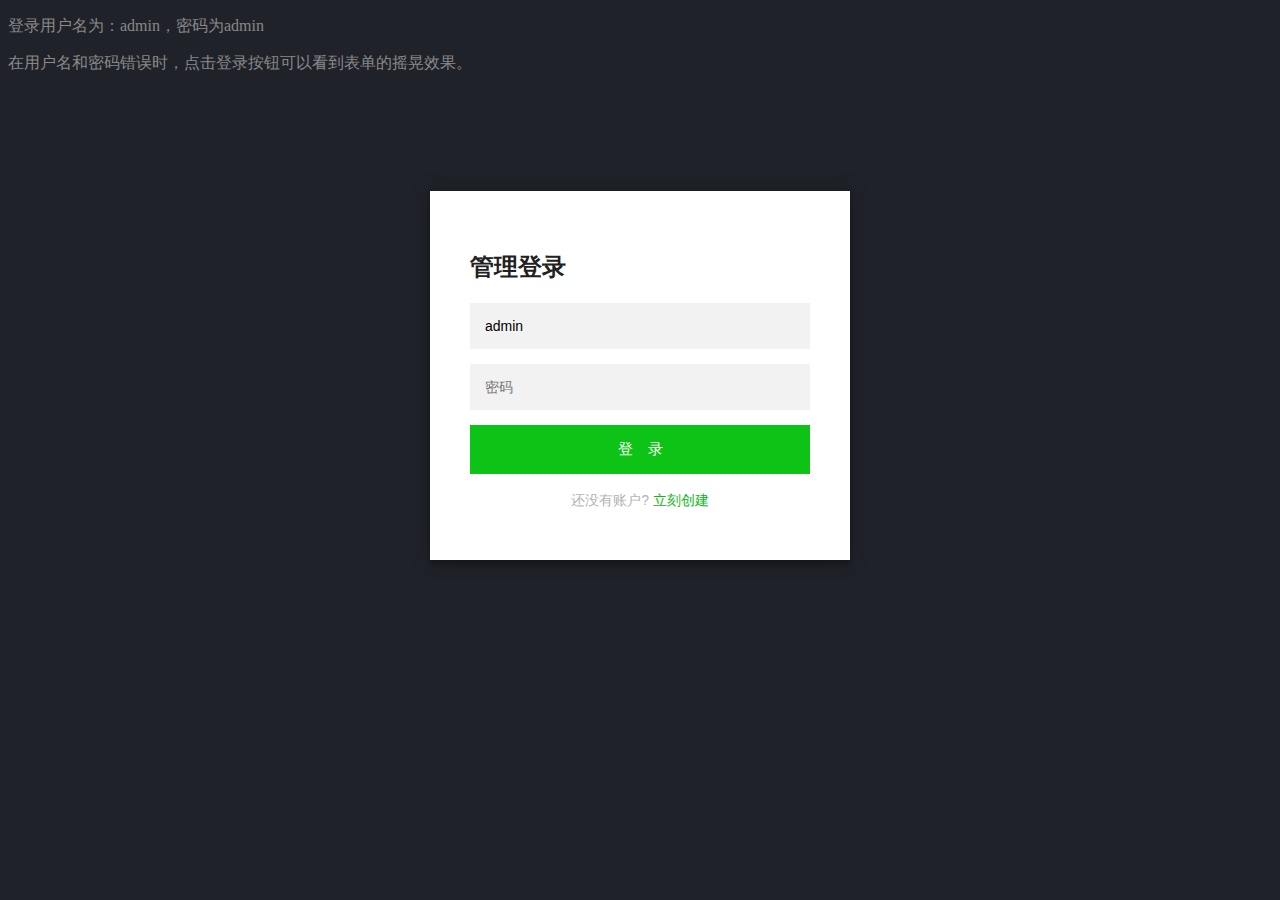
<file: src/main/webapp/layui/login.html>
<!DOCTYPE html>
<html lang="zh">
<head>
<meta charset="UTF-8">
<meta http-equiv="X-UA-Compatible" content="IE=edge,chrome=1">
<meta name="viewport" content="width=device-width, initial-scale=1.0">
<title>带摇晃特效的扁平风格登录注册表单界面</title>
<link rel="stylesheet" type="text/css" href="css/login.css">
</head>
<body>
<p class="center">登录用户名为：admin，密码为admin</p>
<p class="center">在用户名和密码错误时，点击登录按钮可以看到表单的摇晃效果。</p>
<div id="wrapper" class="login-page">
<div id="login_form" class="form">
<form class="register-form">
<input type="text" placeholder="用户名" value="admin" id="r_user_name" />
<input type="password" placeholder="密码" id="r_password" />
<input type="text" placeholder="电子邮件" id="r_emial" />
<button id="create">创建账户</button>
<p class="message">已经有了一个账户? <a href="#">立刻登录</a></p>
</form>
<form class="login-form">
 <h2>管理登录</h2>
<input type="text" placeholder="用户名" value="admin" id="user_name" />
<input type="password" placeholder="密码" id="password" />
<button id="login">登　录</button>
<p class="message">还没有账户? <a href="#">立刻创建</a></p>
</form>
</div>
</div>

<script src="js/jquery.min.js"></script>
<script type="text/javascript">
	function check_login()
	{
	 var name=$("#user_name").val();
	 var pass=$("#password").val();
	 if(name=="admin" && pass=="hehui")
	 {
	  alert("登录成功！");
	  $("#user_name").val("");
	  $("#password").val("");
       $(location).attr('href', 'index.html');
	 }
	 else
	 {
	  $("#login_form").removeClass('shake_effect');  
	  setTimeout(function()
	  {
	   $("#login_form").addClass('shake_effect')
	  },1);  
	 }
	}
	function check_register(){
		var name = $("#r_user_name").val();
		var pass = $("#r_password").val();
		var email = $("r_email").val();
		if(name!="" && pass=="" && email != "")
		 {
		  alert("注册成功！");
		  $("#user_name").val("");
		  $("#password").val("");
		 }
		 else
		 {
		  $("#login_form").removeClass('shake_effect');  
		  setTimeout(function()
		  {
		   $("#login_form").addClass('shake_effect')
		  },1);  
		 }
	}
	$(function(){
		$("#create").click(function(){
			check_register();
			return false;
		})
		$("#login").click(function(){
			check_login();
			return false;
		})
		$('.message a').click(function () {
		    $('form').animate({
		        height: 'toggle',
		        opacity: 'toggle'
		    }, 'slow');
		});
	})
	</script>
</body>
</html>
</file>
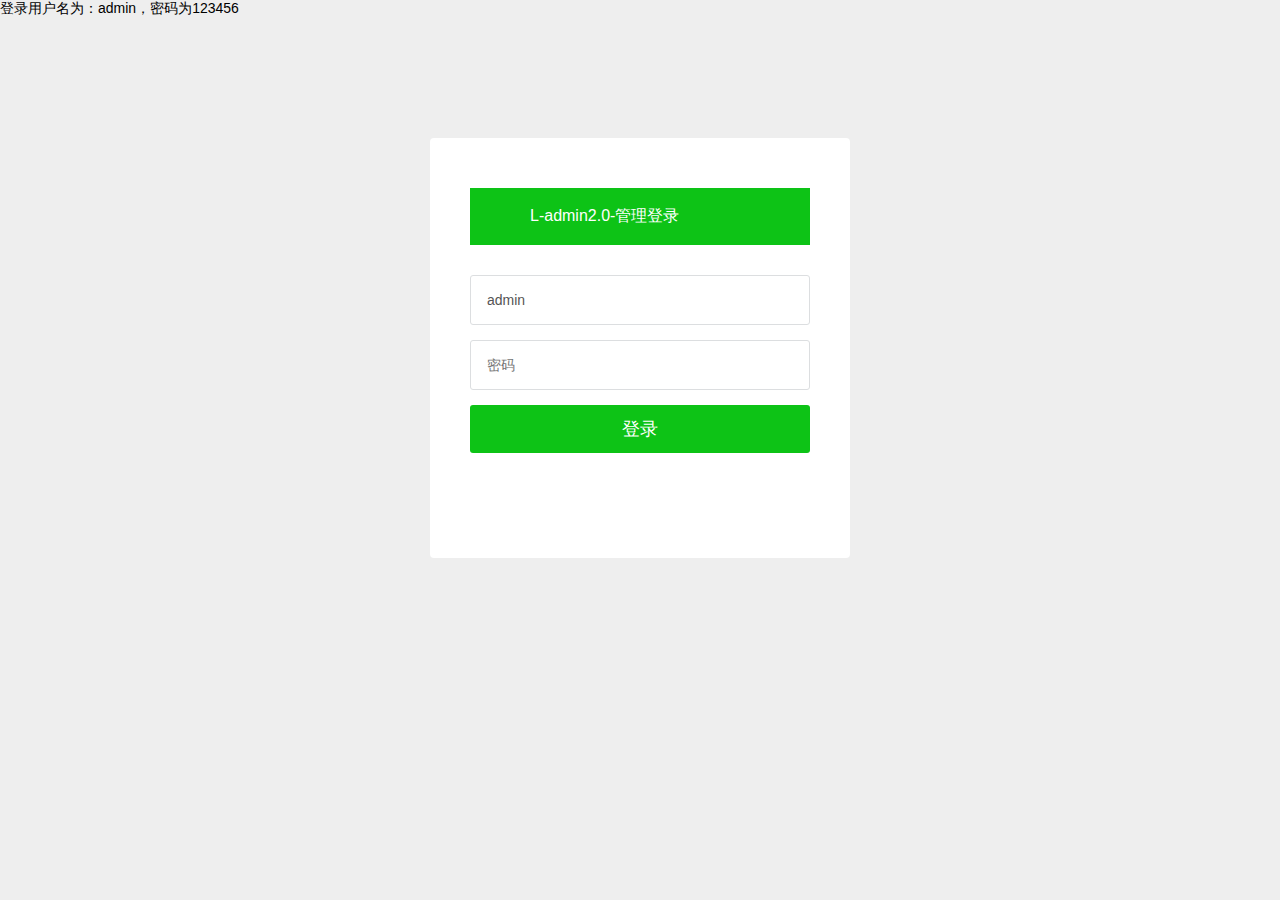
<file: src/main/webapp/layui/login2.html>
<!doctype html>
<html lang="en">
<head>
	<meta charset="UTF-8">
	<title>后台登录-X-admin2.0</title>
	<meta name="renderer" content="webkit|ie-comp|ie-stand">
    <meta http-equiv="X-UA-Compatible" content="IE=edge,chrome=1">
    <meta name="viewport" content="width=device-width,user-scalable=yes, minimum-scale=0.4, initial-scale=0.8,target-densitydpi=low-dpi" />
    <meta http-equiv="Cache-Control" content="no-siteapp" />

    <link rel="shortcut icon" href="/favicon.ico" type="image/x-icon" />
    <link rel="stylesheet" href="css/font.css">
	<link rel="stylesheet" href="css/xadmin.css">
	
    <script src="js/jquery.min.js"></script>
    <script src="lib/layui/layui.js" charset="utf-8"></script>
    <script type="text/javascript" src="js/xadmin.js"></script>

</head>
<body class="login-bg">
<p class="center">登录用户名为：admin，密码为123456</p>
    <div class="login layui-anim layui-anim-up">
        <div class="message">L-admin2.0-管理登录</div>
        <div id="darkbannerwrap"></div>
        
        <form method="post" class="layui-form" >
            <input name="username" placeholder="用户名"  type="text" lay-verify="required" class="layui-input" value="admin">
            <hr class="hr15">
            <input name="password" lay-verify="required" placeholder="密码"  type="password" class="layui-input">
            <hr class="hr15">
            <input value="登录" style="background:#0dc316;" lay-submit lay-filter="login" style="width:100%;" type="submit">
            <hr class="hr20" >
        </form>
    </div>
    
    
    
    

    <script>
        $(function  () {
            layui.use('form', function(){
              var form = layui.form;
              // layer.msg('玩命卖萌中', function(){
              //   //关闭后的操作
              //   });
              //监听提交
              form.on('submit(login)', function(data){
                // alert(888)
                layer.msg(JSON.stringify(data.field),function(){
                    location.href='index.html'
                });
                return false;
              });
            });
        })

        
    </script>

    
    <!-- 底部结束 -->
</body>
</html>
</file>
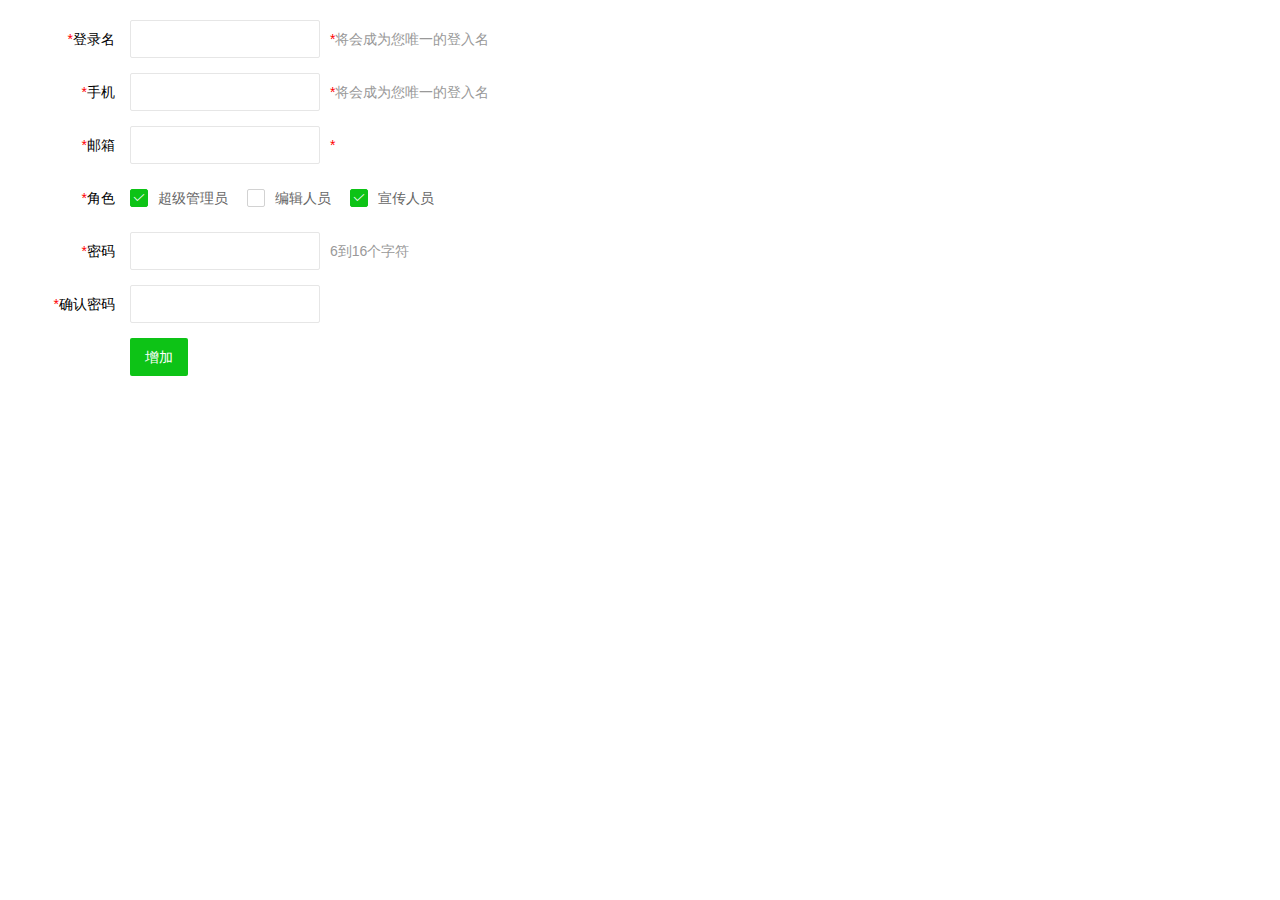
<file: src/main/webapp/layui/html/admin-add.html>
<!DOCTYPE html>
<html>
  
  <head>
    <meta charset="UTF-8">
    <title>欢迎页面-L-admin1.0</title>
    <meta name="renderer" content="webkit">
    <meta http-equiv="X-UA-Compatible" content="IE=edge,chrome=1">
    <meta name="viewport" content="width=device-width,user-scalable=yes, minimum-scale=0.4, initial-scale=0.8,target-densitydpi=low-dpi" />
    <link rel="shortcut icon" href="/favicon.ico" type="image/x-icon" />
    <link rel="stylesheet" href="../css/font.css">
    <link rel="stylesheet" href="../css/xadmin.css">
    <script src="../js/jquery.min.js"></script>
    <script type="text/javascript" src="../lib/layui/layui.js" charset="utf-8"></script>
    <script type="text/javascript" src="../js/xadmin.js"></script>
    <!-- 让IE8/9支持媒体查询，从而兼容栅格 -->
    <!--[if lt IE 9]>
      <script src="https://cdn.staticfile.org/html5shiv/r29/html5.min.js"></script>
      <script src="https://cdn.staticfile.org/respond.js/1.4.2/respond.min.js"></script>
    <![endif]-->
  </head>
  
  <body>
    <div class="x-body">
        <form class="layui-form">
          <div class="layui-form-item">
              <label for="username" class="layui-form-label">
                  <span class="x-red">*</span>登录名
              </label>
              <div class="layui-input-inline">
                  <input type="text" id="username" name="username" required lay-verify="required"
                  autocomplete="off" class="layui-input">
              </div>
              <div class="layui-form-mid layui-word-aux">
                  <span class="x-red">*</span>将会成为您唯一的登入名
              </div>
          </div>
          <div class="layui-form-item">
              <label for="phone" class="layui-form-label">
                  <span class="x-red">*</span>手机
              </label>
              <div class="layui-input-inline">
                  <input type="text" id="phone" name="phone" required lay-verify="phone"
                  autocomplete="off" class="layui-input">
              </div>
              <div class="layui-form-mid layui-word-aux">
                  <span class="x-red">*</span>将会成为您唯一的登入名
              </div>
          </div>
          <div class="layui-form-item">
              <label for="L_email" class="layui-form-label">
                  <span class="x-red">*</span>邮箱
              </label>
              <div class="layui-input-inline">
                  <input type="text" id="L_email" name="email" required lay-verify="email"
                  autocomplete="off" class="layui-input">
              </div>
              <div class="layui-form-mid layui-word-aux">
                  <span class="x-red">*</span>
              </div>
          </div>
          <div class="layui-form-item">
              <label class="layui-form-label"><span class="x-red">*</span>角色</label>
              <div class="layui-input-block">
                <input type="checkbox" name="like1[write]" lay-skin="primary" title="超级管理员" checked="">
                <input type="checkbox" name="like1[read]" lay-skin="primary" title="编辑人员">
                <input type="checkbox" name="like1[write]" lay-skin="primary" title="宣传人员" checked="">
              </div>
          </div>
          <div class="layui-form-item">
              <label for="L_pass" class="layui-form-label">
                  <span class="x-red">*</span>密码
              </label>
              <div class="layui-input-inline">
                  <input type="password" id="L_pass" name="pass" required lay-verify="pass"
                  autocomplete="off" class="layui-input">
              </div>
              <div class="layui-form-mid layui-word-aux">
                  6到16个字符
              </div>
          </div>
          <div class="layui-form-item">
              <label for="L_repass" class="layui-form-label">
                  <span class="x-red">*</span>确认密码
              </label>
              <div class="layui-input-inline">
                  <input type="password" id="L_repass" name="repass" required lay-verify="repass"
                  autocomplete="off" class="layui-input">
              </div>
          </div>
          <div class="layui-form-item">
              <label for="L_repass" class="layui-form-label">
              </label>
              <button  class="layui-btn" lay-filter="add" lay-submit="">
                  增加
              </button>
          </div>
      </form>
    </div>
    <script>
        layui.use(['form','layer'], function(){
            $ = layui.jquery;
          var form = layui.form
          ,layer = layui.layer;
        
          //自定义验证规则
          form.verify({
            nikename: function(value){
              if(value.length < 5){
                return '昵称至少得5个字符啊';
              }
            }
            ,pass: [/(.+){6,12}$/, '密码必须6到12位']
            ,repass: function(value){
                if($('#L_pass').val()!=$('#L_repass').val()){
                    return '两次密码不一致';
                }
            }
          });

          //监听提交
          form.on('submit(add)', function(data){
            console.log(data);
            //发异步，把数据提交给php
            layer.alert("增加成功", {icon: 6},function () {
                // 获得frame索引
                var index = parent.layer.getFrameIndex(window.name);
                //关闭当前frame
                parent.layer.close(index);
            });
            return false;
          });
          
          
        });
    </script>
  </body>

</html>
</file>
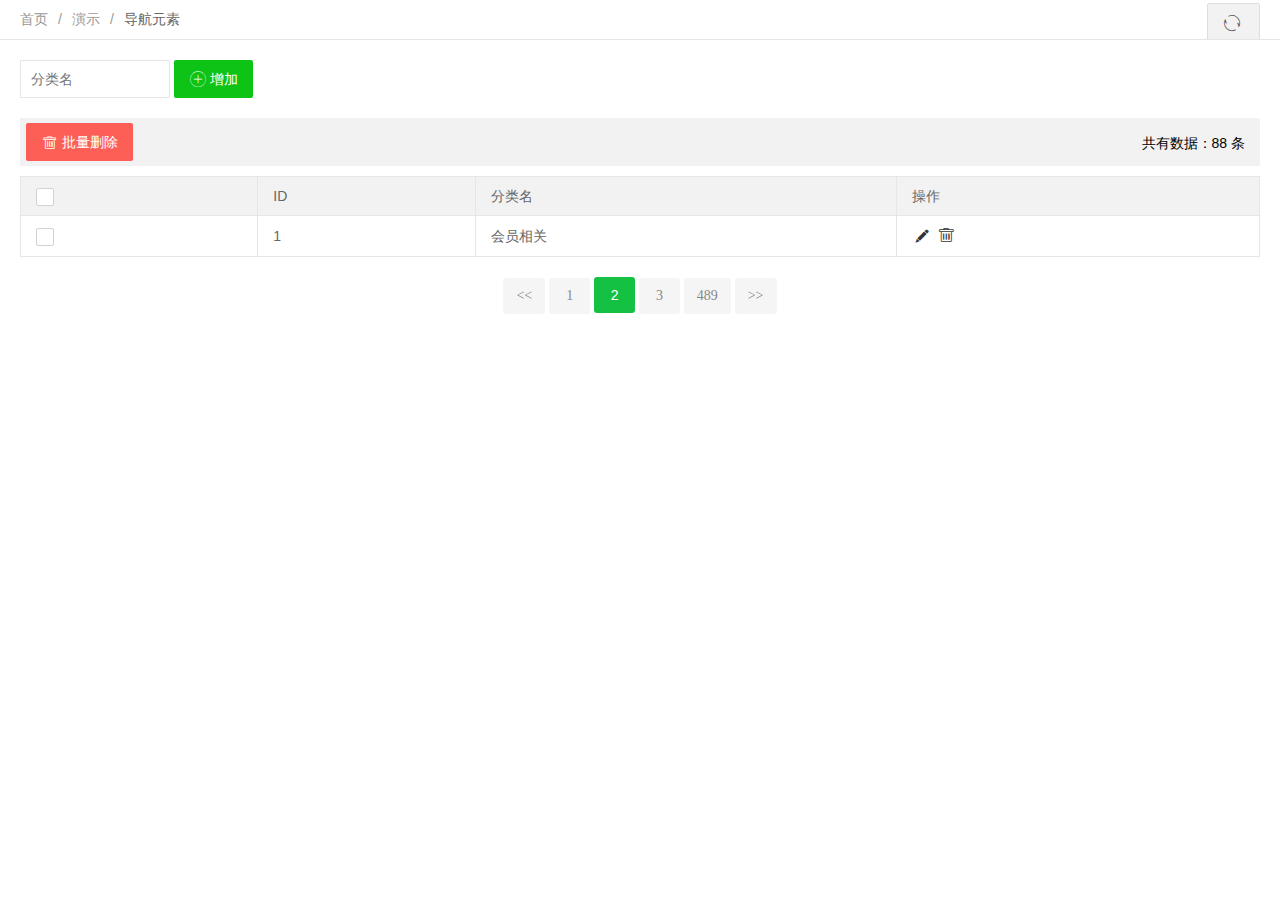
<file: src/main/webapp/layui/html/admin-cate.html>
<!DOCTYPE html>
<html>
  
  <head>
    <meta charset="UTF-8">
    <title>欢迎页面-L-admin1.0</title>
    <meta name="renderer" content="webkit">
    <meta http-equiv="X-UA-Compatible" content="IE=edge,chrome=1">
    <meta name="viewport" content="width=device-width,user-scalable=yes, minimum-scale=0.4, initial-scale=0.8,target-densitydpi=low-dpi" />
    <link rel="shortcut icon" href="/favicon.ico" type="image/x-icon" />
    <link rel="stylesheet" href="../css/font.css">
    <link rel="stylesheet" href="../css/xadmin.css">
    <script src="../js/jquery.min.js"></script>
    <script type="text/javascript" src="../lib/layui/layui.js" charset="utf-8"></script>
    <script type="text/javascript" src="../js/xadmin.js"></script>
    <!-- 让IE8/9支持媒体查询，从而兼容栅格 -->
    <!--[if lt IE 9]>
      <script src="https://cdn.staticfile.org/html5shiv/r29/html5.min.js"></script>
      <script src="https://cdn.staticfile.org/respond.js/1.4.2/respond.min.js"></script>
    <![endif]-->
  </head>
  
  <body>
    <div class="x-nav">
      <span class="layui-breadcrumb">
        <a href="">首页</a>
        <a href="">演示</a>
        <a>
          <cite>导航元素</cite></a>
      </span>
      <a class="layui-btn layui-btn-primary layui-btn-small" style="line-height:1.6em;margin-top:3px;float:right" href="javascript:location.replace(location.href);" title="刷新">
        <i class="layui-icon" style="line-height:38px">ဂ</i></a>
    </div>
    <div class="x-body">
      <div class="layui-row">
        <form class="layui-form layui-col-md12 x-so layui-form-pane">
          <input class="layui-input" placeholder="分类名" name="cate_name">
          <button class="layui-btn"  lay-submit="" lay-filter="sreach"><i class="layui-icon"></i>增加</button>
        </form>
      </div>
      <xblock>
        <button class="layui-btn layui-btn-danger" onclick="delAll()"><i class="layui-icon"></i>批量删除</button>
        <span class="x-right" style="line-height:40px">共有数据：88 条</span>
      </xblock>
      <table class="layui-table">
        <thead>
          <tr>
            <th>
              <div class="layui-unselect header layui-form-checkbox" lay-skin="primary"><i class="layui-icon">&#xe605;</i></div>
            </th>
            <th>ID</th>
            <th>分类名</th>
            <th>操作</th>
        </thead>
        <tbody>
          <tr>
            <td>
              <div class="layui-unselect layui-form-checkbox" lay-skin="primary" data-id='2'><i class="layui-icon">&#xe605;</i></div>
            </td>
            <td>1</td>
            <td>会员相关</td>
            <td class="td-manage">
              <a title="编辑"  onclick="x_admin_show('编辑','admin-edit.html')" href="javascript:;">
                <i class="layui-icon">&#xe642;</i>
              </a>
              <a title="删除" onclick="member_del(this,'要删除的id')" href="javascript:;">
                <i class="layui-icon">&#xe640;</i>
              </a>
            </td>
          </tr>
        </tbody>
      </table>
      <div class="page">
        <div>
          <a class="prev" href="">&lt;&lt;</a>
          <a class="num" href="">1</a>
          <span class="current">2</span>
          <a class="num" href="">3</a>
          <a class="num" href="">489</a>
          <a class="next" href="">&gt;&gt;</a>
        </div>
      </div>

    </div>
    <script>
      layui.use('laydate', function(){
        var laydate = layui.laydate;
        
        //执行一个laydate实例
        laydate.render({
          elem: '#start' //指定元素
        });

        //执行一个laydate实例
        laydate.render({
          elem: '#end' //指定元素
        });
      });

       /*用户-停用*/
      function member_stop(obj,id){
          layer.confirm('确认要停用吗？',function(index){

              if($(obj).attr('title')=='启用'){

                //发异步把用户状态进行更改
                $(obj).attr('title','停用')
                $(obj).find('i').html('&#xe62f;');

                $(obj).parents("tr").find(".td-status").find('span').addClass('layui-btn-disabled').html('已停用');
                layer.msg('已停用!',{icon: 5,time:1000});

              }else{
                $(obj).attr('title','启用')
                $(obj).find('i').html('&#xe601;');

                $(obj).parents("tr").find(".td-status").find('span').removeClass('layui-btn-disabled').html('已启用');
                layer.msg('已启用!',{icon: 5,time:1000});
              }
              
          });
      }

      /*用户-删除*/
      function member_del(obj,id){
          layer.confirm('确认要删除吗？',function(index){
              //发异步删除数据
              $(obj).parents("tr").remove();
              layer.msg('已删除!',{icon:1,time:1000});
          });
      }



      function delAll (argument) {

        var data = tableCheck.getData();
  
        layer.confirm('确认要删除吗？'+data,function(index){
            //捉到所有被选中的，发异步进行删除
            layer.msg('删除成功', {icon: 1});
            $(".layui-form-checked").not('.header').parents('tr').remove();
        });
      }
    </script>
  </body>

</html>
</file>
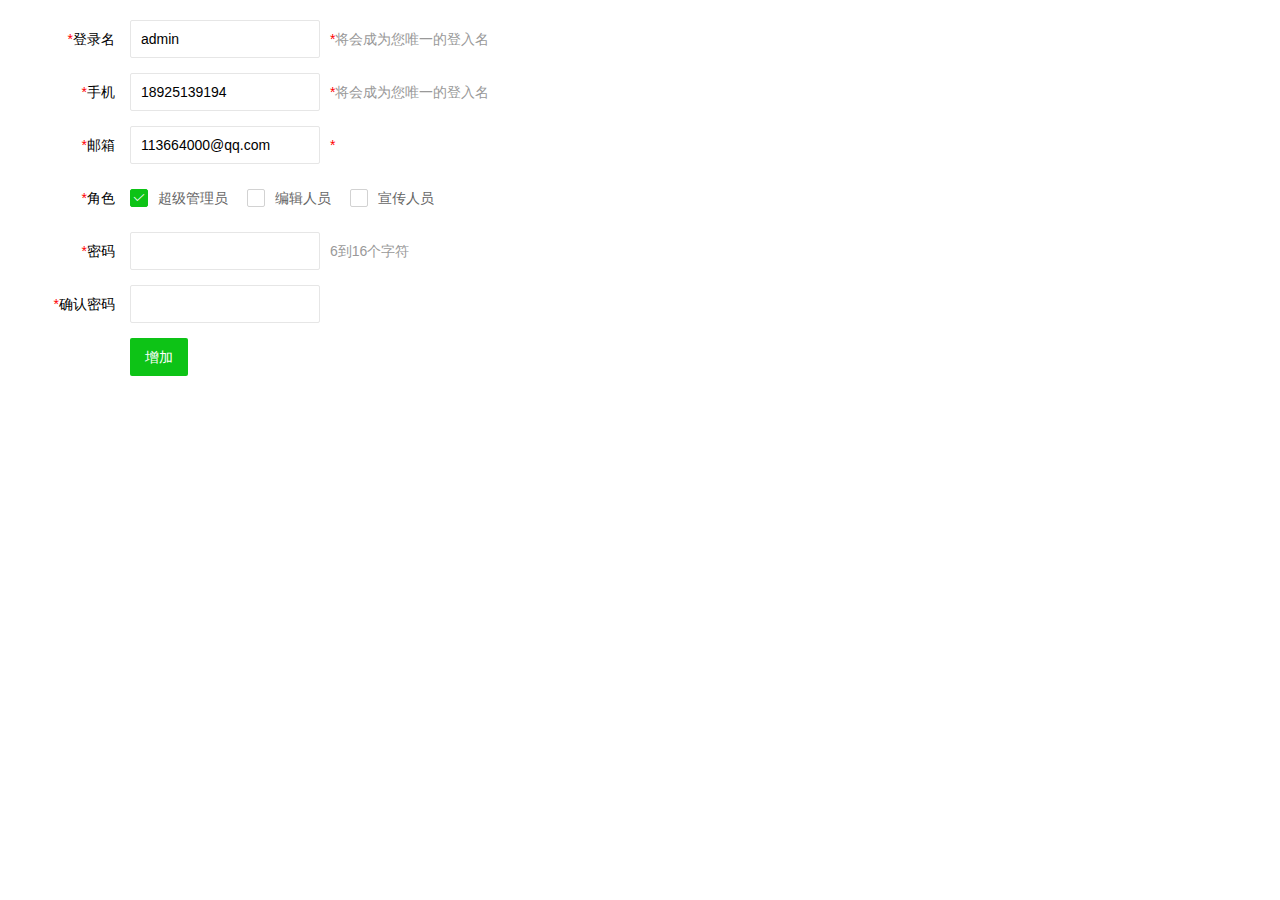
<file: src/main/webapp/layui/html/admin-edit.html>
<!DOCTYPE html>
<html>
  
  <head>
    <meta charset="UTF-8">
    <title>欢迎页面-L-admin1.0</title>
    <meta name="renderer" content="webkit">
    <meta http-equiv="X-UA-Compatible" content="IE=edge,chrome=1">
    <meta name="viewport" content="width=device-width,user-scalable=yes, minimum-scale=0.4, initial-scale=0.8,target-densitydpi=low-dpi" />
    <link rel="shortcut icon" href="/favicon.ico" type="image/x-icon" />
    <link rel="stylesheet" href="../css/font.css">
    <link rel="stylesheet" href="../css/xadmin.css">
    <script src="../js/jquery.min.js"></script>
    <script type="text/javascript" src="../lib/layui/layui.js" charset="utf-8"></script>
    <script type="text/javascript" src="../js/xadmin.js"></script>
    <!-- 让IE8/9支持媒体查询，从而兼容栅格 -->
    <!--[if lt IE 9]>
      <script src="https://cdn.staticfile.org/html5shiv/r29/html5.min.js"></script>
      <script src="https://cdn.staticfile.org/respond.js/1.4.2/respond.min.js"></script>
    <![endif]-->
  </head>
  
  <body>
    <div class="x-body">
        <form class="layui-form">
          <div class="layui-form-item">
              <label for="username" class="layui-form-label">
                  <span class="x-red">*</span>登录名
              </label>
              <div class="layui-input-inline">
                  <input type="text" id="username" name="username" required lay-verify="required"
                  autocomplete="off" value="admin" class="layui-input">
              </div>
              <div class="layui-form-mid layui-word-aux">
                  <span class="x-red">*</span>将会成为您唯一的登入名
              </div>
          </div>
          <div class="layui-form-item">
              <label for="phone" class="layui-form-label">
                  <span class="x-red">*</span>手机
              </label>
              <div class="layui-input-inline">
                  <input type="text" value="18925139194" id="phone" name="phone" required lay-verify="phone"
                  autocomplete="off" class="layui-input">
              </div>
              <div class="layui-form-mid layui-word-aux">
                  <span class="x-red">*</span>将会成为您唯一的登入名
              </div>
          </div>
          <div class="layui-form-item">
              <label for="L_email" class="layui-form-label">
                  <span class="x-red">*</span>邮箱
              </label>
              <div class="layui-input-inline">
                  <input type="text" value="113664000@qq.com" id="L_email" name="email" required lay-verify="email"
                  autocomplete="off" class="layui-input">
              </div>
              <div class="layui-form-mid layui-word-aux">
                  <span class="x-red">*</span>
              </div>
          </div>
          <div class="layui-form-item">
              <label class="layui-form-label"><span class="x-red">*</span>角色</label>
              <div class="layui-input-block">
                <input type="checkbox" name="like1[write]" lay-skin="primary" title="超级管理员" checked="">
                <input type="checkbox" name="like1[read]" lay-skin="primary" title="编辑人员">
                <input type="checkbox" name="like1[write]" lay-skin="primary" title="宣传人员" >
              </div>
          </div>
          <div class="layui-form-item">
              <label for="L_pass" class="layui-form-label">
                  <span class="x-red">*</span>密码
              </label>
              <div class="layui-input-inline">
                  <input type="password" id="L_pass" name="pass" required lay-verify="pass"
                  autocomplete="off" class="layui-input">
              </div>
              <div class="layui-form-mid layui-word-aux">
                  6到16个字符
              </div>
          </div>
          <div class="layui-form-item">
              <label for="L_repass" class="layui-form-label">
                  <span class="x-red">*</span>确认密码
              </label>
              <div class="layui-input-inline">
                  <input type="password" id="L_repass" name="repass" required lay-verify="repass"
                  autocomplete="off" class="layui-input">
              </div>
          </div>
          <div class="layui-form-item">
              <label for="L_repass" class="layui-form-label">
              </label>
              <button  class="layui-btn" lay-filter="add" lay-submit="">
                  增加
              </button>
          </div>
      </form>
    </div>
    <script>
        layui.use(['form','layer'], function(){
            $ = layui.jquery;
          var form = layui.form
          ,layer = layui.layer;
        
          //自定义验证规则
          form.verify({
            nikename: function(value){
              if(value.length < 5){
                return '昵称至少得5个字符啊';
              }
            }
            ,pass: [/(.+){6,12}$/, '密码必须6到12位']
            ,repass: function(value){
                if($('#L_pass').val()!=$('#L_repass').val()){
                    return '两次密码不一致';
                }
            }
          });

          //监听提交
          form.on('submit(add)', function(data){
            console.log(data);
            //发异步，把数据提交给php
            layer.alert("增加成功", {icon: 6},function () {
                // 获得frame索引
                var index = parent.layer.getFrameIndex(window.name);
                //关闭当前frame
                parent.layer.close(index);
            });
            return false;
          });
          
          
        });
    </script>
  </body>

</html>
</file>
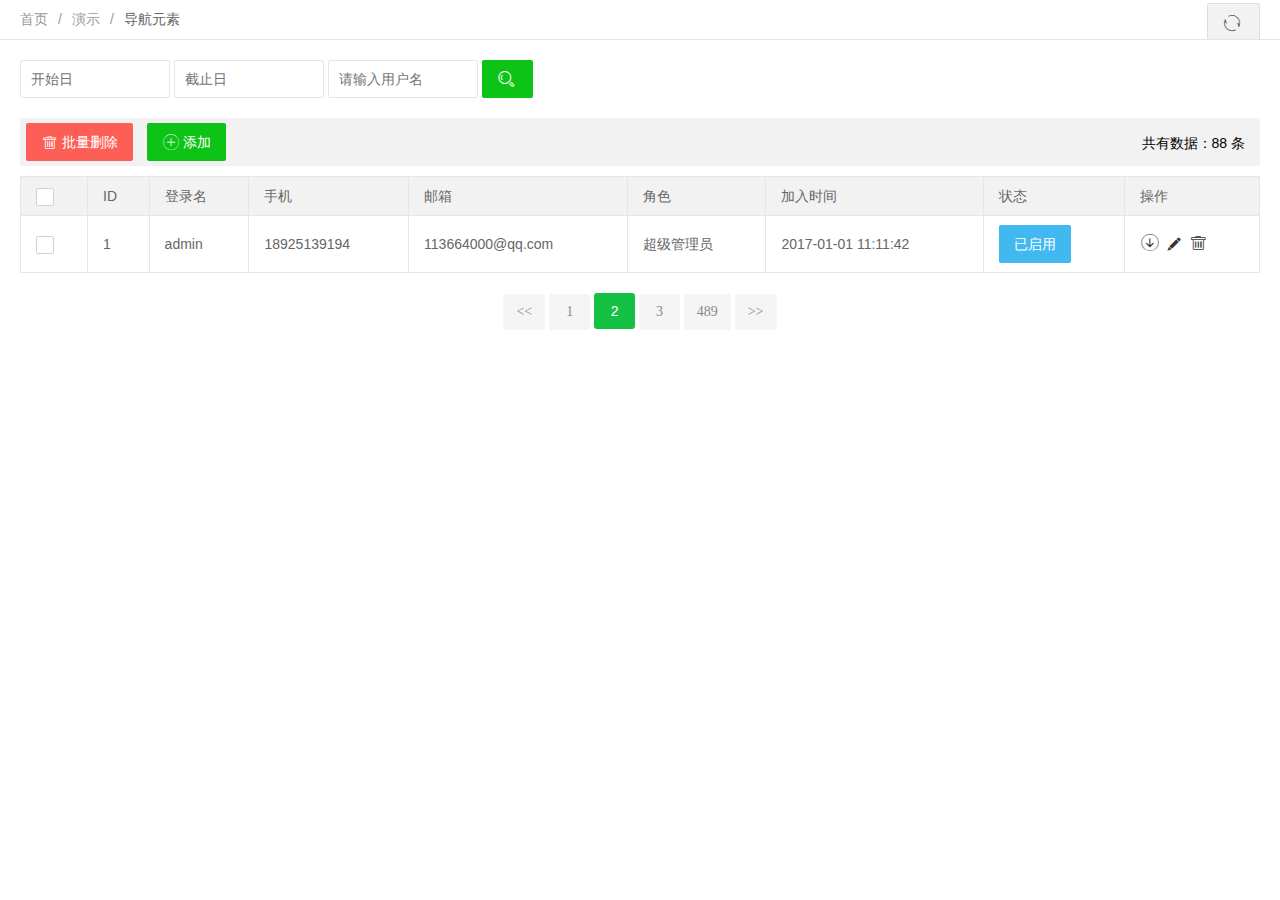
<file: src/main/webapp/layui/html/admin-list.html>
<!DOCTYPE html>
<html>
  
  <head>
    <meta charset="UTF-8">
    <title>欢迎页面-L-admin1.0</title>
    <meta name="renderer" content="webkit">
    <meta http-equiv="X-UA-Compatible" content="IE=edge,chrome=1">
    <meta name="viewport" content="width=device-width,user-scalable=yes, minimum-scale=0.4, initial-scale=0.8,target-densitydpi=low-dpi" />
    <link rel="shortcut icon" href="/favicon.ico" type="image/x-icon" />
    <link rel="stylesheet" href="../css/font.css">
    <link rel="stylesheet" href="../css/xadmin.css">
    <script src="../js/jquery.min.js"></script>
    <script type="text/javascript" src="../lib/layui/layui.js" charset="utf-8"></script>
    <script type="text/javascript" src="../js/xadmin.js"></script>
    <!-- 让IE8/9支持媒体查询，从而兼容栅格 -->
    <!--[if lt IE 9]>
      <script src="https://cdn.staticfile.org/html5shiv/r29/html5.min.js"></script>
      <script src="https://cdn.staticfile.org/respond.js/1.4.2/respond.min.js"></script>
    <![endif]-->
  </head>
  
  <body>
    <div class="x-nav">
      <span class="layui-breadcrumb">
        <a href="">首页</a>
        <a href="">演示</a>
        <a>
          <cite>导航元素</cite></a>
      </span>
      <a class="layui-btn layui-btn-primary layui-btn-small" style="line-height:1.6em;margin-top:3px;float:right" href="javascript:location.replace(location.href);" title="刷新">
        <i class="layui-icon" style="line-height:38px">ဂ</i></a>
    </div>
    <div class="x-body">
      <div class="layui-row">
        <form class="layui-form layui-col-md12 x-so">
          <input class="layui-input" placeholder="开始日" name="start" id="start">
          <input class="layui-input" placeholder="截止日" name="end" id="end">
          <input type="text" name="username"  placeholder="请输入用户名" autocomplete="off" class="layui-input">
          <button class="layui-btn"  lay-submit="" lay-filter="sreach"><i class="layui-icon">&#xe615;</i></button>
        </form>
      </div>
      <xblock>
        <button class="layui-btn layui-btn-danger" onclick="delAll()"><i class="layui-icon"></i>批量删除</button>
        <button class="layui-btn" onclick="x_admin_show('添加用户','./admin-add.html')"><i class="layui-icon"></i>添加</button>
        <span class="x-right" style="line-height:40px">共有数据：88 条</span>
      </xblock>
      <table class="layui-table">
        <thead>
          <tr>
            <th>
              <div class="layui-unselect header layui-form-checkbox" lay-skin="primary"><i class="layui-icon">&#xe605;</i></div>
            </th>
            <th>ID</th>
            <th>登录名</th>
            <th>手机</th>
            <th>邮箱</th>
            <th>角色</th>
            <th>加入时间</th>
            <th>状态</th>
            <th>操作</th>
        </thead>
        <tbody>
          <tr>
            <td>
              <div class="layui-unselect layui-form-checkbox" lay-skin="primary" data-id='2'><i class="layui-icon">&#xe605;</i></div>
            </td>
            <td>1</td>
            <td>admin</td>
            <td>18925139194</td>
            <td>113664000@qq.com</td>
            <td>超级管理员</td>
            <td>2017-01-01 11:11:42</td>
            <td class="td-status">
              <span class="layui-btn layui-btn-normal layui-btn-mini">已启用</span></td>
            <td class="td-manage">
              <a onclick="member_stop(this,'10001')" href="javascript:;"  title="启用">
                <i class="layui-icon">&#xe601;</i>
              </a>
              <a title="编辑"  onclick="x_admin_show('编辑','admin-edit.html')" href="javascript:;">
                <i class="layui-icon">&#xe642;</i>
              </a>
              <a title="删除" onclick="member_del(this,'要删除的id')" href="javascript:;">
                <i class="layui-icon">&#xe640;</i>
              </a>
            </td>
          </tr>
        </tbody>
      </table>
      <div class="page">
        <div>
          <a class="prev" href="">&lt;&lt;</a>
          <a class="num" href="">1</a>
          <span class="current">2</span>
          <a class="num" href="">3</a>
          <a class="num" href="">489</a>
          <a class="next" href="">&gt;&gt;</a>
        </div>
      </div>

    </div>
    <script>
      layui.use('laydate', function(){
        var laydate = layui.laydate;
        
        //执行一个laydate实例
        laydate.render({
          elem: '#start' //指定元素
        });

        //执行一个laydate实例
        laydate.render({
          elem: '#end' //指定元素
        });
      });

       /*用户-停用*/
      function member_stop(obj,id){
          layer.confirm('确认要停用吗？',function(index){

              if($(obj).attr('title')=='启用'){

                //发异步把用户状态进行更改
                $(obj).attr('title','停用')
                $(obj).find('i').html('&#xe62f;');

                $(obj).parents("tr").find(".td-status").find('span').addClass('layui-btn-disabled').html('已停用');
                layer.msg('已停用!',{icon: 5,time:1000});

              }else{
                $(obj).attr('title','启用')
                $(obj).find('i').html('&#xe601;');

                $(obj).parents("tr").find(".td-status").find('span').removeClass('layui-btn-disabled').html('已启用');
                layer.msg('已启用!',{icon: 5,time:1000});
              }
              
          });
      }

      /*用户-删除*/
      function member_del(obj,id){
          layer.confirm('确认要删除吗？',function(index){
              //发异步删除数据
              $(obj).parents("tr").remove();
              layer.msg('已删除!',{icon:1,time:1000});
          });
      }



      function delAll (argument) {

        var data = tableCheck.getData();
  
        layer.confirm('确认要删除吗？'+data,function(index){
            //捉到所有被选中的，发异步进行删除
            layer.msg('删除成功', {icon: 1});
            $(".layui-form-checked").not('.header').parents('tr').remove();
        });
      }
    </script>
  </body>

</html>
</file>
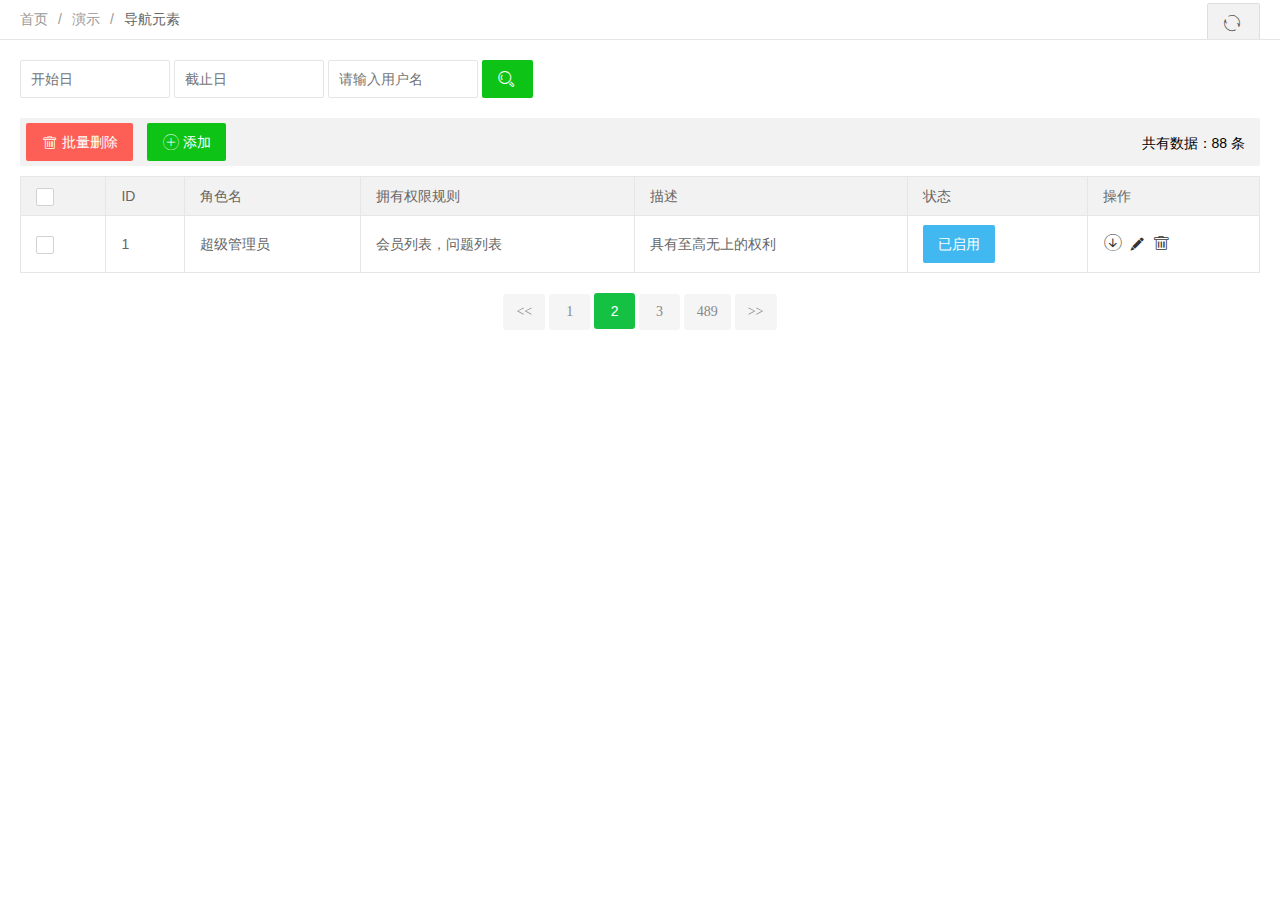
<file: src/main/webapp/layui/html/admin-role.html>
<!DOCTYPE html>
<html>
  
  <head>
    <meta charset="UTF-8">
    <title>欢迎页面-L-admin1.0</title>
    <meta name="renderer" content="webkit">
    <meta http-equiv="X-UA-Compatible" content="IE=edge,chrome=1">
    <meta name="viewport" content="width=device-width,user-scalable=yes, minimum-scale=0.4, initial-scale=0.8,target-densitydpi=low-dpi" />
    <link rel="shortcut icon" href="/favicon.ico" type="image/x-icon" />
    <link rel="stylesheet" href="../css/font.css">
    <link rel="stylesheet" href="../css/xadmin.css">
    <script src="../js/jquery.min.js"></script>
    <script type="text/javascript" src="../lib/layui/layui.js" charset="utf-8"></script>
    <script type="text/javascript" src="../js/xadmin.js"></script>
    <!-- 让IE8/9支持媒体查询，从而兼容栅格 -->
    <!--[if lt IE 9]>
      <script src="https://cdn.staticfile.org/html5shiv/r29/html5.min.js"></script>
      <script src="https://cdn.staticfile.org/respond.js/1.4.2/respond.min.js"></script>
    <![endif]-->
  </head>
  
  <body>
    <div class="x-nav">
      <span class="layui-breadcrumb">
        <a href="">首页</a>
        <a href="">演示</a>
        <a>
          <cite>导航元素</cite></a>
      </span>
      <a class="layui-btn layui-btn-primary layui-btn-small" style="line-height:1.6em;margin-top:3px;float:right" href="javascript:location.replace(location.href);" title="刷新">
        <i class="layui-icon" style="line-height:38px">ဂ</i></a>
    </div>
    <div class="x-body">
      <div class="layui-row">
        <form class="layui-form layui-col-md12 x-so">
          <input class="layui-input" placeholder="开始日" name="start" id="start">
          <input class="layui-input" placeholder="截止日" name="end" id="end">
          <input type="text" name="username"  placeholder="请输入用户名" autocomplete="off" class="layui-input">
          <button class="layui-btn"  lay-submit="" lay-filter="sreach"><i class="layui-icon">&#xe615;</i></button>
        </form>
      </div>
      <xblock>
        <button class="layui-btn layui-btn-danger" onclick="delAll()"><i class="layui-icon"></i>批量删除</button>
        <button class="layui-btn" onclick="x_admin_show('添加用户','role-add.html')"><i class="layui-icon"></i>添加</button>
        <span class="x-right" style="line-height:40px">共有数据：88 条</span>
      </xblock>
      <table class="layui-table">
        <thead>
          <tr>
            <th>
              <div class="layui-unselect header layui-form-checkbox" lay-skin="primary"><i class="layui-icon">&#xe605;</i></div>
            </th>
            <th>ID</th>
            <th>角色名</th>
            <th>拥有权限规则</th>
            <th>描述</th>
            <th>状态</th>
            <th>操作</th>
        </thead>
        <tbody>
          <tr>
            <td>
              <div class="layui-unselect layui-form-checkbox" lay-skin="primary" data-id='2'><i class="layui-icon">&#xe605;</i></div>
            </td>
            <td>1</td>
            <td>超级管理员</td>
            <td>会员列表，问题列表</td>
            <td>具有至高无上的权利</td>
            <td class="td-status">
              <span class="layui-btn layui-btn-normal layui-btn-mini">已启用</span></td>
            <td class="td-manage">
              <a onclick="member_stop(this,'10001')" href="javascript:;"  title="启用">
                <i class="layui-icon">&#xe601;</i>
              </a>
              <a title="编辑"  onclick="x_admin_show('编辑','role-add.html')" href="javascript:;">
                <i class="layui-icon">&#xe642;</i>
              </a>
              <a title="删除" onclick="member_del(this,'要删除的id')" href="javascript:;">
                <i class="layui-icon">&#xe640;</i>
              </a>
            </td>
          </tr>
        </tbody>
      </table>
      <div class="page">
        <div>
          <a class="prev" href="">&lt;&lt;</a>
          <a class="num" href="">1</a>
          <span class="current">2</span>
          <a class="num" href="">3</a>
          <a class="num" href="">489</a>
          <a class="next" href="">&gt;&gt;</a>
        </div>
      </div>

    </div>
    <script>
      layui.use('laydate', function(){
        var laydate = layui.laydate;
        
        //执行一个laydate实例
        laydate.render({
          elem: '#start' //指定元素
        });

        //执行一个laydate实例
        laydate.render({
          elem: '#end' //指定元素
        });
      });

       /*用户-停用*/
      function member_stop(obj,id){
          layer.confirm('确认要停用吗？',function(index){

              if($(obj).attr('title')=='启用'){

                //发异步把用户状态进行更改
                $(obj).attr('title','停用')
                $(obj).find('i').html('&#xe62f;');

                $(obj).parents("tr").find(".td-status").find('span').addClass('layui-btn-disabled').html('已停用');
                layer.msg('已停用!',{icon: 5,time:1000});

              }else{
                $(obj).attr('title','启用')
                $(obj).find('i').html('&#xe601;');

                $(obj).parents("tr").find(".td-status").find('span').removeClass('layui-btn-disabled').html('已启用');
                layer.msg('已启用!',{icon: 5,time:1000});
              }
              
          });
      }

      /*用户-删除*/
      function member_del(obj,id){
          layer.confirm('确认要删除吗？',function(index){
              //发异步删除数据
              $(obj).parents("tr").remove();
              layer.msg('已删除!',{icon:1,time:1000});
          });
      }



      function delAll (argument) {

        var data = tableCheck.getData();
  
        layer.confirm('确认要删除吗？'+data,function(index){
            //捉到所有被选中的，发异步进行删除
            layer.msg('删除成功', {icon: 1});
            $(".layui-form-checked").not('.header').parents('tr').remove();
        });
      }
    </script>
  </body>

</html>
</file>
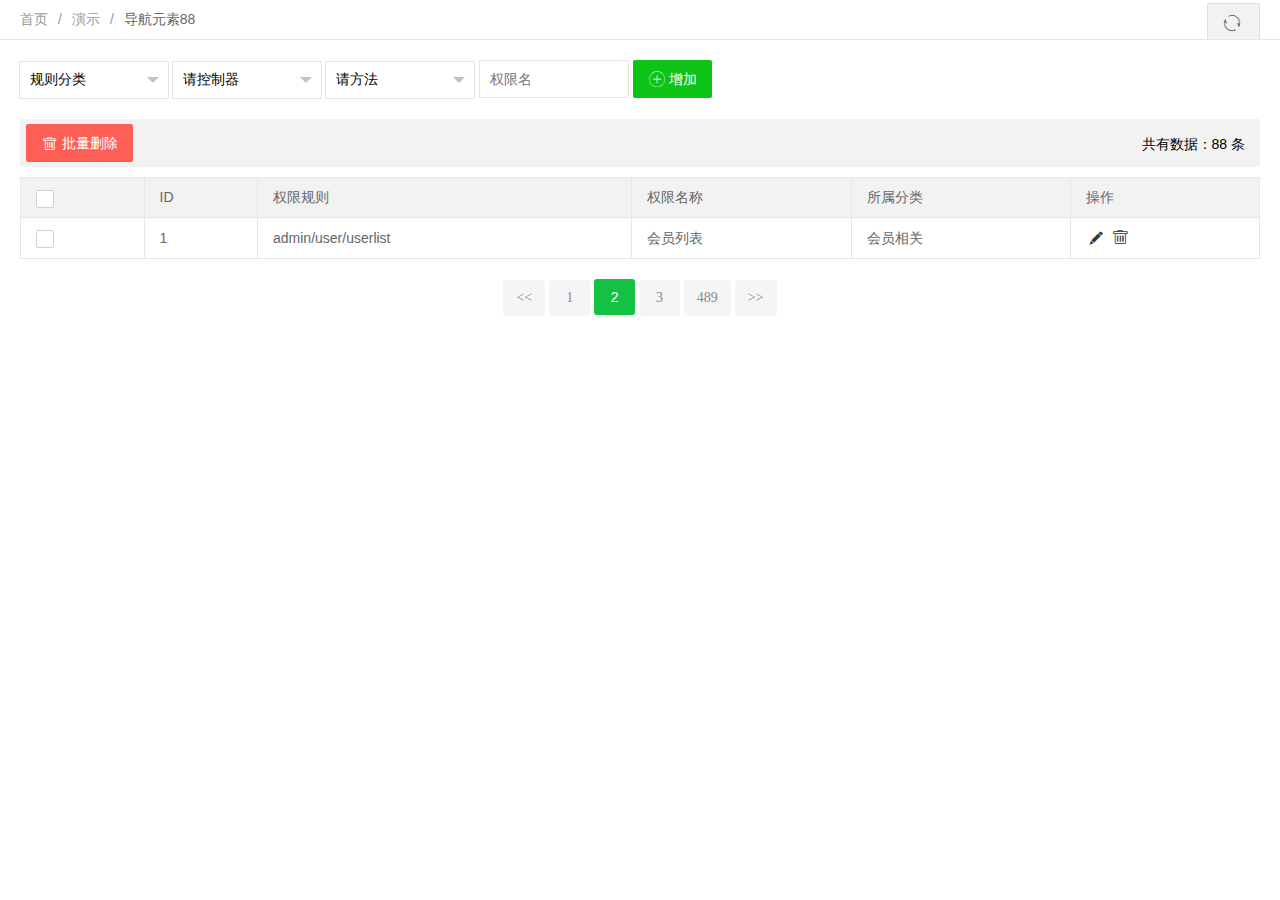
<file: src/main/webapp/layui/html/admin-rule.html>
<!DOCTYPE html>
<html>
  
  <head>
    <meta charset="UTF-8">
    <title>欢迎页面-L-admin1.0</title>
    <meta name="renderer" content="webkit">
    <meta http-equiv="X-UA-Compatible" content="IE=edge,chrome=1">
    <meta name="viewport" content="width=device-width,user-scalable=yes, minimum-scale=0.4, initial-scale=0.8,target-densitydpi=low-dpi" />
    <link rel="shortcut icon" href="/favicon.ico" type="image/x-icon" />
    <link rel="stylesheet" href="../css/font.css">
    <link rel="stylesheet" href="../css/xadmin.css">
    <script src="../js/jquery.min.js"></script>
    <script type="text/javascript" src="../lib/layui/layui.js" charset="utf-8"></script>
    <script type="text/javascript" src="../js/xadmin.js"></script>
    <!-- 让IE8/9支持媒体查询，从而兼容栅格 -->
    <!--[if lt IE 9]>
      <script src="https://cdn.staticfile.org/html5shiv/r29/html5.min.js"></script>
      <script src="https://cdn.staticfile.org/respond.js/1.4.2/respond.min.js"></script>
    <![endif]-->
  </head>
  
  <body>
    <div class="x-nav">
      <span class="layui-breadcrumb">
        <a href="">首页</a>
        <a href="">演示</a>
        <a>
          <cite>导航元素88</cite></a>
      </span>
      <a class="layui-btn layui-btn-primary layui-btn-small" style="line-height:1.6em;margin-top:3px;float:right" href="javascript:location.replace(location.href);" title="刷新">
        <i class="layui-icon" style="line-height:38px">ဂ</i></a>
    </div>
    <div class="x-body">
      <div class="layui-row">
        <form class="layui-form layui-col-md12 x-so layui-form-pane">
          <div class="layui-input-inline">
            <select name="cateid">
              <option>规则分类</option>
              <option>文章</option>
              <option>会员</option>
              <option>权限</option>
            </select>
          </div>
          <div class="layui-input-inline">
            <select name="contrller">
              <option>请控制器</option>
              <option>Index</option>
              <option>Goods</option>
              <option>Cate</option>
            </select>
          </div>
          <div class="layui-input-inline">
            <select name="action">
              <option>请方法</option>
              <option>add</option>
              <option>login</option>
              <option>checklogin</option>
            </select>
          </div>
          <input class="layui-input" placeholder="权限名" name="cate_name" >
          <button class="layui-btn"  lay-submit="" lay-filter="sreach"><i class="layui-icon"></i>增加</button>
        </form>
      </div>
      <xblock>
        <button class="layui-btn layui-btn-danger" onclick="delAll()"><i class="layui-icon"></i>批量删除</button>
        <span class="x-right" style="line-height:40px">共有数据：88 条</span>
      </xblock>
      <table class="layui-table">
        <thead>
          <tr>
            <th>
              <div class="layui-unselect header layui-form-checkbox" lay-skin="primary"><i class="layui-icon">&#xe605;</i></div>
            </th>
            <th>ID</th>
            <th>权限规则</th>
            <th>权限名称</th>
            <th>所属分类</th>
            <th>操作</th>
        </thead>
        <tbody>
          <tr>
            <td>
              <div class="layui-unselect layui-form-checkbox" lay-skin="primary" data-id='2'><i class="layui-icon">&#xe605;</i></div>
            </td>
            <td>1</td>
            <td>admin/user/userlist</td>
            <td>会员列表</td>
            <td>会员相关</td>
            <td class="td-manage">
              <a title="编辑"  onclick="x_admin_show('编辑','xxx.html')" href="javascript:;">
                <i class="layui-icon">&#xe642;</i>
              </a>
              <a title="删除" onclick="member_del(this,'要删除的id')" href="javascript:;">
                <i class="layui-icon">&#xe640;</i>
              </a>
            </td>
          </tr>
        </tbody>
      </table>
      <div class="page">
        <div>
          <a class="prev" href="">&lt;&lt;</a>
          <a class="num" href="">1</a>
          <span class="current">2</span>
          <a class="num" href="">3</a>
          <a class="num" href="">489</a>
          <a class="next" href="">&gt;&gt;</a>
        </div>
      </div>

    </div>
    <script>
      layui.use('laydate', function(){
        var laydate = layui.laydate;

        
        
        //执行一个laydate实例
        laydate.render({
          elem: '#start' //指定元素
        });

        //执行一个laydate实例
        laydate.render({
          elem: '#end' //指定元素
        });
      });

       /*用户-停用*/
      function member_stop(obj,id){
          layer.confirm('确认要停用吗？',function(index){

              if($(obj).attr('title')=='启用'){

                //发异步把用户状态进行更改
                $(obj).attr('title','停用')
                $(obj).find('i').html('&#xe62f;');

                $(obj).parents("tr").find(".td-status").find('span').addClass('layui-btn-disabled').html('已停用');
                layer.msg('已停用!',{icon: 5,time:1000});

              }else{
                $(obj).attr('title','启用')
                $(obj).find('i').html('&#xe601;');

                $(obj).parents("tr").find(".td-status").find('span').removeClass('layui-btn-disabled').html('已启用');
                layer.msg('已启用!',{icon: 5,time:1000});
              }
              
          });
      }

      /*用户-删除*/
      function member_del(obj,id){
          layer.confirm('确认要删除吗？',function(index){
              //发异步删除数据
              $(obj).parents("tr").remove();
              layer.msg('已删除!',{icon:1,time:1000});
          });
      }



      function delAll (argument) {

        var data = tableCheck.getData();
  
        layer.confirm('确认要删除吗？'+data,function(index){
            //捉到所有被选中的，发异步进行删除
            layer.msg('删除成功', {icon: 1});
            $(".layui-form-checked").not('.header').parents('tr').remove();
        });
      }
    </script>
  </body>

</html>
</file>
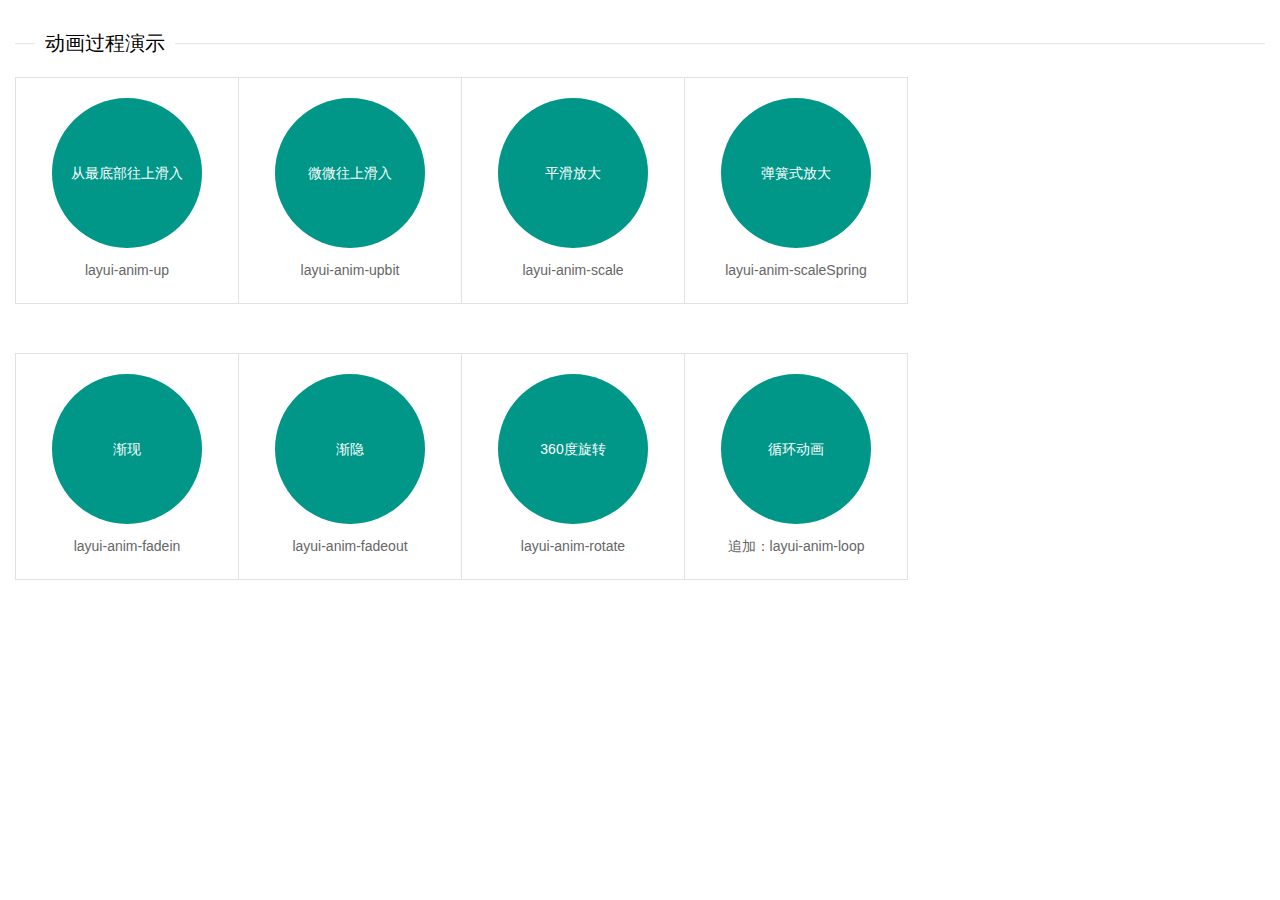
<file: src/main/webapp/layui/html/anim.html>
<!DOCTYPE html>
<html>
  
  <head>
    <meta charset="UTF-8">
    <title>欢迎页面-L-admin1.0</title>
    <meta name="renderer" content="webkit">
    <meta http-equiv="X-UA-Compatible" content="IE=edge,chrome=1">
    <meta name="viewport" content="width=device-width,user-scalable=yes, minimum-scale=0.4, initial-scale=0.8,target-densitydpi=low-dpi" />
    <link rel="shortcut icon" href="/favicon.ico" type="image/x-icon" />
    <link rel="stylesheet" href="../css/font.css">
    <link rel="stylesheet" type="text/css" href="../lib/layui/css/layui.css">
    <link rel="stylesheet" type="text/css" href="../lib/layui/css/global.css">
    <style>
.site-doc-icon li{width: 222px;}
.site-doc-icon li .layui-anim{width: 150px; height: 150px; line-height: 150px; margin: 0 auto 10px; text-align: center; background-color: #009688; cursor: pointer; color: #fff; border-radius: 50%;}
</style>
    <script src="../js/jquery.min.js"></script>
	<script src="../lib/layui/layui.js"></script>
    <script type="text/javascript" src="../js/xadmin.js"></script>
    <!-- 让IE8/9支持媒体查询，从而兼容栅格 -->
    <!--[if lt IE 9]>
      <script src="https://cdn.staticfile.org/html5shiv/r29/html5.min.js"></script>
      <script src="https://cdn.staticfile.org/respond.js/1.4.2/respond.min.js"></script>
    <![endif]-->
  </head>
  
  <body class="layui-fluid">
  <fieldset class="layui-elem-field layui-field-title mar-t30" >
  <legend>动画过程演示</legend>
</fieldset>
 
<ul class="site-doc-icon site-doc-anim">
  <li>
    <div class="layui-anim" data-anim="layui-anim-up">从最底部往上滑入</div>
    <div class="code">layui-anim-up</div>
  </li>
  <li>
    <div class="layui-anim" data-anim="layui-anim-upbit">微微往上滑入</div>
    <div class="code">layui-anim-upbit</div>
  </li>
  <li>
    <div class="layui-anim" data-anim="layui-anim-scale">平滑放大</div>
    <div class="code">layui-anim-scale</div>
  </li>
   <li>
    <div class="layui-anim" data-anim="layui-anim-scaleSpring">弹簧式放大</div>
    <div class="code">layui-anim-scaleSpring</div>
  </li>
</ul>
<ul class="site-doc-icon site-doc-anim">
  <li>
    <div class="layui-anim" data-anim="layui-anim-fadein">渐现</div>
    <div class="code">layui-anim-fadein</div>
  </li>
  <li>
    <div class="layui-anim" data-anim="layui-anim-fadeout">渐隐</div>
    <div class="code">layui-anim-fadeout</div>
  </li>
  <li>
    <div class="layui-anim" data-anim="layui-anim-rotate">360度旋转</div>
    <div class="code">layui-anim-rotate</div>
  </li>
  <li>
    <div class="layui-anim" data-anim="layui-anim-rotate layui-anim-loop">循环动画</div>
    <div class="code">追加：layui-anim-loop</div>
  </li>
</ul>          
               
          
<script src="../lib/layui/layui.js"></script>
<!-- 注意：如果你直接复制所有代码到本地，上述js路径需要改成你本地的 -->
<script>
</script>
</body>


</html>
</file>
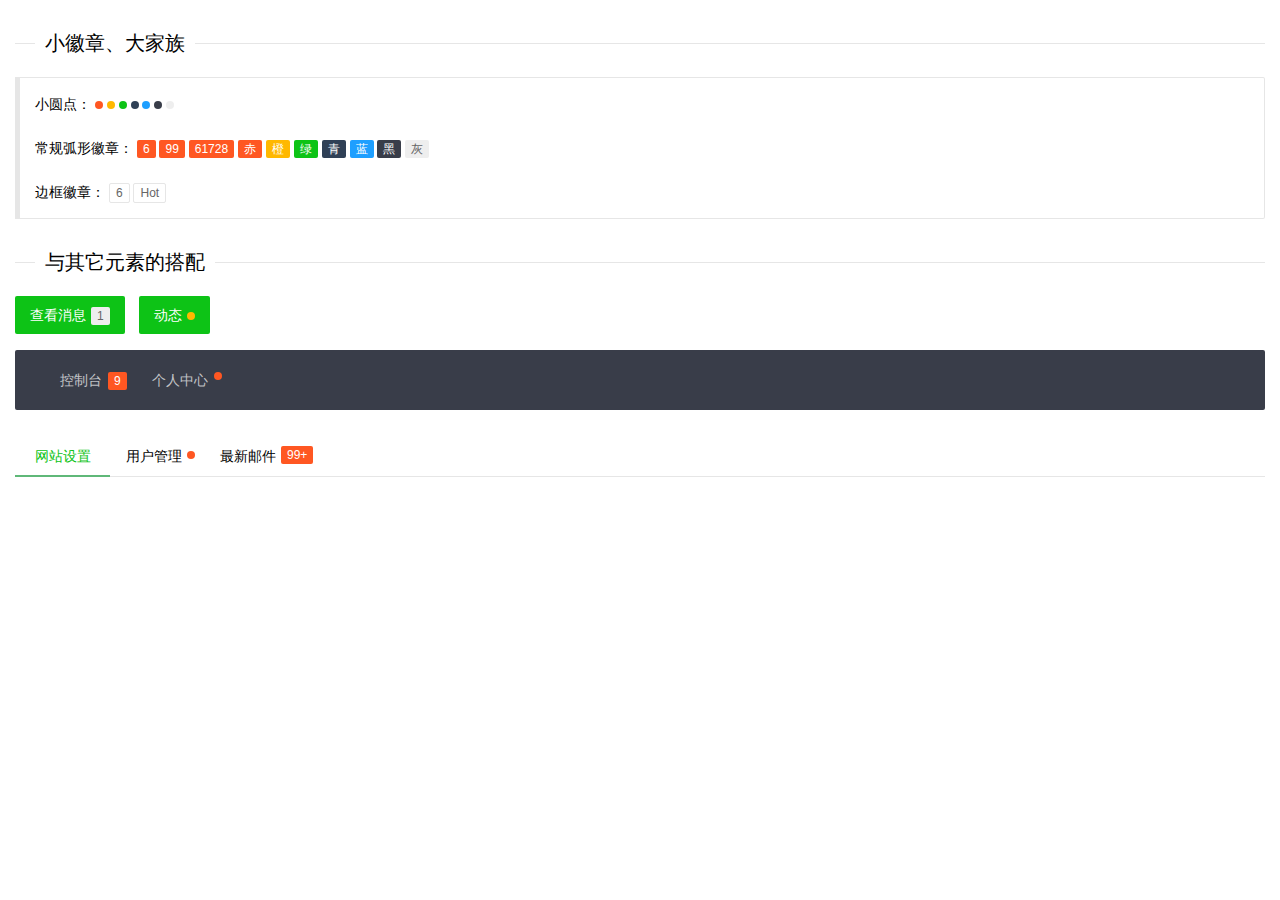
<file: src/main/webapp/layui/html/badge.html>
<!DOCTYPE html>
<html>
  
  <head>
    <meta charset="UTF-8">
    <title>欢迎页面-L-admin1.0</title>
    <meta name="renderer" content="webkit">
    <meta http-equiv="X-UA-Compatible" content="IE=edge,chrome=1">
    <meta name="viewport" content="width=device-width,user-scalable=yes, minimum-scale=0.4, initial-scale=0.8,target-densitydpi=low-dpi" />
    <link rel="shortcut icon" href="/favicon.ico" type="image/x-icon" />
    <link rel="stylesheet" href="../css/font.css">
    <link rel="stylesheet" type="text/css" href="../lib/layui/css/layui.css">
    <script src="../js/jquery.min.js"></script>
	<script src="../lib/layui/layui.js"></script>
    <script type="text/javascript" src="../js/xadmin.js"></script>
    <!-- 让IE8/9支持媒体查询，从而兼容栅格 -->
    <!--[if lt IE 9]>
      <script src="https://cdn.staticfile.org/html5shiv/r29/html5.min.js"></script>
      <script src="https://cdn.staticfile.org/respond.js/1.4.2/respond.min.js"></script>
    <![endif]-->
  </head>
  
  <body class=" layui-fluid">
  <fieldset class="layui-elem-field layui-field-title" style="margin-top: 30px;">
  <legend>小徽章、大家族</legend>
</fieldset>
   
<blockquote class="layui-elem-quote layui-quote-nm">
  小圆点：
  <span class="layui-badge-dot"></span>
  <span class="layui-badge-dot layui-bg-orange"></span>
  <span class="layui-badge-dot layui-bg-green"></span>
  <span class="layui-badge-dot layui-bg-cyan"></span>
  <span class="layui-badge-dot layui-bg-blue"></span>
  <span class="layui-badge-dot layui-bg-black"></span>
  <span class="layui-badge-dot layui-bg-gray"></span>
  
  <br><br>常规弧形徽章：
  <span class="layui-badge">6</span>
  <span class="layui-badge">99</span>
  <span class="layui-badge">61728</span>
  <span class="layui-badge">赤</span>
  <span class="layui-badge layui-bg-orange">橙</span>
  <span class="layui-badge layui-bg-green">绿</span>
  <span class="layui-badge layui-bg-cyan">青</span>
  <span class="layui-badge layui-bg-blue">蓝</span>
  <span class="layui-badge layui-bg-black">黑</span>
  <span class="layui-badge layui-bg-gray">灰</span>
  
  <br><br>边框徽章：
  <span class="layui-badge-rim">6</span>
  <span class="layui-badge-rim">Hot</span>
</blockquote> 
 
<fieldset class="layui-elem-field layui-field-title" style="margin-top: 30px;">
  <legend>与其它元素的搭配</legend>
</fieldset> 
 
<button class="layui-btn">查看消息<span class="layui-badge layui-bg-gray">1</span></button>
<button class="layui-btn">动态<span class="layui-badge-dot layui-bg-orange"></span></button>
 
<br><br>
 
<ul class="layui-nav style="" text-align:="" right;"=""> &lt;-- 小Tips：这里有没有发现，设置导航靠右对齐（或居中对齐）其实非常简单 --&gt;
  <li class="layui-nav-item">
    <a href="">控制台<span class="layui-badge">9</span></a>
  </li>
  <li class="layui-nav-item">
    <a href="">个人中心<span class="layui-badge-dot"></span></a>
  </li>
</ul>
<br>
 
<div class="layui-tab layui-tab-brief">
  <ul class="layui-tab-title">
    <li class="layui-this">网站设置</li>
    <li>用户管理<span class="layui-badge-dot"></span></li>
    <li>最新邮件<span class="layui-badge">99+</span></li>
  </ul>
  <div class="layui-tab-content"></div>
</div>
               
          
<script src="../lib/layui/layui.js"></script>
<!-- 注意：如果你直接复制所有代码到本地，上述js路径需要改成你本地的 -->
</body>


</html>
</file>
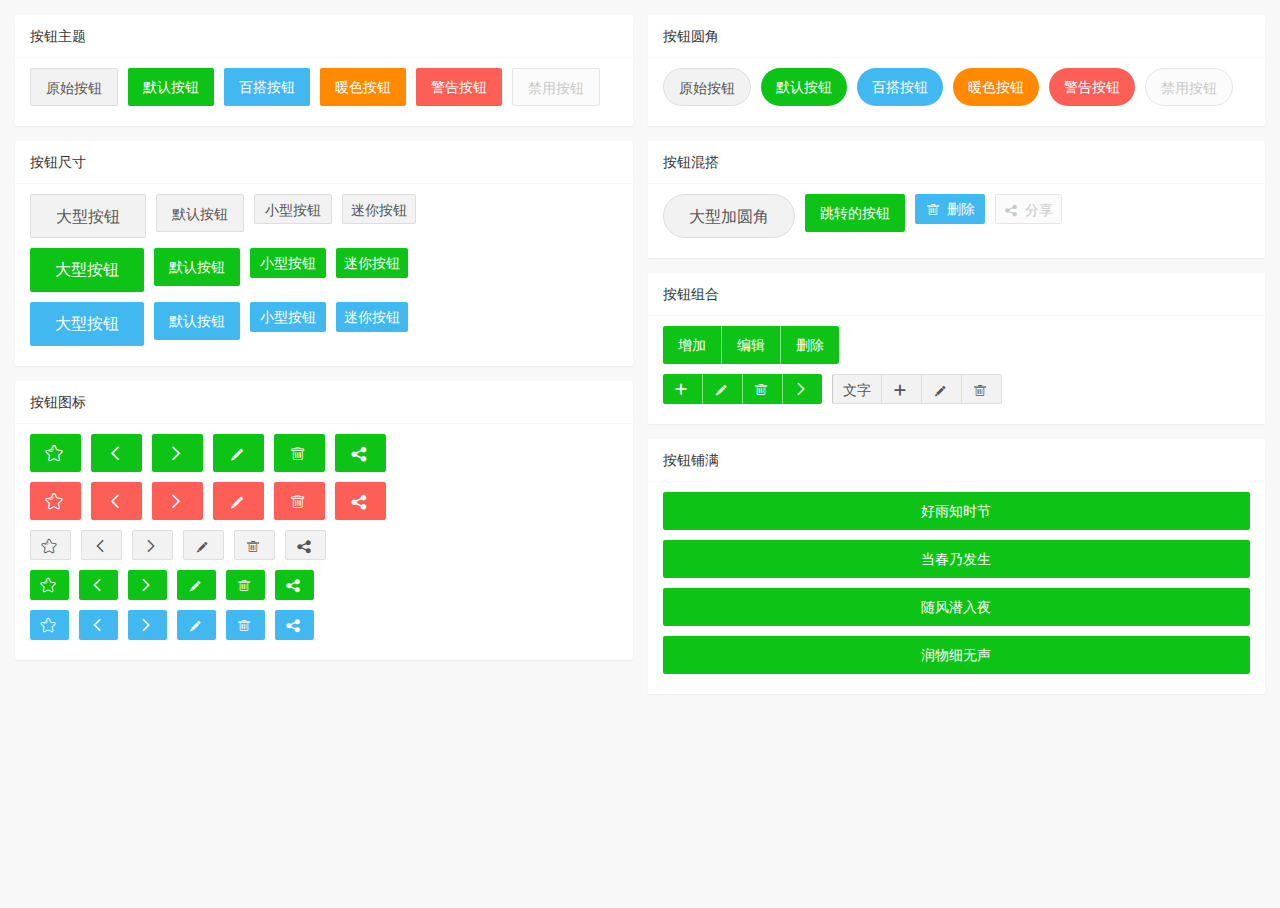
<file: src/main/webapp/layui/html/buttons.html>
<!DOCTYPE html>
<html>
  
  <head>
    <meta charset="UTF-8">
    <title>欢迎页面-L-admin1.0</title>
    <meta name="renderer" content="webkit">
    <meta http-equiv="X-UA-Compatible" content="IE=edge,chrome=1">
    <meta name="viewport" content="width=device-width,user-scalable=yes, minimum-scale=0.4, initial-scale=0.8,target-densitydpi=low-dpi" />
    <link rel="shortcut icon" href="/favicon.ico" type="image/x-icon" />
    <link rel="stylesheet" href="../css/font.css">
    <link rel="stylesheet" href="../css/xadmin.css">
    <script src="../js/jquery.min.js"></script>
	<script src="../lib/layui/layui.js"></script>
    <script type="text/javascript" src="../js/xadmin.js"></script>
    <!-- 让IE8/9支持媒体查询，从而兼容栅格 -->
    <!--[if lt IE 9]>
      <script src="https://cdn.staticfile.org/html5shiv/r29/html5.min.js"></script>
      <script src="https://cdn.staticfile.org/respond.js/1.4.2/respond.min.js"></script>
    <![endif]-->
  </head>
  
<body class="form-wrap">

  <div class="layui-fluid">
    <div class="layui-row layui-col-space15">
      <div class="layui-col-md6">
        <div class="layui-card">
          <div class="layui-card-header">按钮主题</div>
          <div class="layui-card-body">
            <div class="layui-btn-container">
              <button class="layui-btn layui-btn-primary">原始按钮</button>
              <button class="layui-btn">默认按钮</button>
              <button class="layui-btn layui-btn-normal">百搭按钮</button>
              <button class="layui-btn layui-btn-warm">暖色按钮</button>
              <button class="layui-btn layui-btn-danger">警告按钮</button>
              <button class="layui-btn layui-btn-disabled">禁用按钮</button>
            </div>
          </div>
        </div>
        <div class="layui-card">
          <div class="layui-card-header">按钮尺寸</div>
          <div class="layui-card-body">
            <div class="layui-btn-container">
              <button class="layui-btn layui-btn-primary layui-btn-lg">大型按钮</button>
              <button class="layui-btn layui-btn-primary">默认按钮</button>
              <button class="layui-btn layui-btn-primary layui-btn-sm">小型按钮</button>
              <button class="layui-btn layui-btn-primary layui-btn-xs">迷你按钮</button>
              
              <br>
              
              <button class="layui-btn layui-btn-lg">大型按钮</button>
              <button class="layui-btn">默认按钮</button>
              <button class="layui-btn layui-btn-sm">小型按钮</button>
              <button class="layui-btn layui-btn-xs">迷你按钮</button>
              
              <br>
              
              <button class="layui-btn layui-btn-lg layui-btn-normal">大型按钮</button>
              <button class="layui-btn layui-btn-normal">默认按钮</button>
              <button class="layui-btn layui-btn-sm layui-btn-normal">小型按钮</button>
              <button class="layui-btn layui-btn-xs layui-btn-normal">迷你按钮</button>
            </div>
          </div>
        </div>
        <div class="layui-card">
          <div class="layui-card-header">按钮图标</div>
          <div class="layui-card-body">
            <div class="layui-btn-container">
              <button class="layui-btn"><i class="layui-icon">&#xe600;</i></button>
              <button class="layui-btn"><i class="layui-icon">&#xe603;</i></button>
              <button class="layui-btn"><i class="layui-icon">&#xe602;</i></button>
              <button class="layui-btn"><i class="layui-icon">&#xe642;</i></button>
              <button class="layui-btn"><i class="layui-icon">&#xe640;</i></button>
              <button class="layui-btn"><i class="layui-icon">&#xe641;</i></button>
              
              <br>
              
              <button class="layui-btn layui-btn-danger"><i class="layui-icon">&#xe600;</i></button>
              <button class="layui-btn layui-btn-danger"><i class="layui-icon">&#xe603;</i></button>
              <button class="layui-btn layui-btn-danger"><i class="layui-icon">&#xe602;</i></button>
              <button class="layui-btn layui-btn-danger"><i class="layui-icon">&#xe642;</i></button>
              <button class="layui-btn layui-btn-danger"><i class="layui-icon">&#xe640;</i></button>
              <button class="layui-btn layui-btn-danger"><i class="layui-icon">&#xe641;</i></button>
              
              <br>
              
              <button class="layui-btn layui-btn-primary layui-btn-sm"><i class="layui-icon">&#xe600;</i></button>
              <button class="layui-btn layui-btn-primary layui-btn-sm"><i class="layui-icon">&#xe603;</i></button>
              <button class="layui-btn layui-btn-primary layui-btn-sm"><i class="layui-icon">&#xe602;</i></button>
              <button class="layui-btn layui-btn-primary layui-btn-sm"><i class="layui-icon">&#xe642;</i></button>
              <button class="layui-btn layui-btn-primary layui-btn-sm"><i class="layui-icon">&#xe640;</i></button>
              <button class="layui-btn layui-btn-primary layui-btn-sm"><i class="layui-icon">&#xe641;</i></button>
              
              <br>
              
              <button class="layui-btn layui-btn-sm"><i class="layui-icon">&#xe600;</i></button>
              <button class="layui-btn layui-btn-sm"><i class="layui-icon">&#xe603;</i></button>
              <button class="layui-btn layui-btn-sm"><i class="layui-icon">&#xe602;</i></button>
              <button class="layui-btn layui-btn-sm"><i class="layui-icon">&#xe642;</i></button>
              <button class="layui-btn layui-btn-sm"><i class="layui-icon">&#xe640;</i></button>
              <button class="layui-btn layui-btn-sm"><i class="layui-icon">&#xe641;</i></button>
              
              <br>
                
              <button class="layui-btn layui-btn-normal layui-btn-sm"><i class="layui-icon">&#xe600;</i></button>
              <button class="layui-btn layui-btn-normal layui-btn-sm"><i class="layui-icon">&#xe603;</i></button>
              <button class="layui-btn layui-btn-normal layui-btn-sm"><i class="layui-icon">&#xe602;</i></button>
              <button class="layui-btn layui-btn-normal layui-btn-sm"><i class="layui-icon">&#xe642;</i></button>
              <button class="layui-btn layui-btn-normal layui-btn-sm"><i class="layui-icon">&#xe640;</i></button>
              <button class="layui-btn layui-btn-normal layui-btn-sm"><i class="layui-icon">&#xe641;</i></button>
            </div>
          </div>
        </div>
      </div>
      <div class="layui-col-md6">
        <div class="layui-card">
          <div class="layui-card-header">按钮圆角</div>
          <div class="layui-card-body">
            <div class="layui-btn-container">
              <button class="layui-btn layui-btn-primary layui-btn-radius">原始按钮</button>
              <button class="layui-btn layui-btn-radius">默认按钮</button>
              <button class="layui-btn layui-btn-normal layui-btn-radius">百搭按钮</button>
              <button class="layui-btn layui-btn-warm layui-btn-radius">暖色按钮</button>
              <button class="layui-btn layui-btn-danger layui-btn-radius">警告按钮</button>
              <button class="layui-btn layui-btn-disabled layui-btn-radius">禁用按钮</button>
            </div>
          </div>
        </div>
        <div class="layui-card">
          <div class="layui-card-header">按钮混搭</div>
          <div class="layui-card-body">
            <div class="layui-btn-container">
              <button class="layui-btn layui-btn-lg layui-btn-primary layui-btn-radius">大型加圆角</button>
              <a href="http://www.layui.com/doc/element/button.html" class="layui-btn" target="_blank">跳转的按钮</a>
              <button class="layui-btn layui-btn-sm layui-btn-normal"><i class="layui-icon">&#xe640;</i> 删除</button>
              <button class="layui-btn layui-btn-xs layui-btn-disabled"><i class="layui-icon">&#xe641;</i> 分享</button>

            </div>
          </div>
        </div>
        <div class="layui-card">
          <div class="layui-card-header">按钮组合</div>
          <div class="layui-card-body">
            <div class="layui-btn-container">
              <div class="layui-btn-group">
                <button class="layui-btn">增加</button>
                <button class="layui-btn ">编辑</button>
                <button class="layui-btn">删除</button>
              </div>
            </div>
            <div class="layui-btn-container">
              <div class="layui-btn-group">
                <button class="layui-btn layui-btn-sm"><i class="layui-icon">&#xe654;</i></button>
                <button class="layui-btn layui-btn-sm"><i class="layui-icon">&#xe642;</i></button>
                <button class="layui-btn layui-btn-sm"><i class="layui-icon">&#xe640;</i></button>
                <button class="layui-btn layui-btn-sm"><i class="layui-icon">&#xe602;</i></button>
              </div>
              <div class="layui-btn-group">
                <button class="layui-btn layui-btn-primary layui-btn-sm">文字</button>
                <button class="layui-btn layui-btn-primary layui-btn-sm"><i class="layui-icon">&#xe654;</i></button>
                <button class="layui-btn layui-btn-primary layui-btn-sm"><i class="layui-icon">&#xe642;</i></button>
                <button class="layui-btn layui-btn-primary layui-btn-sm"><i class="layui-icon">&#xe640;</i></button>
              </div>
            </div>
          </div>
        </div>
        <div class="layui-card">
          <div class="layui-card-header">按钮铺满</div>
          <div class="layui-card-body">
            <div class="layui-btn-container">
              <button class="layui-btn layui-btn-fluid">好雨知时节</button>
              <button class="layui-btn layui-btn-fluid">当春乃发生</button>
              <button class="layui-btn layui-btn-fluid">随风潜入夜</button>
              <button class="layui-btn layui-btn-fluid">润物细无声</button>
            </div>
          </div>
        </div>
      </div>
      
    </div>
  </div>

  
</body>


</html>
</file>
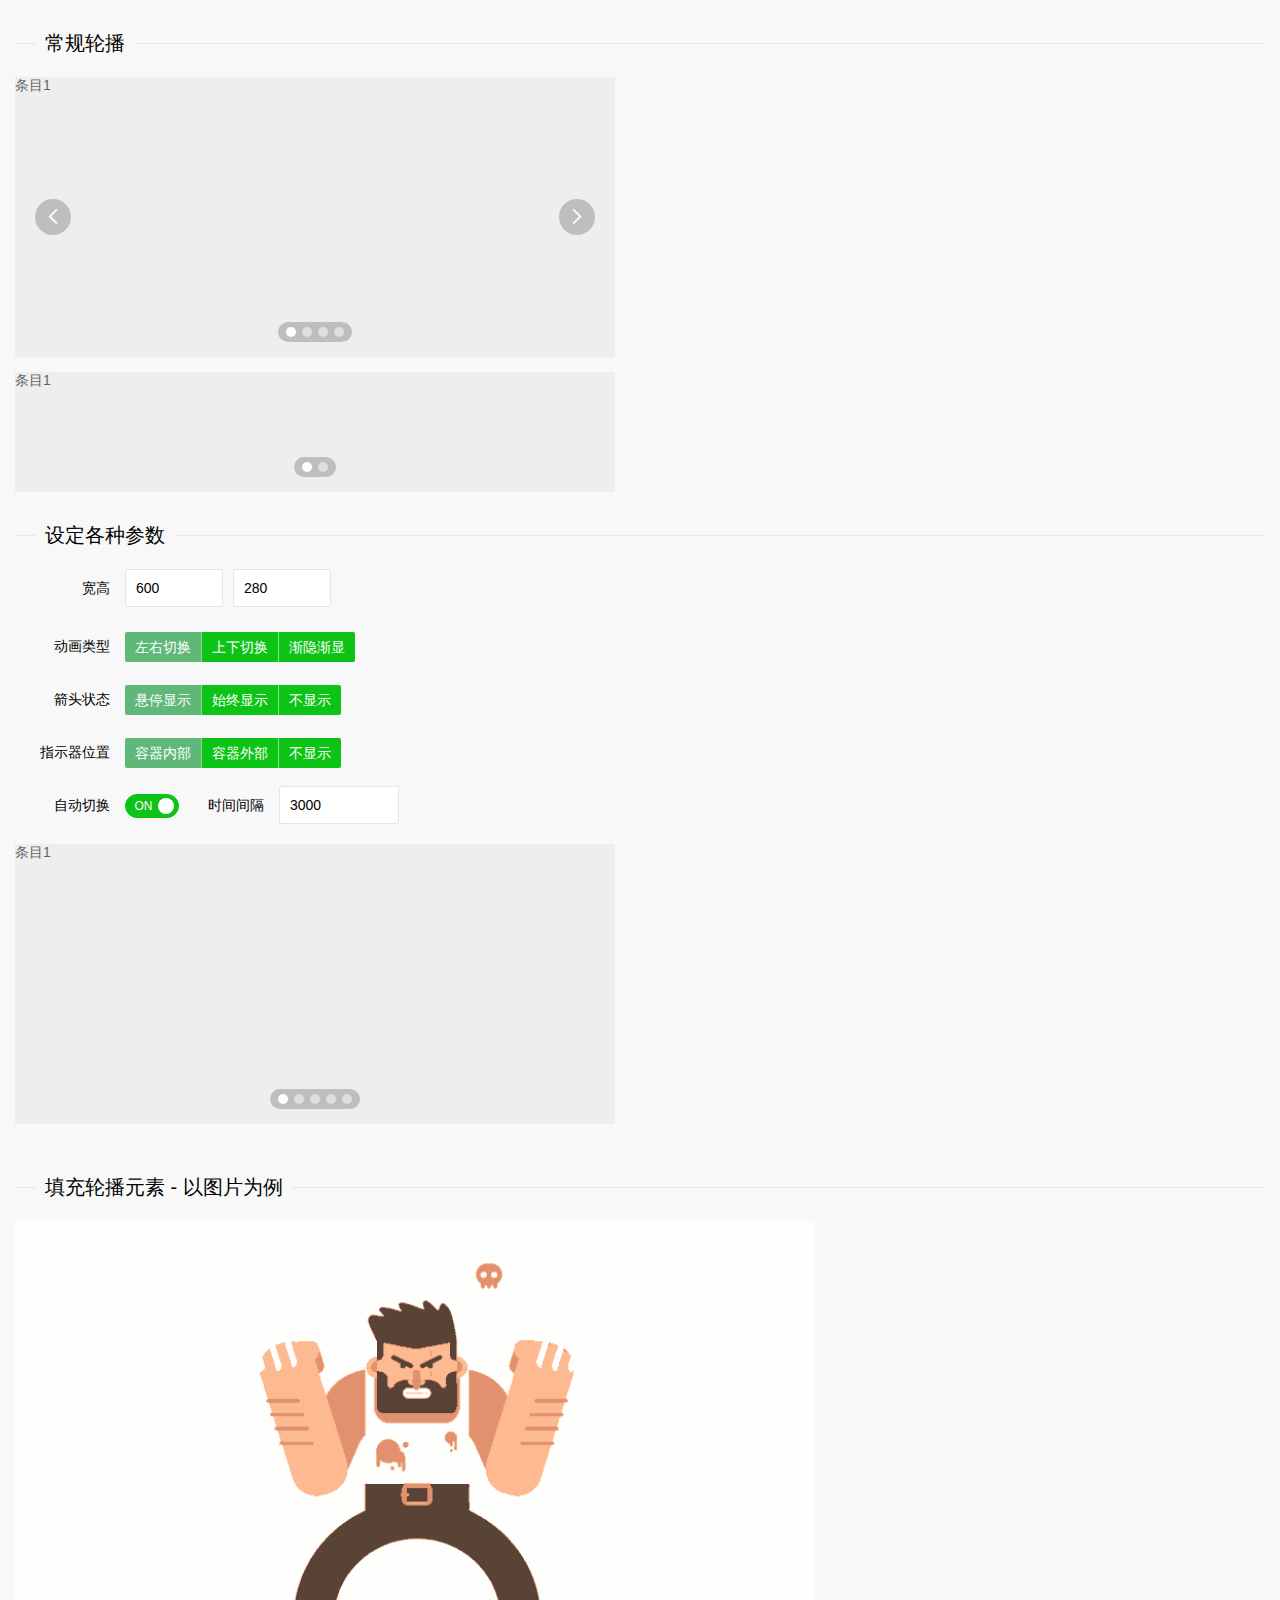
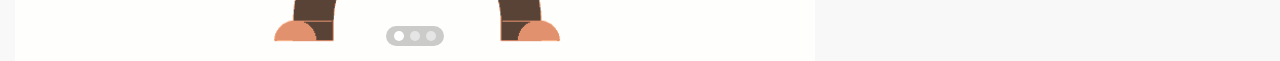
<file: src/main/webapp/layui/html/carousel.html>
<!DOCTYPE html>
<html>
<head>
  <meta charset="utf-8">
  <title>layui</title>
  <meta name="renderer" content="webkit">
  <meta http-equiv="X-UA-Compatible" content="IE=edge,chrome=1">
  <meta name="viewport" content="width=device-width, initial-scale=1, maximum-scale=1">
  <style>img{ width:100%; height:auto;}</style>
  <link rel="stylesheet" href="../css/xadmin.css">
  <link rel="stylesheet" type="text/css" href="../lib/layui/css/layui.css">
  <!-- 注意：如果你直接复制所有代码到本地，上述css路径需要改成你本地的 -->
</head>
<body class="form-wrap">
<div class="layui-fluid">

<fieldset class="layui-elem-field layui-field-title" style="margin-top: 30px;">
  <legend>常规轮播</legend>
</fieldset>  
 
<div class="layui-carousel" id="test1" lay-filter="test1">
  <div carousel-item="">
    <div class="layui-bg-gray">条目1</div>
    <div class="layui-bg-green">条目2</div>
    <div class="layui-bg-gray">条目3</div>
    <div class="layui-bg-gray">条目4</div>
  </div>
</div> 
 
<div class="layui-carousel" id="test2" style="margin-top: 15px;">
  <div carousel-item="">
    <div class="layui-bg-gray">条目1</div>
    <div class="layui-bg-gray">条目2</div>
  </div>
</div>
 
<fieldset class="layui-elem-field layui-field-title" style="margin-top: 30px;">
  <legend>设定各种参数</legend>
</fieldset> 
<div class="layui-form">
  <div class="layui-form-item">
    <div class="layui-inline">
      <label class="layui-form-label">宽高</label>
      <div class="layui-input-inline" style="width: 98px;">
        <input type="tel" name="width" value="600" autocomplete="off" placeholder="width" class="layui-input demoSet">
      </div>
      <div class="layui-input-inline" style="width: 98px;">
        <input type="tel" name="height" value="280" autocomplete="off" placeholder="height" class="layui-input demoSet">
      </div>
    </div>
  </div>
  
  <div class="layui-form-item">
    <label class="layui-form-label">动画类型</label>
    <div class="layui-input-block">
      <div class="layui-btn-group demoTest" style="margin-top: 5px;">
        <button class="layui-btn layui-btn-sm" style="background-color: #5FB878;" data-type="set" data-key="anim" data-value="default">左右切换</button>
        <button class="layui-btn layui-btn-sm" data-type="set" data-key="anim" data-value="updown">上下切换</button>
        <button class="layui-btn layui-btn-sm" data-type="set" data-key="anim" data-value="fade">渐隐渐显</button>
      </div> 
    </div>
  </div>
  
  <div class="layui-form-item">
    <label class="layui-form-label">箭头状态</label>
    <div class="layui-input-block">
      <div class="layui-btn-group demoTest" style="margin-top: 5px;">
        <button class="layui-btn layui-btn-sm" style="background-color: #5FB878;" data-type="set" data-key="arrow" data-value="hover">悬停显示</button>
        <button class="layui-btn layui-btn-sm" data-type="set" data-key="arrow" data-value="always">始终显示</button>
        <button class="layui-btn layui-btn-sm" data-type="set" data-key="arrow" data-value="none">不显示</button>
      </div> 
    </div>
  </div>
  
  <div class="layui-form-item">
    <label class="layui-form-label">指示器位置</label>
    <div class="layui-input-block">
      <div class="layui-btn-group demoTest" style="margin-top: 5px;">
        <button class="layui-btn layui-btn-sm" style="background-color: #5FB878;" data-key="indicator" data-type="set" data-value="inside">容器内部</button>
        <button class="layui-btn layui-btn-sm" data-type="set" data-key="indicator" data-value="outside">容器外部</button>
        <button class="layui-btn layui-btn-sm" data-type="set" data-key="indicator" data-value="none">不显示</button>
      </div> 
    </div>
  </div>
  
  <div class="layui-form-item">
    <div class="layui-inline">
      <label class="layui-form-label">自动切换</label>
      <div class="layui-input-block">
        <input type="checkbox" name="switch" lay-skin="switch" checked="" lay-text="ON|OFF" lay-filter="autoplay">
      </div>
    </div>
    <div class="layui-inline">
      <label class="layui-form-label" style="width: auto;">时间间隔</label>
      <div class="layui-input-inline" style="width: 120px;">
        <input type="tel" name="interval" value="3000" autocomplete="off" placeholder="毫秒" class="layui-input demoSet">
      </div>
    </div>
  </div>
</div>
 
<div class="layui-carousel" id="test3" lay-filter="test4">
  <div carousel-item="">
    <div class="layui-bg-gray">条目1</div>
    <div class="layui-bg-gray">条目2</div>
    <div class="layui-bg-gray">条目3</div>
    <div class="layui-bg-gray">条目4</div>
    <div class="layui-bg-gray">条目5</div>
  </div>
</div> 
 
<fieldset class="layui-elem-field layui-field-title" style="margin-top: 50px;">
  <legend>填充轮播元素 - 以图片为例</legend>
</fieldset>    
 
<div class="layui-carousel" id="test10">
  <div carousel-item="">
    <div><img src="../images/pic/1.png" ></div>
    <div><img src="../images/pic/2.png" ></div>
    <div><img src="../images/pic/3.png" ></div>
  </div>
</div>
 
          
<script type="text/javascript" src="../lib/layui/layui.js" charset="utf-8"></script>
<!-- 注意：如果你直接复制所有代码到本地，上述js路径需要改成你本地的 -->
<script>
layui.use(['carousel', 'form'], function(){
  var carousel = layui.carousel
  ,form = layui.form;
  
  //常规轮播
  carousel.render({
    elem: '#test1'
    ,arrow: 'always'
  });
  
  //改变下时间间隔、动画类型、高度
  carousel.render({
    elem: '#test2'
    ,interval: 1800
    ,anim: 'fade'
    ,height: '120px'
  });
  
  //设定各种参数
  var ins3 = carousel.render({
    elem: '#test3'
  });
  //图片轮播
  carousel.render({
    elem: '#test10'
    ,width: '800px'
    ,height: '440px'
    ,interval: 5000
  });
  
  //事件
  carousel.on('change(test4)', function(res){
    console.log(res)
  });
  
  var $ = layui.$, active = {
    set: function(othis){
      var THIS = 'layui-bg-normal'
      ,key = othis.data('key')
      ,options = {};
      
      othis.css('background-color', '#5FB878').siblings().removeAttr('style'); 
      options[key] = othis.data('value');
      ins3.reload(options);
    }
  };
  
  //监听开关
  form.on('switch(autoplay)', function(){
    ins3.reload({
      autoplay: this.checked
    });
  });
  
  $('.demoSet').on('keyup', function(){
    var value = this.value
    ,options = {};
    if(!/^\d+$/.test(value)) return;
    
    options[this.name] = value;
    ins3.reload(options);
  });
  
  //其它示例
  $('.demoTest .layui-btn').on('click', function(){
    var othis = $(this), type = othis.data('type');
    active[type] ? active[type].call(this, othis) : '';
  });
});
</script>


</div>
</body>
</html>
</file>
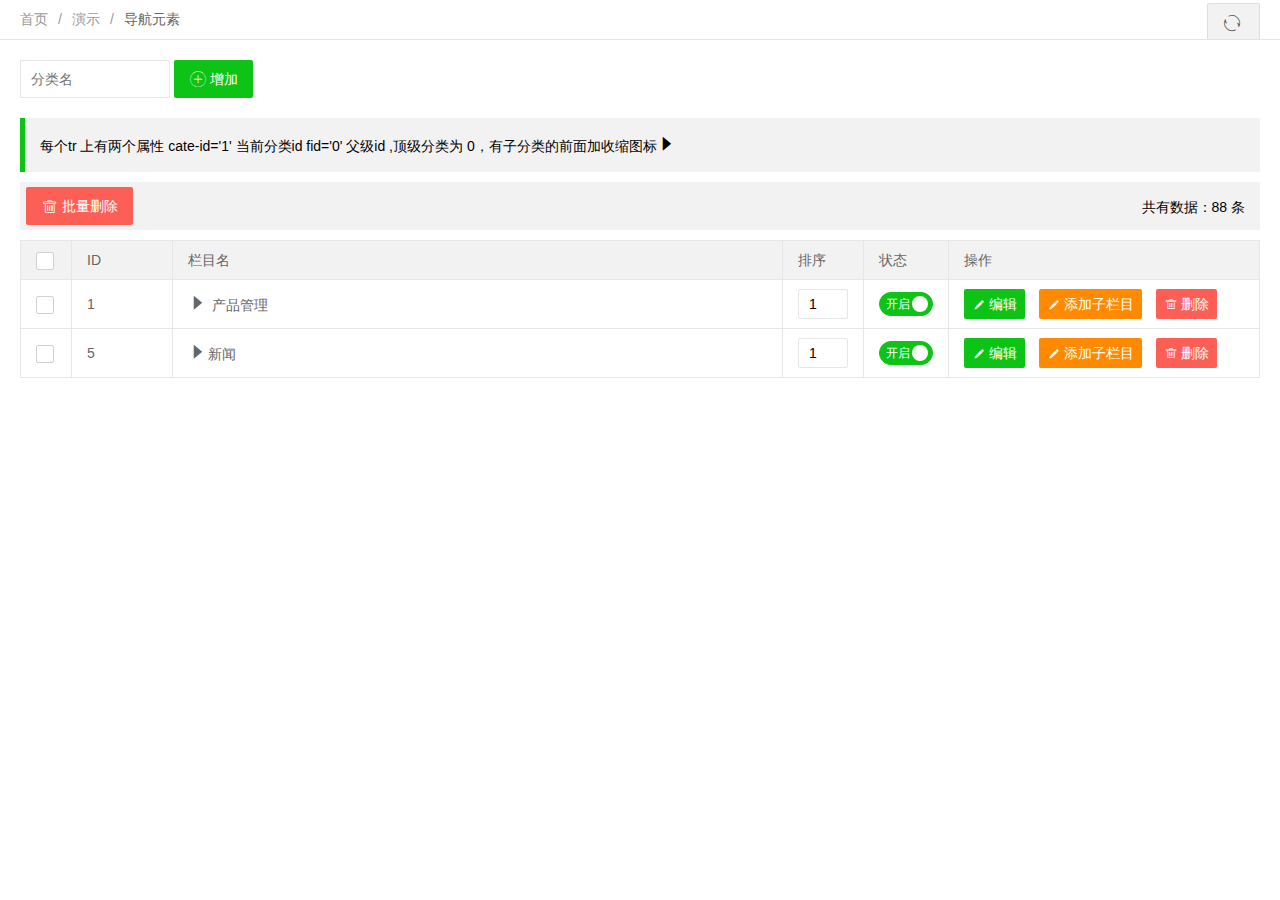
<file: src/main/webapp/layui/html/cate.html>
<!DOCTYPE html>
<html>
  
  <head>
    <meta charset="UTF-8">
    <title>欢迎页面-L-admin1.0</title>
    <meta name="renderer" content="webkit">
    <meta http-equiv="X-UA-Compatible" content="IE=edge,chrome=1">
    <meta name="viewport" content="width=device-width,user-scalable=yes, minimum-scale=0.4, initial-scale=0.8,target-densitydpi=low-dpi" />
    <link rel="shortcut icon" href="/favicon.ico" type="image/x-icon" />
    <link rel="stylesheet" href="../css/font.css">
    <link rel="stylesheet" href="../css/xadmin.css">
    <script src="../js/jquery.min.js"></script>
    <script type="text/javascript" src="../lib/layui/layui.js" charset="utf-8"></script>
    <script type="text/javascript" src="../js/xadmin.js"></script>
    <!-- 让IE8/9支持媒体查询，从而兼容栅格 -->
    <!--[if lt IE 9]>
      <script src="https://cdn.staticfile.org/html5shiv/r29/html5.min.js"></script>
      <script src="https://cdn.staticfile.org/respond.js/1.4.2/respond.min.js"></script>
    <![endif]-->
  </head>
  
  <body>
    <div class="x-nav">
      <span class="layui-breadcrumb">
        <a href="">首页</a>
        <a href="">演示</a>
        <a>
          <cite>导航元素</cite></a>
      </span>
      <a class="layui-btn layui-btn-primary layui-btn-small" style="line-height:1.6em;margin-top:3px;float:right" href="javascript:location.replace(location.href);" title="刷新">
        <i class="layui-icon" style="line-height:38px">ဂ</i></a>
    </div>
    <div class="x-body">
      <div class="layui-row">
        <form class="layui-form layui-col-md12 x-so layui-form-pane">
          <input class="layui-input" placeholder="分类名" name="cate_name">
          <button class="layui-btn"  lay-submit="" lay-filter="sreach"><i class="layui-icon"></i>增加</button>
        </form>
      </div>
      <blockquote class="layui-elem-quote">每个tr 上有两个属性 cate-id='1' 当前分类id fid='0' 父级id ,顶级分类为 0，有子分类的前面加收缩图标<i class="layui-icon x-show" status='true'>&#xe623;</i></blockquote>
      <xblock>
        <button class="layui-btn layui-btn-danger" onclick="delAll()"><i class="layui-icon"></i>批量删除</button>
        <span class="x-right" style="line-height:40px">共有数据：88 条</span>
      </xblock>
      <table class="layui-table layui-form">
        <thead>
          <tr>
            <th width="20">
              <div class="layui-unselect header layui-form-checkbox" lay-skin="primary"><i class="layui-icon">&#xe605;</i></div>
            </th>
            <th width="70">ID</th>
            <th>栏目名</th>
            <th width="50">排序</th>
            <th width="50">状态</th>
            <th width="280">操作</th>
        </thead>
        <tbody class="x-cate">
          <tr cate-id='1' fid='0' >
            <td>
              <div class="layui-unselect layui-form-checkbox" lay-skin="primary" data-id='2'><i class="layui-icon">&#xe605;</i></div>
            </td>
            <td>1</td>
            <td>
              <i class="layui-icon x-show" status='true'>&#xe623;</i>
              产品管理
            </td>
            <td><input type="text" class="layui-input x-sort" name="order" value="1"></td>
            <td>
              <input type="checkbox" name="switch"  lay-text="开启|停用"  checked="" lay-skin="switch">
            </td>
            <td class="td-manage">
              <button class="layui-btn layui-btn layui-btn-xs"  onclick="x_admin_show('编辑','admin-edit.html')" ><i class="layui-icon">&#xe642;</i>编辑</button>
              <button class="layui-btn layui-btn-warm layui-btn-xs"  onclick="x_admin_show('编辑','admin-edit.html')" ><i class="layui-icon">&#xe642;</i>添加子栏目</button>
              <button class="layui-btn-danger layui-btn layui-btn-xs"  onclick="member_del(this,'要删除的id')" href="javascript:;" ><i class="layui-icon">&#xe640;</i>删除</button>
            </td>
          </tr>
          <tr cate-id='2' fid='1' >
            <td>
              <div class="layui-unselect layui-form-checkbox" lay-skin="primary" data-id='2'><i class="layui-icon">&#xe605;</i></div>
            </td>
            <td>2</td>
            <td>
              &nbsp;&nbsp;&nbsp;&nbsp;
              <i class="layui-icon x-show" status='true'>&#xe623;</i>
              产品列表
            </td>
            <td><input type="text" class="layui-input x-sort" name="order" value="1"></td>
            <td>
              <input type="checkbox" name="switch"  lay-text="开启|停用"  checked="" lay-skin="switch">
            </td>
            <td class="td-manage">
              <button class="layui-btn layui-btn layui-btn-xs"  onclick="x_admin_show('编辑','admin-edit.html')" ><i class="layui-icon">&#xe642;</i>编辑</button>
              <button class="layui-btn layui-btn-warm layui-btn-xs"  onclick="x_admin_show('编辑','admin-edit.html')" ><i class="layui-icon">&#xe642;</i>添加子栏目</button>
              <button class="layui-btn-danger layui-btn layui-btn-xs"  onclick="member_del(this,'要删除的id')" href="javascript:;" ><i class="layui-icon">&#xe640;</i>删除</button>
            </td>
          </tr>
          <tr cate-id='3' fid='2' >
            <td>
              <div class="layui-unselect layui-form-checkbox" lay-skin="primary" data-id='2'><i class="layui-icon">&#xe605;</i></div>
            </td>
            <td>3</td>
            <td>
              &nbsp;&nbsp;&nbsp;&nbsp;&nbsp;&nbsp;&nbsp;&nbsp;&nbsp;
              ├产品列表
            </td>
            <td><input type="text" class="layui-input x-sort" name="order" value="1"></td>
            <td>
              <input type="checkbox" name="switch"  lay-text="开启|停用"  checked="" lay-skin="switch">
            </td>
            <td class="td-manage">
              <button class="layui-btn layui-btn layui-btn-xs"  onclick="x_admin_show('编辑','admin-edit.html')" ><i class="layui-icon">&#xe642;</i>编辑</button>
              <button class="layui-btn layui-btn-warm layui-btn-xs"  onclick="x_admin_show('编辑','admin-edit.html')" ><i class="layui-icon">&#xe642;</i>添加子栏目</button>
              <button class="layui-btn-danger layui-btn layui-btn-xs"  onclick="member_del(this,'要删除的id')" href="javascript:;" ><i class="layui-icon">&#xe640;</i>删除</button>
            </td>
          </tr>
          <tr cate-id='4' fid='2' >
            <td>
              <div class="layui-unselect layui-form-checkbox" lay-skin="primary" data-id='2'><i class="layui-icon">&#xe605;</i></div>
            </td>
            <td>4</td>
            <td>
              &nbsp;&nbsp;&nbsp;&nbsp;&nbsp;&nbsp;&nbsp;&nbsp;&nbsp;
              ├产品列表
            </td>
            <td><input type="text" class="layui-input x-sort" name="order" value="1"></td>
            <td>
              <input type="checkbox" name="switch"  lay-text="开启|停用"  checked="" lay-skin="switch">
            </td>
            <td class="td-manage">
              <button class="layui-btn layui-btn layui-btn-xs"  onclick="x_admin_show('编辑','admin-edit.html')" ><i class="layui-icon">&#xe642;</i>编辑</button>
              <button class="layui-btn layui-btn-warm layui-btn-xs"  onclick="x_admin_show('编辑','admin-edit.html')" ><i class="layui-icon">&#xe642;</i>添加子栏目</button>
              <button class="layui-btn-danger layui-btn layui-btn-xs"  onclick="member_del(this,'要删除的id')" href="javascript:;" ><i class="layui-icon">&#xe640;</i>删除</button>
            </td>
          </tr>
          <tr cate-id='5' fid='0' >
            <td>
              <div class="layui-unselect layui-form-checkbox" lay-skin="primary" data-id='2'><i class="layui-icon">&#xe605;</i></div>
            </td>
            <td>5</td>
            <td>
              
              <i class="layui-icon x-show" status='true'>&#xe623;</i>新闻
            </td>
            <td><input type="text" class="layui-input x-sort" name="order" value="1"></td>
            <td>
              <input type="checkbox" name="switch"  lay-text="开启|停用"  checked="" lay-skin="switch">
            </td>
            <td class="td-manage">
              <button class="layui-btn layui-btn layui-btn-xs"  onclick="x_admin_show('编辑','admin-edit.html')" ><i class="layui-icon">&#xe642;</i>编辑</button>
              <button class="layui-btn layui-btn-warm layui-btn-xs"  onclick="x_admin_show('编辑','admin-edit.html')" ><i class="layui-icon">&#xe642;</i>添加子栏目</button>
              <button class="layui-btn-danger layui-btn layui-btn-xs"  onclick="member_del(this,'要删除的id')" href="javascript:;" ><i class="layui-icon">&#xe640;</i>删除</button>
            </td>
          </tr>
          <tr cate-id='6' fid='5' >
            <td>
              <div class="layui-unselect layui-form-checkbox" lay-skin="primary" data-id='2'><i class="layui-icon">&#xe605;</i></div>
            </td>
            <td>6</td>
            <td>
              &nbsp;&nbsp;&nbsp;&nbsp;
              ├国内新闻
            </td>
            <td><input type="text" class="layui-input x-sort" name="order" value="1"></td>
            <td>
              <input type="checkbox" name="switch"  lay-text="开启|停用"  checked="" lay-skin="switch">
            </td>
            <td class="td-manage">
              <button class="layui-btn layui-btn layui-btn-xs"  onclick="x_admin_show('编辑','admin-edit.html')" ><i class="layui-icon">&#xe642;</i>编辑</button>
              <button class="layui-btn layui-btn-warm layui-btn-xs"  onclick="x_admin_show('编辑','admin-edit.html')" ><i class="layui-icon">&#xe642;</i>添加子栏目</button>
              <button class="layui-btn-danger layui-btn layui-btn-xs"  onclick="member_del(this,'要删除的id')" href="javascript:;" ><i class="layui-icon">&#xe640;</i>删除</button>
            </td>
          </tr>
          <tr cate-id='7' fid='5' >
            <td>
              <div class="layui-unselect layui-form-checkbox" lay-skin="primary" data-id='2'><i class="layui-icon">&#xe605;</i></div>
            </td>
            <td>7</td>
            <td>
              &nbsp;&nbsp;&nbsp;&nbsp;
              ├国外新闻
            </td>
            <td><input type="text" class="layui-input x-sort" name="order" value="1"></td>
            <td>
              <input type="checkbox" name="switch"  lay-text="开启|停用"  checked="" lay-skin="switch">
            </td>
            <td class="td-manage">
              <button class="layui-btn layui-btn layui-btn-xs"  onclick="x_admin_show('编辑','admin-edit.html')" ><i class="layui-icon">&#xe642;</i>编辑</button>
              <button class="layui-btn layui-btn-warm layui-btn-xs"  onclick="x_admin_show('编辑','admin-edit.html')" ><i class="layui-icon">&#xe642;</i>添加子栏目</button>
              <button class="layui-btn-danger layui-btn layui-btn-xs"  onclick="member_del(this,'要删除的id')" href="javascript:;" ><i class="layui-icon">&#xe640;</i>删除</button>
            </td>
          </tr>
        </tbody>
      </table>
    </div>
    <style type="text/css">
      
    </style>
    <script>
      layui.use(['form'], function(){
        form = layui.form;
        
      });

      

      /*用户-删除*/
      function member_del(obj,id){
          layer.confirm('确认要删除吗？',function(index){
              //发异步删除数据
              $(obj).parents("tr").remove();
              layer.msg('已删除!',{icon:1,time:1000});
          });
      }



      function delAll (argument) {

        var data = tableCheck.getData();
  
        layer.confirm('确认要删除吗？'+data,function(index){
            //捉到所有被选中的，发异步进行删除
            layer.msg('删除成功', {icon: 1});
            $(".layui-form-checked").not('.header').parents('tr').remove();
        });
      }
    </script>
  </body>

</html>
</file>
<file: src/main/webapp/layui/css/login.css>
.login-page {
	width: 420px;
	padding: 8% 0 0;
	margin: auto;
}
.form {
	position: relative;
	z-index: 1;
	background: #fff;
	max-width: 400px;
	margin: 0 auto 100px;
	padding: 40px 40px 50px;
	text-align: center;
	box-shadow: 0 0 20px 0 rgba(0, 0, 0, 0.2), 0 5px 5px 0 rgba(0, 0, 0, 0.24);
}
.form input {
	font-family: "Roboto", sans-serif;
	outline: 0;
	background: #f2f2f2;
	width: 100%;
	border: 0;
	margin: 0 0 15px;
	padding: 15px;
	box-sizing: border-box;
	font-size: 14px;
}
.form button {
	font-family: "Microsoft YaHei", "Roboto", sans-serif;
	text-transform: uppercase;
	outline: 0;
	background: #0dc316;
	width: 100%;
	border: 0;
	padding: 15px;
	color: #FFFFFF;
	font-size: 15px;
	-webkit-transition: all 0.3 ease;
	transition: all 0.3 ease;
	cursor: pointer;
}
.form button:hover, .form button:active, .form button:focus {
	background: #0eb618;
}
.form .message {
	margin: 18px 0 0;
	color: #b3b3b3;
	font-size: 14px;
}
.form .message a {
	color: #0eb618;
	text-decoration: none;
}
.form .register-form {
	display: none;
}
.container {
	position: relative;
	z-index: 1;
	max-width: 300px;
	margin: 0 auto;
}
.container:before, .container:after {
	content: "";
	display: block;
	clear: both;
}
.container .info {
	margin: 50px auto;
	text-align: center;
}
.container .info h1 {
	margin: 0 0 15px;
	padding: 0;
	font-size: 36px;
	font-weight: 300;
	color: #1a1a1a;
}
.container .info span {
	color: #4d4d4d;
	font-size: 12px;
}
.container .info span a {
	color: #000000;
	text-decoration: none;
}
.container .info span .fa {
	color: #EF3B3A;
}
.login-form h2{ font-size:24px; color:#212121; font-weight:600; text-align:left;}
body {
	background: #20222A; /* fallback for old browsers */
	font-family: "microsoft", sans-serif;
	-webkit-font-smoothing: antialiased;
	-moz-osx-font-smoothing: grayscale;
}
.shake_effect {
	-webkit-animation-name: shake;
	animation-name: shake;
	-webkit-animation-duration: 1s;
	animation-duration: 1s;
}
 @-webkit-keyframes shake {
 from, to {
 -webkit-transform: translate3d(0, 0, 0);
 transform: translate3d(0, 0, 0);
}
 10%, 30%, 50%, 70%, 90% {
 -webkit-transform: translate3d(-10px, 0, 0);
 transform: translate3d(-10px, 0, 0);
}
 20%, 40%, 60%, 80% {
 -webkit-transform: translate3d(10px, 0, 0);
 transform: translate3d(10px, 0, 0);
}
}
 @keyframes shake {
 from, to {
 -webkit-transform: translate3d(0, 0, 0);
 transform: translate3d(0, 0, 0);
}
 10%, 30%, 50%, 70%, 90% {
 -webkit-transform: translate3d(-10px, 0, 0);
 transform: translate3d(-10px, 0, 0);
}
 20%, 40%, 60%, 80% {
 -webkit-transform: translate3d(10px, 0, 0);
 transform: translate3d(10px, 0, 0);
}
}
p.center {
	color: #888;
	font-family: "Microsoft YaHei";
}
/* CSS Document */
</file>
<file: src/main/webapp/layui/css/font.css>
@font-face {
  font-family: 'iconfont';
  src: url('../fonts/iconfont.eot');
  src: url('../fonts/iconfont.eot?#iefix') format('embedded-opentype'),
  url('../fonts/iconfont.woff') format('woff'),
  url('../fonts/iconfont.ttf') format('truetype'),
  url('../fonts/iconfont.svg#iconfont') format('svg');
}
.iconfont{
  font-family:"iconfont" !important;
  font-size:15px;font-style:normal;
  -webkit-font-smoothing: antialiased;
  -webkit-text-stroke-width: 0.2px;
  -moz-osx-font-smoothing: grayscale;
}
</file>
<file: src/main/webapp/layui/css/xadmin.css>
@charset "utf-8";
@import url(../lib/layui/css/layui.css);
*{
    margin: 0px;
    padding: 0px;
    font-family: "microsoft yahei","Helvetica Neue", Helvetica, Arial, sans-serif;
}
a{
    text-decoration: none;
}
html{
    width: 100%;
    height: 100%;
    overflow-x:hidden; 
    overflow-y:auto;
}
body{
    width: 100%;
    min-height: 100%;
}
.login-bg{
    background: #eeeeee url() 0 0 no-repeat;
    background-size: cover;
    overflow: hidden;
}
.form-wrap{background:#f8f8f8; margin-top:15px;}
.login{
    margin: 120px auto 0 auto;
    min-height: 420px;
    max-width: 420px;
    padding: 40px;
    background-color: #ffffff;
    margin-left: auto;
    margin-right: auto;
    border-radius: 4px;
    /* overflow-x: hidden; */
    box-sizing: border-box;
}
.login a.logo{
    display: block;
    height: 58px;
    width: 167px;
    margin: 0 auto 30px auto;
    background-size: 167px 42px;
}
.login .message {
    margin: 10px 0 0 0;
    padding: 18px 10px 18px 60px;
    background: #0dc316;
    position: relative;
    color: #fff;
    font-size: 16px;
}
.login #darkbannerwrap {
/*    background: url(../images/aiwrap.png);
*/  width: 18px;
    height: 10px;
    margin: 0 0 20px -58px;
    position: relative;
}

.login input[type=text],
.login input[type=file],
.login input[type=password],
.login input[type=email], select {
    border: 1px solid #DCDEE0;
    vertical-align: middle;
    border-radius: 3px;
    height: 50px;
    padding: 0px 16px;
    font-size: 14px;
    color: #555555;
    outline:none;
    width:100%;
    box-sizing: border-box;
}
.login input[type=text]:focus,
.login input[type=file]:focus,
.login input[type=password]:focus,
.login input[type=email]:focus, select:focus {
    border: 1px solid #27A9E3;
}
.login input[type=submit],
.login input[type=button]{
    display: inline-block;
    vertical-align: middle;
    padding: 12px 24px;
    margin: 0px;
    font-size: 18px;
    line-height: 24px;
    text-align: center;
    white-space: nowrap;
    vertical-align: middle;
    cursor: pointer;
    color: #ffffff;
    background-color: #189F92;
    border-radius: 3px;
    border: none;
    -webkit-appearance: none;
    outline:none;
    width:100%;
}
.login hr {
    background: #fff url() 0 0 no-repeat;
}
.login hr.hr15 {
    height: 15px;
    border: none;
    margin: 0px;
    padding: 0px;
    width: 100%;
}
.login hr.hr20 {
    height: 20px;
    border: none;
    margin: 0px;
    padding: 0px;
    width: 100%;
}
.x-body{
    padding: 20px;
}
.x-nav{
    padding: 0 20px;
    position: relative;
    z-index: 99;
    border-bottom: 1px solid #e5e5e5;
    line-height: 39px;
    height: 39px;
    overflow: hidden;
}
xblock{
    display: block;
    margin-bottom: 10px;
    padding: 5px ;
	padding-left:6px;
	padding-right:15px;
    line-height: 22px;
    /* border-left: 5px solid #15c142; */
    border-radius: 0 2px 2px 0;
    background-color: #f2f2f2;
}
.x-right{
  float: right;
}
.x-so{
    /*text-align: center;*/
    /*background: #f2f2f2 url() 0 0 no-repeat;*/
    margin-bottom: 20px;
}
.x-so input.layui-input{
    width: 150px;
}
.x-so .layui-form-label{
    display: inline-block;
}
.x-so input.layui-input,.x-so input.layui-btn{
    display: inline-block;
}
.x-red{
    color: red;
}
.x-a{
    color: #099641;
}
.x-a:hover{
    color: #077e37;
}
.x-sort{
    height: 30px;
}
.x-show{
    cursor: pointer;
}
.layui-form-switch{
    margin-top: 0px;
}
.layui-input:focus, .layui-textarea:focus {
    border-color: #15c142!important;
}

.page{
    margin-top: 20px;
    text-align: center;

}
.page a{
    display: inline-block;
    background: #f5f5f5;
    color: #888;
    padding: 10px 13px;
    min-width: 15px;
	transition:background-color ease .5s;
	font-family:"microsoft yahei";
	border-radius:3px;

}
.page span{
    display: inline-block;
    padding: 10px 10px;
    min-width: 15px;
}
.page span.current{
    display: inline-block;
    background: #15c142 url() 0 0 no-repeat;
    color: #fff;
     padding: 10px 13px;
    min-width: 15px;
	border-radius:3px;
}
.page .pagination li{
    display: inline-block;
    margin-right: 5px;
    text-align: center;
}
.page .pagination li.active span{
    background: #15c142 url() 0 0 no-repeat;
    color: #fff;

}

/*登录样式*/
/*头部*/
.container{
    width: 100%;
    height: 55px;
    background-color:#111;
    border-bottom: 1px solid rgba(0, 0, 0, 0.8);
}
.container .logo a{
    float: left;
    color: #fff;
    font-size: 18px;
    padding-left: 20px;
    line-height: 50px;
    width: 200px;
	transition:background-color ease .3s
}
.container .right{
    background-color:rgba(0,0,0,0);
    float: right;
	transition:background-color ease .3s

}
.container .left_open{
    height: 55px;
    float: left;
}
.container .left_open i{
    display: block;
    background: rgba(255,255,255,0.1) url() 0 0 no-repeat;
    color: #fff;
    width: 32px;
    height: 32px;
    line-height: 32px;
    border-radius: 3px;
    text-align: center;
    margin-top: 10px;
    cursor: pointer;
	 transition:background-color ease .3s
}
.container .left_open i:hover{
    background: rgba(255,255,255,0.3) url() 0 0 no-repeat;
}

.container .left{
    background-color:rgba(0,0,0,0);
    float: left;

}
.container .layui-nav-item{
    line-height: 50px;
}
.container .layui-nav-more{
    top: 25px;
}
.container .layui-nav-child{
    top: 50px;
}
.container .layui-nav-child i{
    margin-right: 10px;
}
.layui-nav .layui-nav-item a{
    color: #ccc;
    cursor: pointer;
}
.layui-nav .layui-nav-item >a:hover{
    color: #fff;
    cursor: pointer;
}
.layui-nav .layui-nav-child a{
    color: #333;
    cursor: pointer;
}
.left-nav{
    position: absolute;
    top: 51px;
    bottom: 0px;
    left: 0;
    z-index: 2;
    padding-top: 10px;
    background-color: #222324;
    width: 220px;
    max-width: 220px;
    overflow: hidden;
    border-right: 1px solid #131e26;

    /*width: 0px;*/
}
.left-nav #nav > li{
	line-height:30px;
	border-left:4px solid #222324;
	transition:background-color ease .3s
}
.left-nav #nav > li:hover {
	background:#181818;
	border-left:4px solid #42b8f1;
}
.left-nav #nav > li.open {
	border-left:4px solid #42b8f1;
	background:#181818;
}


.left-nav #nav li  a:hover {
    color: white;
}
.left-nav #nav .current{
	background:#41b8f0;
}
.left-nav #nav li a{
    font-size: 14px;
    padding: 12px 15px 12px 20px;
    display: block;
    cursor: pointer;
	color:#8e8e8e;
	transition:background-color ease .3s;
}

.left-nav #nav li a cite{
    font-size: 14px;
}

.left-nav #nav li .sub-menu{
    display: none;
}
.left-nav #nav li .opened{
    display: block;
	background:#454648;
}
.left-nav #nav li .opened:hover{
    /*background: #fff url() 0 0 no-repeat;*/
}
.left-nav #nav li .opened .current{
}
.left-nav #nav li .sub-menu li{
	background:#181818;
	 transition:background-color ease .3s
    /*color: blue;*/
     /*background: #fff url() 0 0 no-repeat;*/
}
.left-nav #nav li .sub-menu li:hover{
	background:#303235;
    /*color: blue;*/
     /*background: #fff url() 0 0 no-repeat;*/
}
.left-nav #nav li .sub-menu li a{
    padding: 10px 15px 10px 30px;
    font-size: 14px;
    cursor: pointer;
	color:#8e8e8e;
}
.left-nav #nav li .sub-menu li .sub-menu li a{
    padding-left: 45px;
}
/*点击当前菜单显示效果*/
.menu-current {
	background:#282b33!important;
}
.menu-current > a{
	color:#fff!important;
}
.left-nav #nav li .sub-menu li a:hover{
    color: #fff;
}
.left-nav #nav li .sub-menu li a i{
    font-size: 12px;
}
.left-nav #nav li a i{
    padding-right: 10px;
	padding-top:8px;
    line-height: 14px;
}
.left-nav #nav li .nav_right{
    float: right;
    font-size: 16px;
}
.page a:hover{ color:#fff; background:#969696; }
.x-slide_left {
    width: 17px;
    height: 61px;
    background: url(../images/icon.png) 0 0 no-repeat;
    position: absolute;
    top: 200px;
    left: 221px;
    cursor: pointer;
    z-index: 3;
}
.page-content{
    position: absolute;
    top: 51px;
    right: 0;
    bottom: 0px;
    left: 221px;
    overflow: hidden;
    z-index: 1;
}
.page-content-bg{
    position: absolute;
    top: 46px;
    right: 0;
    bottom: 42px;
    left: 221px;
    background: rgba(0,0,0,0.5); url() 0 0 no-repeat;
    overflow: hidden;
    z-index: 100;
    display: none;
}

.page-content .tab{
    height: 100%;
    width: 100%;
    background: #EFEEF0 url() 0 0 no-repeat;
    margin: 0px;
}
.page-content .layui-tab-title{
    /*padding-top: 5px;*/
    height: 35px;
    background: #EFEEF0 url() 0 0 no-repeat;
    position: relative;
    z-index: 100;
}
.page-content .layui-tab-title li.home i{
    padding-right: 5px;
}
.page-content .layui-tab-title li.home .layui-tab-close{
    display: none;
}
.page-content .layui-tab-title li{
    line-height: 35px;
}
.page-content .layui-tab-title .layui-this:after{
    height: 36px;
}
.page-content .layui-tab-title li .layui-tab-close{
    border-radius: 50%;
}
.page-content .layui-tab-title .layui-this{
    background: #fff url() 0 0 no-repeat;
}
.page-content .layui-tab-bar{
    height:34px;
    line-height: 35px;
}
.page-content .layui-tab-content{
    position: absolute;
    top: 36px;
    bottom: 0px;
    width: 100%;
    background: #fff url() 0 0 no-repeat;
    padding: 0px;
    overflow: hidden;
}
.page-content .layui-tab-content .layui-tab-item{
    width: 100%;
    height: 100%;
    
}
.page-content .layui-tab-content .layui-tab-item iframe{
    width: 100%;
    height: 100%;

}
.x-admin-carousel,.layui-carousel,.x-admin-carousel>[carousel-item]>* {
    background-color:#fff
}

.x-admin-backlog .x-admin-backlog-body {
    display:block;
    padding:10px 15px;
    background-color:#f8f8f8;
    color:#999;
    border-radius:2px;
    transition:all .3s;
    -webkit-transition:all .3s
}
.x-admin-backlog-body h3 {
    padding-bottom:10px;
    font-size:12px
}
.x-admin-backlog-body p cite {
    font-style:normal;
    font-size:30px;
    font-weight:300;
    color:#169f1d;
}
.x-admin-backlog-body:hover {
    background-color:#CFCFCF;
    color:#888
}

.welcome-footer{padding: 30px 0; line-height: 30px; text-align: center; background-color: #eee; color: #666; font-weight: 300;}
body .layui-layout-admin .footer-demo{height: auto; padding: 15px 0; line-height: 26px;}
.welcome-footer a{padding: 0 5px;}

table th, table td {
    word-break: break-all;
}

.footer{
    position: fixed;
    bottom: 0px;
    width: 100%;
    background-color: #323436;
	text-align:center;
	font-size:12px;
    border-top: 1px solid rgba(0, 0, 0, 0.1);
    line-height: 41px;
    color: #666;
    /*padding-left: 10px;*/
}
.footer .copyright{
    margin-left: 10px;
}


@media screen and (max-width: 768px){
    .fast-add{
        display: none;
    }
    .layui-nav .to-index{
        display: none;
    }
    .container .logo a{
        width: 140px;
    }
    .container .left_open {
        /*float: right;*/
    }
    .left-nav{
        left: -221px;
    }
    .page-content{
        left: 0px;
    }
    .page-content .layui-tab-content .layui-tab-item{
        -webkit-overflow-scrolling: touch; 
        overflow-y: scroll; 
    }
    .x-so input.layui-input{
        width: 100%;
        margin: 10px;
    }
}
</file>
<file: src/main/webapp/layui/lib/layui/css/layui.css>
/** layui-v2.2.6 MIT License By https://www.layui.com */
 .layui-inline,img{display:inline-block;vertical-align:middle}h1,h2,h3,h4,h5,h6{font-weight:400}.layui-edge,.layui-header,.layui-inline,.layui-main{position:relative}.layui-btn,.layui-edge,.layui-inline,img{vertical-align:middle}.layui-btn,.layui-disabled,.layui-icon,.layui-unselect{-webkit-user-select:none;-ms-user-select:none;-moz-user-select:none}blockquote,body,button,dd,div,dl,dt,form,h1,h2,h3,h4,h5,h6,input,li,ol,p,pre,td,textarea,th,ul{margin:0;padding:0;-webkit-tap-highlight-color:rgba(0,0,0,0)}a:active,a:hover{outline:0}img{border:none}li{list-style:none}table{border-collapse:collapse;border-spacing:0}h4,h5,h6{font-size:100%}button,input,optgroup,option,select,textarea{font-family:inherit;font-size:inherit;font-style:inherit;font-weight:inherit;outline:0}pre{white-space:pre-wrap;white-space:-moz-pre-wrap;white-space:-pre-wrap;white-space:-o-pre-wrap;word-wrap:break-word}body{line-height:24px;font:14px Helvetica Neue,Helvetica,PingFang SC,\5FAE\8F6F\96C5\9ED1,Tahoma,Arial,sans-serif}hr{height:1px;margin:10px 0;border:0;clear:both}a{color:#333;text-decoration:none}a:hover{color:#777}a cite{font-style:normal;*cursor:pointer}.layui-border-box,.layui-border-box *{box-sizing:border-box}.layui-box,.layui-box *{box-sizing:content-box}.layui-clear{clear:both;*zoom:1}.layui-clear:after{content:'\20';clear:both;*zoom:1;display:block;height:0}.layui-inline{*display:inline;*zoom:1}.layui-edge{display:inline-block;width:0;height:0;border-width:6px;border-style:dashed;border-color:transparent;overflow:hidden}.layui-edge-top{top:-4px;border-bottom-color:#999;border-bottom-style:solid}.layui-edge-right{border-left-color:#999;border-left-style:solid}.layui-edge-bottom{top:2px;border-top-color:#999;border-top-style:solid}.layui-edge-left{border-right-color:#999;border-right-style:solid}.layui-elip{text-overflow:ellipsis;overflow:hidden;white-space:nowrap}.layui-disabled,.layui-disabled:hover{color:#d2d2d2!important;cursor:not-allowed!important}.layui-circle{border-radius:100%}.layui-show{display:block!important}.layui-hide{display:none!important}@font-face{font-family:layui-icon;src:url(../font/iconfont.eot?v=226_rc2);src:url(../font/iconfont.eot?v=226_rc2#iefix) format('embedded-opentype'),url(../font/iconfont.svg?v=226_rc2#iconfont) format('svg'),url(../font/iconfont.woff?v=226_rc2) format('woff'),url(../font/iconfont.ttf?v=226_rc2) format('truetype')}.layui-icon{font-family:layui-icon!important;font-size:20px;font-style:normal;-webkit-font-smoothing:antialiased;-moz-osx-font-smoothing:grayscale}.layui-icon-duihua:before{content:"\e611"}.layui-icon-shezhi:before{content:"\e614"}.layui-icon-yinshenim:before{content:"\e60f"}.layui-icon-search:before{content:"\e615"}.layui-icon-fenxiang1:before{content:"\e641"}.layui-icon-shezhi1:before{content:"\e620"}.layui-icon-yinqing:before{content:"\e628"}.layui-icon-close:before{content:"\1006"}.layui-icon-close-fill:before{content:"\1007"}.layui-icon-baobiao:before{content:"\e629"}.layui-icon-star:before{content:"\e600"}.layui-icon-yuandian:before{content:"\e617"}.layui-icon-chat:before{content:"\e606"}.layui-icon-logo:before{content:"\e609"}.layui-icon-list:before{content:"\e60a"}.layui-icon-tubiao:before{content:"\e62c"}.layui-icon-ok-circle:before{content:"\1005"}.layui-icon-huanfu2:before{content:"\e61b"}.layui-icon-On-line:before{content:"\e610"}.layui-icon-biaoge:before{content:"\e62d"}.layui-icon-right:before{content:"\e602"}.layui-icon-left:before{content:"\e603"}.layui-icon-cart-simple:before{content:"\e698"}.layui-icon-cry:before{content:"\e69c"}.layui-icon-smile:before{content:"\e6af"}.layui-icon-survey:before{content:"\e6b2"}.layui-icon-tree:before{content:"\e62e"}.layui-icon-iconfont17:before{content:"\e62f"}.layui-icon-tianjia:before{content:"\e61f"}.layui-icon-download-circle:before{content:"\e601"}.layui-icon-xuanzemoban48:before{content:"\e630"}.layui-icon-gongju:before{content:"\e631"}.layui-icon-face-surprised:before{content:"\e664"}.layui-icon-bianji:before{content:"\e642"}.layui-icon-speaker:before{content:"\e645"}.layui-icon-down:before{content:"\e61a"}.layui-icon-wenjian:before{content:"\e621"}.layui-icon-layouts:before{content:"\e632"}.layui-icon-duigou:before{content:"\e618"}.layui-icon-tianjia1:before{content:"\e608"}.layui-icon-yaoyaozhibofanye:before{content:"\e633"}.layui-icon-read:before{content:"\e705"}.layui-icon-404:before{content:"\e61c"}.layui-icon-lunbozutu:before{content:"\e634"}.layui-icon-help:before{content:"\e607"}.layui-icon-daima1:before{content:"\e635"}.layui-icon-jinshui:before{content:"\e636"}.layui-icon-username:before{content:"\e66f"}.layui-icon-find-fill:before{content:"\e670"}.layui-icon-about:before{content:"\e60b"}.layui-icon-location:before{content:"\e715"}.layui-icon-up:before{content:"\e619"}.layui-icon-pause:before{content:"\e651"}.layui-icon-riqi:before{content:"\e637"}.layui-icon-uploadfile:before{content:"\e61d"}.layui-icon-delete:before{content:"\e640"}.layui-icon-play:before{content:"\e652"}.layui-icon-top:before{content:"\e604"}.layui-icon-haoyouqingqiu:before{content:"\e612"}.layui-icon-refresh-3:before{content:"\e9aa"}.layui-icon-weibiaoti1:before{content:"\e605"}.layui-icon-chuangkou:before{content:"\e638"}.layui-icon-comiisbiaoqing:before{content:"\e60c"}.layui-icon-zhengque:before{content:"\e616"}.layui-icon-dollar:before{content:"\e659"}.layui-icon-iconfontwodehaoyou:before{content:"\e613"}.layui-icon-wenjianxiazai:before{content:"\e61e"}.layui-icon-tupian:before{content:"\e60d"}.layui-icon-lianjie:before{content:"\e64c"}.layui-icon-diamond:before{content:"\e735"}.layui-icon-jilu:before{content:"\e60e"}.layui-icon-liucheng:before{content:"\e622"}.layui-icon-fontstrikethrough:before{content:"\e64f"}.layui-icon-unlink:before{content:"\e64d"}.layui-icon-bianjiwenzi:before{content:"\e639"}.layui-icon-sanjiao:before{content:"\e623"}.layui-icon-danxuankuanghouxuan:before{content:"\e63f"}.layui-icon-danxuankuangxuanzhong:before{content:"\e643"}.layui-icon-juzhongduiqi:before{content:"\e647"}.layui-icon-youduiqi:before{content:"\e648"}.layui-icon-zuoduiqi:before{content:"\e649"}.layui-icon-gongsisvgtubiaozongji22:before{content:"\e626"}.layui-icon-gongsisvgtubiaozongji23:before{content:"\e627"}.layui-icon-refresh-2:before{content:"\1002"}.layui-icon-loading-1:before{content:"\e63e"}.layui-icon-return:before{content:"\e65c"}.layui-icon-jiacu:before{content:"\e62b"}.layui-icon-uploading:before{content:"\e67c"}.layui-icon-liaotianduihuaimgoutong:before{content:"\e63a"}.layui-icon-video:before{content:"\e6ed"}.layui-icon-headset:before{content:"\e6fc"}.layui-icon-wenjianjiafan:before{content:"\e624"}.layui-icon-shouji:before{content:"\e63b"}.layui-icon-tianjia2:before{content:"\e654"}.layui-icon-wenjianjia:before{content:"\e7a0"}.layui-icon-biaoqing:before{content:"\e650"}.layui-icon-html:before{content:"\e64b"}.layui-icon-biaodan:before{content:"\e63c"}.layui-icon-cart:before{content:"\e657"}.layui-icon-camera-fill:before{content:"\e65d"}.layui-icon-25:before{content:"\e62a"}.layui-icon-emwdaima:before{content:"\e64e"}.layui-icon-fire:before{content:"\e756"}.layui-icon-set:before{content:"\e716"}.layui-icon-zitixiahuaxian:before{content:"\e646"}.layui-icon-sanjiao1:before{content:"\e625"}.layui-icon-tips:before{content:"\e702"}.layui-icon-tupian-copy-copy:before{content:"\e64a"}.layui-icon-more-vertical:before{content:"\e671"}.layui-icon-zhuti2:before{content:"\e66c"}.layui-icon-loading:before{content:"\e63d"}.layui-icon-xieti:before{content:"\e644"}.layui-icon-refresh-1:before{content:"\e666"}.layui-icon-rmb:before{content:"\e65e"}.layui-icon-home:before{content:"\e68e"}.layui-icon-user:before{content:"\e770"}.layui-icon-notice:before{content:"\e667"}.layui-icon-login-weibo:before{content:"\e675"}.layui-icon-voice:before{content:"\e688"}.layui-icon-download:before{content:"\e681"}.layui-icon-login-qq:before{content:"\e676"}.layui-icon-snowflake:before{content:"\e6b1"}.layui-icon-yemian1:before{content:"\e655"}.layui-icon-template:before{content:"\e663"}.layui-icon-auz:before{content:"\e672"}.layui-icon-console:before{content:"\e665"}.layui-icon-app:before{content:"\e653"}.layui-icon-prev:before{content:"\e65a"}.layui-icon-website:before{content:"\e7ae"}.layui-icon-next:before{content:"\e65b"}.layui-icon-component:before{content:"\e857"}.layui-icon-more:before{content:"\e65f"}.layui-icon-login-wechat:before{content:"\e677"}.layui-icon-shrink-right:before{content:"\e668"}.layui-icon-spread-left:before{content:"\e66b"}.layui-icon-camera:before{content:"\e660"}.layui-icon-note:before{content:"\e66e"}.layui-icon-refresh:before{content:"\e669"}.layui-icon-nv:before{content:"\e661"}.layui-icon-nan:before{content:"\e662"}.layui-icon-password:before{content:"\e673"}.layui-icon-senior:before{content:"\e674"}.layui-icon-theme:before{content:"\e66a"}.layui-icon-tread:before{content:"\e6c5"}.layui-icon-praise:before{content:"\e6c6"}.layui-icon-star-fill:before{content:"\e658"}.layui-icon-template-1:before{content:"\e656"}.layui-icon-loading-2:before{content:"\e66d"}.layui-icon-vercode:before{content:"\e679"}.layui-icon-cellphone:before{content:"\e678"}.layui-main{width:1140px;margin:0 auto}.layui-header{z-index:1000;height:60px}.layui-header a:hover{transition:all .5s;-webkit-transition:all .5s}.layui-side{position:fixed;left:0;top:0;bottom:0;z-index:999;width:200px;overflow-x:hidden}.layui-side-scroll{position:relative;width:220px;height:100%;overflow-x:hidden}.layui-body{position:absolute;left:200px;right:0;top:0;bottom:0;z-index:998;width:auto;overflow:hidden;overflow-y:auto;box-sizing:border-box}.layui-layout-body{overflow:hidden}.layui-layout-admin .layui-header{background-color:#23262E}.layui-layout-admin .layui-side{top:60px;width:200px;overflow-x:hidden}.layui-layout-admin .layui-body{top:60px;bottom:44px}.layui-layout-admin .layui-main{width:auto;margin:0 15px}.layui-layout-admin .layui-footer{position:fixed;left:200px;right:0;bottom:0; text-align:center;height:50px;line-height:44px;padding:3px 15px 0;background-color:#fff; border-top:#eee 1px solid;}.layui-layout-admin .layui-logo{position:absolute;left:0;top:0;width:200px;height:100%;line-height:60px;text-align:center;color:#0dc316;font-size:16px}.layui-layout-admin .layui-header .layui-nav{background:0 0}.layui-layout-left{position:absolute!important;left:200px;top:0}.layui-layout-right{position:absolute!important;right:0;top:0}.layui-container{position:relative;margin:0 auto;padding:0 15px;box-sizing:border-box}.layui-fluid{position:relative;margin:0 auto;padding:0 15px}.layui-row:after,.layui-row:before{content:'';display:block;clear:both}.layui-col-lg1,.layui-col-lg10,.layui-col-lg11,.layui-col-lg12,.layui-col-lg2,.layui-col-lg3,.layui-col-lg4,.layui-col-lg5,.layui-col-lg6,.layui-col-lg7,.layui-col-lg8,.layui-col-lg9,.layui-col-md1,.layui-col-md10,.layui-col-md11,.layui-col-md12,.layui-col-md2,.layui-col-md3,.layui-col-md4,.layui-col-md5,.layui-col-md6,.layui-col-md7,.layui-col-md8,.layui-col-md9,.layui-col-sm1,.layui-col-sm10,.layui-col-sm11,.layui-col-sm12,.layui-col-sm2,.layui-col-sm3,.layui-col-sm4,.layui-col-sm5,.layui-col-sm6,.layui-col-sm7,.layui-col-sm8,.layui-col-sm9,.layui-col-xs1,.layui-col-xs10,.layui-col-xs11,.layui-col-xs12,.layui-col-xs2,.layui-col-xs3,.layui-col-xs4,.layui-col-xs5,.layui-col-xs6,.layui-col-xs7,.layui-col-xs8,.layui-col-xs9{position:relative;display:block;box-sizing:border-box}.layui-col-xs1,.layui-col-xs10,.layui-col-xs11,.layui-col-xs12,.layui-col-xs2,.layui-col-xs3,.layui-col-xs4,.layui-col-xs5,.layui-col-xs6,.layui-col-xs7,.layui-col-xs8,.layui-col-xs9{float:left}.layui-col-xs1{width:8.33333333%}.layui-col-xs2{width:16.66666667%}.layui-col-xs3{width:25%}.layui-col-xs4{width:33.33333333%}.layui-col-xs5{width:41.66666667%}.layui-col-xs6{width:50%}.layui-col-xs7{width:58.33333333%}.layui-col-xs8{width:66.66666667%}.layui-col-xs9{width:75%}.layui-col-xs10{width:83.33333333%}.layui-col-xs11{width:91.66666667%}.layui-col-xs12{width:100%}.layui-col-xs-offset1{margin-left:8.33333333%}.layui-col-xs-offset2{margin-left:16.66666667%}.layui-col-xs-offset3{margin-left:25%}.layui-col-xs-offset4{margin-left:33.33333333%}.layui-col-xs-offset5{margin-left:41.66666667%}.layui-col-xs-offset6{margin-left:50%}.layui-col-xs-offset7{margin-left:58.33333333%}.layui-col-xs-offset8{margin-left:66.66666667%}.layui-col-xs-offset9{margin-left:75%}.layui-col-xs-offset10{margin-left:83.33333333%}.layui-col-xs-offset11{margin-left:91.66666667%}.layui-col-xs-offset12{margin-left:100%}@media screen and (max-width:768px){.layui-hide-xs{display:none!important}.layui-show-xs-block{display:block!important}.layui-show-xs-inline{display:inline!important}.layui-show-xs-inline-block{display:inline-block!important}}@media screen and (min-width:768px){.layui-container{width:750px}.layui-hide-sm{display:none!important}.layui-show-sm-block{display:block!important}.layui-show-sm-inline{display:inline!important}.layui-show-sm-inline-block{display:inline-block!important}.layui-col-sm1,.layui-col-sm10,.layui-col-sm11,.layui-col-sm12,.layui-col-sm2,.layui-col-sm3,.layui-col-sm4,.layui-col-sm5,.layui-col-sm6,.layui-col-sm7,.layui-col-sm8,.layui-col-sm9{float:left}.layui-col-sm1{width:8.33333333%}.layui-col-sm2{width:16.66666667%}.layui-col-sm3{width:25%}.layui-col-sm4{width:33.33333333%}.layui-col-sm5{width:41.66666667%}.layui-col-sm6{width:50%}.layui-col-sm7{width:58.33333333%}.layui-col-sm8{width:66.66666667%}.layui-col-sm9{width:75%}.layui-col-sm10{width:83.33333333%}.layui-col-sm11{width:91.66666667%}.layui-col-sm12{width:100%}.layui-col-sm-offset1{margin-left:8.33333333%}.layui-col-sm-offset2{margin-left:16.66666667%}.layui-col-sm-offset3{margin-left:25%}.layui-col-sm-offset4{margin-left:33.33333333%}.layui-col-sm-offset5{margin-left:41.66666667%}.layui-col-sm-offset6{margin-left:50%}.layui-col-sm-offset7{margin-left:58.33333333%}.layui-col-sm-offset8{margin-left:66.66666667%}.layui-col-sm-offset9{margin-left:75%}.layui-col-sm-offset10{margin-left:83.33333333%}.layui-col-sm-offset11{margin-left:91.66666667%}.layui-col-sm-offset12{margin-left:100%}}@media screen and (min-width:992px){.layui-container{width:970px}.layui-hide-md{display:none!important}.layui-show-md-block{display:block!important}.layui-show-md-inline{display:inline!important}.layui-show-md-inline-block{display:inline-block!important}.layui-col-md1,.layui-col-md10,.layui-col-md11,.layui-col-md12,.layui-col-md2,.layui-col-md3,.layui-col-md4,.layui-col-md5,.layui-col-md6,.layui-col-md7,.layui-col-md8,.layui-col-md9{float:left}.layui-col-md1{width:8.33333333%}.layui-col-md2{width:16.66666667%}.layui-col-md3{width:25%}.layui-col-md4{width:33.33333333%}.layui-col-md5{width:41.66666667%}.layui-col-md6{width:50%}.layui-col-md7{width:58.33333333%}.layui-col-md8{width:66.66666667%}.layui-col-md9{width:75%}.layui-col-md10{width:83.33333333%}.layui-col-md11{width:91.66666667%}.layui-col-md12{width:100%}.layui-col-md-offset1{margin-left:8.33333333%}.layui-col-md-offset2{margin-left:16.66666667%}.layui-col-md-offset3{margin-left:25%}.layui-col-md-offset4{margin-left:33.33333333%}.layui-col-md-offset5{margin-left:41.66666667%}.layui-col-md-offset6{margin-left:50%}.layui-col-md-offset7{margin-left:58.33333333%}.layui-col-md-offset8{margin-left:66.66666667%}.layui-col-md-offset9{margin-left:75%}.layui-col-md-offset10{margin-left:83.33333333%}.layui-col-md-offset11{margin-left:91.66666667%}.layui-col-md-offset12{margin-left:100%}}@media screen and (min-width:1200px){.layui-container{width:1170px}.layui-hide-lg{display:none!important}.layui-show-lg-block{display:block!important}.layui-show-lg-inline{display:inline!important}.layui-show-lg-inline-block{display:inline-block!important}.layui-col-lg1,.layui-col-lg10,.layui-col-lg11,.layui-col-lg12,.layui-col-lg2,.layui-col-lg3,.layui-col-lg4,.layui-col-lg5,.layui-col-lg6,.layui-col-lg7,.layui-col-lg8,.layui-col-lg9{float:left}.layui-col-lg1{width:8.33333333%}.layui-col-lg2{width:16.66666667%}.layui-col-lg3{width:25%}.layui-col-lg4{width:33.33333333%}.layui-col-lg5{width:41.66666667%}.layui-col-lg6{width:50%}.layui-col-lg7{width:58.33333333%}.layui-col-lg8{width:66.66666667%}.layui-col-lg9{width:75%}.layui-col-lg10{width:83.33333333%}.layui-col-lg11{width:91.66666667%}.layui-col-lg12{width:100%}.layui-col-lg-offset1{margin-left:8.33333333%}.layui-col-lg-offset2{margin-left:16.66666667%}.layui-col-lg-offset3{margin-left:25%}.layui-col-lg-offset4{margin-left:33.33333333%}.layui-col-lg-offset5{margin-left:41.66666667%}.layui-col-lg-offset6{margin-left:50%}.layui-col-lg-offset7{margin-left:58.33333333%}.layui-col-lg-offset8{margin-left:66.66666667%}.layui-col-lg-offset9{margin-left:75%}.layui-col-lg-offset10{margin-left:83.33333333%}.layui-col-lg-offset11{margin-left:91.66666667%}.layui-col-lg-offset12{margin-left:100%}}.layui-col-space1{margin:-.5px}.layui-col-space1>*{padding:.5px}.layui-col-space3{margin:-1.5px}.layui-col-space3>*{padding:1.5px}.layui-col-space5{margin:-2.5px}.layui-col-space5>*{padding:2.5px}.layui-col-space8{margin:-3.5px}.layui-col-space8>*{padding:3.5px}.layui-col-space10{margin:-5px}.layui-col-space10>*{padding:5px}.layui-col-space12{margin:-6px}.layui-col-space12>*{padding:6px}.layui-col-space15{margin:-7.5px}.layui-col-space15>*{padding:7.5px}.layui-col-space18{margin:-9px}.layui-col-space18>*{padding:9px}.layui-col-space20{margin:-10px}.layui-col-space20>*{padding:10px}.layui-col-space22{margin:-11px}.layui-col-space22>*{padding:11px}.layui-col-space25{margin:-12.5px}.layui-col-space25>*{padding:12.5px}.layui-col-space30{margin:-15px}.layui-col-space30>*{padding:15px}.layui-btn,.layui-input,.layui-select,.layui-textarea,.layui-upload-button{outline:0;-webkit-appearance:none;transition:all .3s;-webkit-transition:all .3s;box-sizing:border-box}.layui-elem-quote{margin-bottom:10px;padding:15px;line-height:22px;border-left:5px solid #0dc316;border-radius:0 2px 2px 0;background-color:#f2f2f2}.layui-quote-nm{border-style:solid;border-width:1px 1px 1px 5px;background:0 0}.layui-elem-field{margin-bottom:10px;padding:0;border-width:1px;border-style:solid}.layui-elem-field legend{margin-left:20px;padding:0 10px;font-size:20px;font-weight:300}.layui-field-title{margin:10px 0 20px;border-width:1px 0 0}.layui-field-box{padding:10px 15px}.layui-field-title .layui-field-box{padding:10px 0}.layui-progress{position:relative;height:6px;border-radius:20px;background-color:#e2e2e2}.layui-progress-bar{position:absolute;left:0;top:0;width:0;max-width:100%;height:6px;border-radius:20px;text-align:right;background-color:#5FB878;transition:all .3s;-webkit-transition:all .3s}.layui-progress-big,.layui-progress-big .layui-progress-bar{height:18px;line-height:18px}.layui-progress-text{position:relative;top:-20px;line-height:18px;font-size:12px;color:#666}.layui-progress-big .layui-progress-text{position:static;padding:0 10px;color:#fff}.layui-collapse{border-width:1px;border-style:solid;border-radius:2px}.layui-colla-content,.layui-colla-item{border-top-width:1px;border-top-style:solid}.layui-colla-item:first-child{border-top:none}.layui-colla-title{position:relative;height:42px;line-height:42px;padding:0 15px 0 35px;color:#333;background-color:#f2f2f2;cursor:pointer;font-size:14px;overflow:hidden}.layui-colla-content{display:none;padding:10px 15px;line-height:22px;color:#666}.layui-colla-icon{position:absolute;left:15px;top:0;font-size:14px}.layui-card-body,.layui-card-header,.layui-form-label,.layui-form-mid,.layui-form-select,.layui-input-block,.layui-input-inline,.layui-textarea{position:relative}.layui-card{margin-bottom:15px;border-radius:2px;background-color:#fff;box-shadow:0 1px 2px 0 rgba(0,0,0,.05)}.layui-card:last-child{margin-bottom:0}.layui-card-header{height:42px;line-height:42px;padding:0 15px;border-bottom:1px solid #f6f6f6;color:#333;border-radius:2px 2px 0 0;font-size:14px}.layui-bg-black,.layui-bg-blue,.layui-bg-cyan,.layui-bg-green,.layui-bg-orange,.layui-bg-red{color:#fff!important}.layui-bg-white{background-color:#fff!important}.layui-card-body{padding:10px 15px;line-height:24px}.layui-card-body[pad15]{padding:15px}.layui-card-body[pad20]{padding:20px}.layui-card-body .layui-table{margin:5px 0}.layui-card .layui-tab{margin:0}.layui-panel-window{position:relative;padding:15px;border-radius:0;border-top:5px solid #E6E6E6;background-color:#fff}.layui-bg-red{background-color:#FF5722!important}.layui-bg-orange{background-color:#FFB800!important}.layui-bg-green{background-color:#0dc316!important}.layui-bg-cyan{background-color:#2F4056!important}.layui-bg-blue{background-color:#1E9FFF!important}.layui-bg-black{background-color:#393D49!important}.layui-bg-gray{background-color:#eee!important;color:#666!important}.layui-badge-rim,.layui-colla-content,.layui-colla-item,.layui-collapse,.layui-elem-field,.layui-form-pane .layui-form-item[pane],.layui-form-pane .layui-form-label,.layui-input,.layui-layedit,.layui-layedit-tool,.layui-quote-nm,.layui-select,.layui-tab-bar,.layui-tab-card,.layui-tab-title,.layui-tab-title .layui-this:after,.layui-textarea{border-color:#e6e6e6}.layui-timeline-item:before,hr{background-color:#e6e6e6}.layui-text{line-height:22px;font-size:14px;color:#666}.layui-text h1,.layui-text h2,.layui-text h3{font-weight:500;color:#333}.layui-text h1{font-size:30px}.layui-text h2{font-size:24px}.layui-text h3{font-size:18px}.layui-text a:not(.layui-btn){color:#01AAED}.layui-text a:not(.layui-btn):hover{text-decoration:underline}.layui-text ul{padding:5px 0 5px 15px}.layui-text ul li{margin-top:5px;list-style-type:disc}.layui-text em,.layui-word-aux{color:#999!important;padding:0 5px!important}.layui-btn{display:inline-block;height:38px;line-height:38px; vertical-align:top; padding:0 15px;background-color:#0dc316;color:#fff;white-space:nowrap;text-align:center;font-size:14px;border:none;border-radius:2px;cursor:pointer}.layui-btn:hover{opacity:.8;filter:alpha(opacity=80);color:#fff}.layui-btn:active{opacity:1;filter:alpha(opacity=100)}.layui-btn+.layui-btn{margin-left:10px}.layui-btn-container{font-size:0}.layui-btn-container .layui-btn{margin-right:10px;margin-bottom:10px}.layui-btn-container .layui-btn+.layui-btn{margin-left:0}.layui-table .layui-btn-container .layui-btn{margin-bottom:9px}.layui-btn-radius{border-radius:100px}.layui-btn .layui-icon{margin-right:3px;margin-top:3px; font-size:18px;vertical-align:bottom;vertical-align:middle\9}.layui-btn-primary{border:1px solid #dedede;background-color:#f2f2f2;color:#555}.layui-btn-primary:hover{border-color:#ccc; background:#fff;color:#222}.layui-btn-normal{background-color:#42b8f1}.layui-btn-warm{background-color:#FF8A00;}.layui-btn-danger{background-color:#fd5f56;}.layui-btn-disabled,.layui-btn-disabled:active,.layui-btn-disabled:hover{border:1px solid #e6e6e6;background-color:#FBFBFB;color:#C9C9C9;cursor:not-allowed;opacity:1}.layui-btn-lg{height:44px;line-height:44px;padding:0 25px;font-size:16px}.layui-btn-sm{height:30px;line-height:30px;padding:0 10px;font-size:14px}.layui-btn-sm i{font-size:16px!important}.layui-btn-xs{height:30px;line-height:30px;padding:0 8px;font-size:14px}.layui-btn-xs i{font-size:14px!important}.layui-btn-group{display:inline-block;vertical-align:middle;font-size:0}.layui-btn-group .layui-btn{margin-left:0!important;margin-right:0!important;border-left:1px solid rgba(255,255,255,.5);border-radius:0}.layui-btn-group .layui-btn-primary{border-left:none}.layui-btn-group .layui-btn-primary:hover{border-color:#C9C9C9;color:#0dc316}.layui-btn-group .layui-btn:first-child{border-left:none;border-radius:2px 0 0 2px}.layui-btn-group .layui-btn-primary:first-child{border-left:1px solid #c9c9c9}.layui-btn-group .layui-btn:last-child{border-radius:0 2px 2px 0}.layui-btn-group .layui-btn+.layui-btn{margin-left:0}.layui-btn-group+.layui-btn-group{margin-left:10px}.layui-btn-fluid{width:100%}.layui-input,.layui-select,.layui-textarea{height:38px;line-height:1.3;line-height:38px\9;border-width:1px; border-style:solid;background-color:#fff;border-radius:2px}.layui-input::-webkit-input-placeholder,.layui-select::-webkit-input-placeholder,.layui-textarea::-webkit-input-placeholder{line-height:1.3}.layui-input,.layui-textarea{display:block;width:100%;padding-left:10px}.layui-input:hover,.layui-textarea:hover{border-color:#D2D2D2!important}.layui-input:focus,.layui-textarea:focus{border-color:#C9C9C9!important}.layui-textarea{min-height:100px;height:auto;line-height:20px;padding:6px 10px;resize:vertical}.layui-select{padding:0 10px}.layui-form input[type=checkbox],.layui-form input[type=radio],.layui-form select{display:none}.layui-form [lay-ignore]{display:initial}.layui-form-item{margin-bottom:15px;clear:both;*zoom:1}.layui-form-item:after{content:'\20';clear:both;*zoom:1;display:block;height:0}.layui-form-label{float:left;display:block;padding:9px 15px;width:80px;font-weight:400;line-height:20px;text-align:right}.layui-form-label-col{display:block;float:none;padding:9px 0;line-height:20px;text-align:left}.layui-form-item .layui-inline{margin-bottom:5px;margin-right:10px}.layui-input-block{margin-left:110px;min-height:36px}.layui-input-inline{display:inline-block;vertical-align:middle}.layui-form-item .layui-input-inline{float:left;width:190px;margin-right:10px}.layui-form-text .layui-input-inline{width:auto}.layui-form-mid{float:left;display:block;padding:9px 0!important;line-height:20px;margin-right:10px}.layui-form-danger+.layui-form-select .layui-input,.layui-form-danger:focus{border-color:#5fb878!important}.layui-form-select .layui-input{padding-right:30px;cursor:pointer}.layui-form-select .layui-edge{position:absolute;right:10px;top:50%;margin-top:-3px;cursor:pointer;border-width:6px;border-top-color:#c2c2c2;border-top-style:solid;transition:all .3s;-webkit-transition:all .3s}.layui-form-select dl{display:none;position:absolute;left:0;top:42px;padding:5px 0;z-index:999;min-width:100%;border:1px solid #d2d2d2;max-height:300px;overflow-y:auto;background-color:#fff;border-radius:2px;box-shadow:0 2px 4px rgba(0,0,0,.12);box-sizing:border-box}.layui-form-select dl dd,.layui-form-select dl dt{padding:0 10px;line-height:36px;white-space:nowrap;overflow:hidden;text-overflow:ellipsis}.layui-form-select dl dt{font-size:12px;color:#999}.layui-form-select dl dd{cursor:pointer}.layui-form-select dl dd:hover{background-color:#f2f2f2}.layui-form-select .layui-select-group dd{padding-left:20px}.layui-form-select dl dd.layui-select-tips{padding-left:10px!important;color:#999}.layui-form-select dl dd.layui-this{background-color:#0dc316;color:#fff}.layui-form-checkbox,.layui-form-select dl dd.layui-disabled{background-color:#fff}.layui-form-selected dl{display:block}.layui-form-checkbox,.layui-form-checkbox *,.layui-form-switch{display:inline-block;vertical-align:middle}.layui-form-selected .layui-edge{margin-top:-9px;-webkit-transform:rotate(180deg);transform:rotate(180deg);margin-top:-3px\9}:root .layui-form-selected .layui-edge{margin-top:-9px\0/IE9}.layui-form-selectup dl{top:auto;bottom:42px}.layui-select-none{margin:5px 0;text-align:center;color:#999}.layui-select-disabled .layui-disabled{border-color:#eee!important}.layui-select-disabled .layui-edge{border-top-color:#d2d2d2}.layui-form-checkbox{position:relative;height:30px;line-height:28px;margin-right:10px;padding-right:30px;border:1px solid #d2d2d2;cursor:pointer;font-size:0;border-radius:2px;-webkit-transition:.1s linear;transition:.1s linear;box-sizing:border-box}.layui-form-checkbox:hover{border:1px solid #c2c2c2}.layui-form-checkbox span{padding:0 10px;height:100%;font-size:14px;background-color:#d2d2d2;color:#fff;overflow:hidden;white-space:nowrap;text-overflow:ellipsis}.layui-form-checkbox:hover span{background-color:#c2c2c2}.layui-form-checkbox i{position:absolute;right:0;width:30px;color:#fff;font-size:20px;text-align:center}.layui-form-checkbox:hover i{color:#c2c2c2}.layui-form-checked,.layui-form-checked:hover{border-color:#5FB878}.layui-form-checked span,.layui-form-checked:hover span{background-color:#0dc316;}.layui-form-checked i,.layui-form-checked:hover i{color:#5FB878}.layui-form-item .layui-form-checkbox{margin-top:4px}.layui-form-checkbox[lay-skin=primary]{height:auto!important;line-height:normal!important;border:none!important;margin-right:0;padding-right:0;background:0 0}.layui-form-checkbox[lay-skin=primary] span{float:right;padding-right:15px;line-height:18px;background:0 0;color:#666}.layui-form-checkbox[lay-skin=primary] i{position:relative;top:0;width:16px;height:16px;line-height:16px;border:1px solid #d2d2d2;font-size:12px;border-radius:2px;background-color:#fff;-webkit-transition:.1s linear;transition:.1s linear}.layui-form-checkbox[lay-skin=primary]:hover i{border-color:#5FB878;color:#fff}.layui-form-checked[lay-skin=primary] i{border-color:#0dc316;background-color:#0dc316;color:#fff}.layui-checkbox-disbaled[lay-skin=primary] span{background:0 0!important;color:#c2c2c2}.layui-checkbox-disbaled[lay-skin=primary]:hover i{border-color:#d2d2d2}.layui-form-item .layui-form-checkbox[lay-skin=primary]{margin-top:10px}.layui-form-switch{position:relative;height:22px;line-height:22px;width:42px;padding:0 5px;margin-top:8px;border:1px solid #d2d2d2;border-radius:20px;cursor:pointer;background-color:#fff;-webkit-transition:.1s linear;transition:.1s linear}.layui-form-switch i{position:absolute;left:5px;top:3px;width:16px;height:16px;border-radius:20px;background-color:#d2d2d2;-webkit-transition:.1s linear;transition:.1s linear}.layui-form-switch em{position:absolute;right:5px;top:0;width:25px;padding:0!important;text-align:center!important;color:#999!important;font-style:normal!important;font-size:12px}.layui-form-onswitch{border-color:#0dc316;background-color:#0dc316;}.layui-form-onswitch i{left:32px;background-color:#fff}.layui-form-onswitch em{left:5px;right:auto;color:#fff!important}.layui-checkbox-disbaled{border-color:#e2e2e2!important}.layui-checkbox-disbaled span{background-color:#e2e2e2!important}.layui-checkbox-disbaled:hover i{color:#fff!important}[lay-radio]{display:none}.layui-form-radio,.layui-form-radio *{display:inline-block;vertical-align:middle}.layui-form-radio{line-height:28px;margin:6px 10px 0 0;padding-right:10px;cursor:pointer;font-size:0}.layui-form-radio *{font-size:14px}.layui-form-radio>i{margin-right:8px;font-size:22px;color:#c2c2c2}.layui-form-radio>i:hover,.layui-form-radioed>i{color:#0dc316;}.layui-radio-disbaled>i{color:#e2e2e2!important}.layui-form-pane .layui-form-label{width:110px;padding:8px 15px;height:38px;line-height:20px;border-width:1px;border-style:solid;border-radius:2px 0 0 2px;text-align:center;background-color:#FBFBFB;overflow:hidden;white-space:nowrap;text-overflow:ellipsis;box-sizing:border-box}.layui-form-pane .layui-input-inline{margin-left:-1px}.layui-form-pane .layui-input-block{margin-left:110px;left:-1px}.layui-form-pane .layui-input{border-radius:0 2px 2px 0}.layui-form-pane .layui-form-text .layui-form-label{float:none;width:100%;border-radius:2px;box-sizing:border-box;text-align:left}.layui-form-pane .layui-form-text .layui-input-inline{display:block;margin:0;top:-1px;clear:both}.layui-form-pane .layui-form-text .layui-input-block{margin:0;left:0;top:-1px}.layui-form-pane .layui-form-text .layui-textarea{min-height:100px;border-radius:0 0 2px 2px}.layui-form-pane .layui-form-checkbox{margin:4px 0 4px 10px}.layui-form-pane .layui-form-radio,.layui-form-pane .layui-form-switch{margin-top:6px;margin-left:10px}.layui-form-pane .layui-form-item[pane]{position:relative;border-width:1px;border-style:solid}.layui-form-pane .layui-form-item[pane] .layui-form-label{position:absolute;left:0;top:0;height:100%;border-width:0 1px 0 0}.layui-form-pane .layui-form-item[pane] .layui-input-inline{margin-left:110px}@media screen and (max-width:450px){.layui-form-item .layui-form-label{text-overflow:ellipsis;overflow:hidden;white-space:nowrap}.layui-form-item .layui-inline{display:block;margin-right:0;margin-bottom:20px;clear:both}.layui-form-item .layui-inline:after{content:'\20';clear:both;display:block;height:0}.layui-form-item .layui-input-inline{display:block;float:none;left:-3px;width:auto;margin:0 0 10px 112px}.layui-form-item .layui-input-inline+.layui-form-mid{margin-left:110px;top:-5px;padding:0}.layui-form-item .layui-form-checkbox{margin-right:5px;margin-bottom:5px}}.layui-layedit{border-width:1px;border-style:solid;border-radius:2px}.layui-layedit-tool{padding:3px 5px;border-bottom-width:1px;border-bottom-style:solid;font-size:0}.layedit-tool-fixed{position:fixed;top:0;border-top:1px solid #e2e2e2}.layui-layedit-tool .layedit-tool-mid,.layui-layedit-tool .layui-icon{display:inline-block;vertical-align:middle;text-align:center;font-size:14px}.layui-layedit-tool .layui-icon{position:relative;width:32px;height:30px;line-height:30px;margin:3px 5px;color:#777;cursor:pointer;border-radius:2px}.layui-layedit-tool .layui-icon:hover{color:#393D49}.layui-layedit-tool .layui-icon:active{color:#000}.layui-layedit-tool .layedit-tool-active{background-color:#e2e2e2;color:#000}.layui-layedit-tool .layui-disabled,.layui-layedit-tool .layui-disabled:hover{color:#d2d2d2;cursor:not-allowed}.layui-layedit-tool .layedit-tool-mid{width:1px;height:18px;margin:0 10px;background-color:#d2d2d2}.layedit-tool-html{width:50px!important;font-size:30px!important}.layedit-tool-b,.layedit-tool-code,.layedit-tool-help{font-size:16px!important}.layedit-tool-d,.layedit-tool-face,.layedit-tool-image,.layedit-tool-unlink{font-size:18px!important}.layedit-tool-image input{position:absolute;font-size:0;left:0;top:0;width:100%;height:100%;opacity:.01;filter:Alpha(opacity=1);cursor:pointer}.layui-layedit-iframe iframe{display:block;width:100%}#LAY_layedit_code{overflow:hidden}.layui-laypage{display:inline-block;*display:inline;*zoom:1;vertical-align:middle;margin:10px 0;font-size:0}.layui-laypage>a:first-child,.layui-laypage>a:first-child em{border-radius:2px 0 0 2px}.layui-laypage>a:last-child,.layui-laypage>a:last-child em{border-radius:0 2px 2px 0}.layui-laypage>:first-child{margin-left:0!important}.layui-laypage>:last-child{margin-right:0!important}.layui-laypage a,.layui-laypage button,.layui-laypage input,.layui-laypage select,.layui-laypage span{border:1px solid #e2e2e2}.layui-laypage a,.layui-laypage span{display:inline-block;*display:inline;*zoom:1;vertical-align:middle;padding:0 15px;height:28px;line-height:28px;margin:0 -1px 5px 0;background-color:#fff;color:#333;font-size:12px}.layui-laypage a:hover{color:#0dc316}.layui-laypage em{font-style:normal}.layui-laypage .layui-laypage-spr{color:#999;font-weight:700}.layui-laypage a{text-decoration:none}.layui-laypage .layui-laypage-curr{position:relative}.layui-laypage .layui-laypage-curr em{position:relative;color:#fff}.layui-laypage .layui-laypage-curr .layui-laypage-em{position:absolute;left:-1px;top:-1px;padding:1px;width:100%;height:100%;background-color:#0dc316}.layui-laypage-em{border-radius:2px}.layui-laypage-next em,.layui-laypage-prev em{font-family:Sim sun;font-size:16px}.layui-laypage .layui-laypage-count,.layui-laypage .layui-laypage-limits,.layui-laypage .layui-laypage-skip{margin-left:10px;margin-right:10px;padding:0;border:none}.layui-laypage .layui-laypage-limits{vertical-align:top}.layui-laypage select{height:22px;padding:3px;border-radius:2px;cursor:pointer}.layui-laypage .layui-laypage-skip{height:30px;line-height:30px;color:#999}.layui-laypage button,.layui-laypage input{height:30px;line-height:30px;border-radius:2px;vertical-align:top;background-color:#fff;box-sizing:border-box}.layui-laypage input{display:inline-block;width:40px;margin:0 10px;padding:0 3px;text-align:center}.layui-laypage input:focus,.layui-laypage select:focus{border-color:#0dc316!important}.layui-laypage button{margin-left:10px;padding:0 10px;cursor:pointer}.layui-table,.layui-table-view{margin:10px 0}.layui-flow-more{margin:10px 0;text-align:center;color:#999;font-size:14px}.layui-flow-more a{height:32px;line-height:32px}.layui-flow-more a *{display:inline-block;vertical-align:top}.layui-flow-more a cite{padding:0 20px;border-radius:3px;background-color:#eee;color:#333;font-style:normal}.layui-flow-more a cite:hover{opacity:.8}.layui-flow-more a i{font-size:30px;color:#737383}.layui-table{width:100%;background-color:#fff;color:#666}.layui-table tr{transition:all .3s;-webkit-transition:all .3s}.layui-table th{text-align:left;font-weight:400}.layui-table tbody tr:hover,.layui-table thead tr,.layui-table-click,.layui-table-header,.layui-table-hover,.layui-table-mend,.layui-table-patch,.layui-table-tool,.layui-table[lay-even] tr:nth-child(even){background-color:#f2f2f2}.layui-table td,.layui-table th,.layui-table-fixed-r,.layui-table-header,.layui-table-page,.layui-table-tips-main,.layui-table-tool,.layui-table-view,.layui-table[lay-skin=line],.layui-table[lay-skin=row]{border-width:1px;border-style:solid;border-color:#e6e6e6}.layui-table td,.layui-table th{position:relative;padding:9px 15px;min-height:20px;line-height:20px;font-size:14px}.layui-table[lay-skin=line] td,.layui-table[lay-skin=line] th{border-width:0 0 1px}.layui-table[lay-skin=row] td,.layui-table[lay-skin=row] th{border-width:0 1px 0 0}.layui-table[lay-skin=nob] td,.layui-table[lay-skin=nob] th{border:none}.layui-table img{max-width:100px}.layui-table[lay-size=lg] td,.layui-table[lay-size=lg] th{padding:15px 30px}.layui-table-view .layui-table[lay-size=lg] .layui-table-cell{height:40px;line-height:40px}.layui-table[lay-size=sm] td,.layui-table[lay-size=sm] th{font-size:12px;padding:5px 10px}.layui-table-view .layui-table[lay-size=sm] .layui-table-cell{height:20px;line-height:20px}.layui-table[lay-data]{display:none}.layui-table-box,.layui-table-view{position:relative;overflow:hidden}.layui-table-view .layui-table{position:relative;width:auto;margin:0}.layui-table-body,.layui-table-header .layui-table,.layui-table-page{margin-bottom:-1px}.layui-table-view .layui-table[lay-skin=line]{border-width:0 1px 0 0}.layui-table-view .layui-table[lay-skin=row]{border-width:0 0 1px}.layui-table-view .layui-table td,.layui-table-view .layui-table th{padding:5px 0;border-top:none;border-left:none}.layui-table-view .layui-table td{cursor:default}.layui-table-view .layui-form-checkbox[lay-skin=primary] i{width:18px;height:18px}.layui-table-header{border-width:0 0 1px;overflow:hidden}.layui-table-sort{width:10px;height:20px;margin-left:5px;cursor:pointer!important}.layui-table-sort .layui-edge{position:absolute;left:5px;border-width:5px}.layui-table-sort .layui-table-sort-asc{top:4px;border-top:none;border-bottom-style:solid;border-bottom-color:#b2b2b2}.layui-table-sort .layui-table-sort-asc:hover{border-bottom-color:#666}.layui-table-sort .layui-table-sort-desc{bottom:4px;border-bottom:none;border-top-style:solid;border-top-color:#b2b2b2}.layui-table-sort .layui-table-sort-desc:hover{border-top-color:#666}.layui-table-sort[lay-sort=asc] .layui-table-sort-asc{border-bottom-color:#000}.layui-table-sort[lay-sort=desc] .layui-table-sort-desc{border-top-color:#000}.layui-table-cell{height:28px;line-height:28px;padding:0 15px;position:relative;overflow:hidden;text-overflow:ellipsis;white-space:nowrap;box-sizing:border-box}.layui-table-cell .layui-form-checkbox[lay-skin=primary]{top:-1px;vertical-align:middle}.layui-table-cell .layui-table-link{color:#01AAED}.laytable-cell-checkbox,.laytable-cell-numbers,.laytable-cell-space{padding:0;text-align:center}.layui-table-body{position:relative;overflow:auto;margin-right:-1px}.layui-table-body .layui-none{line-height:40px;text-align:center;color:#999}.layui-table-fixed{position:absolute;left:0;top:0}.layui-table-fixed .layui-table-body{overflow:hidden}.layui-table-fixed-l{box-shadow:0 -1px 8px rgba(0,0,0,.08)}.layui-table-fixed-r{left:auto;right:-1px;border-width:0 0 0 1px;box-shadow:-1px 0 8px rgba(0,0,0,.08)}.layui-table-fixed-r .layui-table-header{position:relative;overflow:visible}.layui-table-mend{position:absolute;right:-49px;top:0;height:100%;width:50px}.layui-table-tool{position:relative;width:100%;height:50px;line-height:30px;padding:10px 15px;border-width:0 0 1px}.layui-table-page{position:relative;width:100%;padding:7px 7px 0;border-width:1px 0 0;height:41px;font-size:12px}.layui-table-page>div{height:26px}.layui-table-page .layui-laypage{margin:0}.layui-table-page .layui-laypage a,.layui-table-page .layui-laypage span{height:26px;line-height:26px;margin-bottom:10px;border:none;background:0 0}.layui-table-page .layui-laypage a,.layui-table-page .layui-laypage span.layui-laypage-curr{padding:0 12px}.layui-table-page .layui-laypage span{margin-left:0;padding:0}.layui-table-page .layui-laypage .layui-laypage-prev{margin-left:-7px!important}.layui-table-page .layui-laypage .layui-laypage-curr .layui-laypage-em{left:0;top:0;padding:0}.layui-table-page .layui-laypage button,.layui-table-page .layui-laypage input{height:26px;line-height:26px}.layui-table-page .layui-laypage input{width:40px}.layui-table-page .layui-laypage button{padding:0 10px}.layui-table-page select{height:18px}.layui-table-view select[lay-ignore]{display:inline-block}.layui-table-patch .layui-table-cell{padding:0;width:30px}.layui-table-edit{position:absolute;left:0;top:0;width:100%;height:100%;padding:0 14px 1px;border-radius:0;box-shadow:1px 1px 20px rgba(0,0,0,.15)}.layui-table-edit:focus{border-color:#5FB878!important}select.layui-table-edit{padding:0 0 0 10px;border-color:#C9C9C9}.layui-table-view .layui-form-checkbox,.layui-table-view .layui-form-radio,.layui-table-view .layui-form-switch{top:0;margin:0;box-sizing:content-box}.layui-table-view .layui-form-checkbox{top:-1px;height:26px;line-height:26px}body .layui-table-tips .layui-layer-content{background:0 0;padding:0;box-shadow:0 1px 6px rgba(0,0,0,.1)}.layui-table-tips-main{margin:-44px 0 0 -1px;max-height:150px;padding:8px 15px;font-size:14px;overflow-y:scroll;background-color:#fff;color:#333}.layui-code,.layui-upload-list{margin:10px 0}.layui-table-tips-c{position:absolute;right:-3px;top:-12px;width:18px;height:18px;padding:3px;text-align:center;font-weight:700;border-radius:100%;font-size:14px;cursor:pointer;background-color:#666}.layui-table-tips-c:hover{background-color:#999}.layui-upload-file{display:none!important;opacity:.01;filter:Alpha(opacity=1)}.layui-upload-drag,.layui-upload-form,.layui-upload-wrap{display:inline-block}.layui-upload-choose{padding:0 10px;color:#999}.layui-upload-drag{position:relative;padding:30px;border:1px dashed #e2e2e2;background-color:#fff;text-align:center;cursor:pointer;color:#999}.layui-upload-drag .layui-icon{font-size:50px;color:#0dc316}.layui-upload-drag[lay-over]{border-color:#0dc316}.layui-upload-iframe{position:absolute;width:0;height:0;border:0;visibility:hidden}.layui-upload-wrap{position:relative;vertical-align:middle}.layui-upload-wrap .layui-upload-file{display:block!important;position:absolute;left:0;top:0;z-index:10;font-size:100px;width:100%;height:100%;opacity:.01;filter:Alpha(opacity=1);cursor:pointer}.layui-code{position:relative;padding:15px;line-height:20px;border:1px solid #ddd;border-left-width:6px;background-color:#F2F2F2;color:#333;font-family:Courier New;font-size:12px}.layui-tree{line-height:26px}.layui-tree li{text-overflow:ellipsis;overflow:hidden;white-space:nowrap}.layui-tree li .layui-tree-spread,.layui-tree li a{display:inline-block;vertical-align:top;height:26px;*display:inline;*zoom:1;cursor:pointer}.layui-tree li a{font-size:0}.layui-tree li a i{font-size:16px}.layui-tree li a cite{padding:0 6px;font-size:14px;font-style:normal}.layui-tree li i{padding-left:6px;color:#333;-moz-user-select:none}.layui-tree li .layui-tree-check{font-size:13px}.layui-tree li .layui-tree-check:hover{color:#009E94}.layui-tree li ul{display:none;margin-left:20px}.layui-tree li .layui-tree-enter{line-height:24px;border:1px dotted #000}.layui-tree-drag{display:none;position:absolute;left:-666px;top:-666px;background-color:#f2f2f2;padding:5px 10px;border:1px dotted #000;white-space:nowrap}.layui-tree-drag i{padding-right:5px}.layui-nav{position:relative;padding:0 20px;background-color:#393D49;color:#fff;border-radius:2px;font-size:0;box-sizing:border-box}.layui-nav *{font-size:14px}.layui-nav .layui-nav-item{position:relative;display:inline-block;*display:inline;*zoom:1;vertical-align:middle;line-height:60px}.layui-nav .layui-nav-item a{display:block;padding:0 25px;color:#fff;color:rgba(255,255,255,.7);transition:all .3s;-webkit-transition:all .3s}.layui-nav .layui-this:after,.layui-nav-bar,.layui-nav-tree .layui-nav-itemed:after{position:absolute;left:0;top:0;width:0;height:0px;background-color:#5FB878;transition:all .2s;-webkit-transition:all .2s}.layui-nav-bar{z-index:1000}.layui-nav .layui-nav-item a:hover,.layui-nav .layui-this a{color:#fff}.layui-nav .layui-this:after{content:'';top:auto;bottom:0;width:100%}.layui-nav-img{width:30px;height:30px;margin-right:10px;border-radius:50%}.layui-nav .layui-nav-more{content:'';width:0;height:0;border-style:solid dashed dashed;border-color:#fff transparent transparent;overflow:hidden;cursor:pointer;transition:all .2s;-webkit-transition:all .2s;position:absolute;top:50%;right:3px;margin-top:-3px;border-width:6px;border-top-color:rgba(255,255,255,.7)}.layui-nav .layui-nav-mored,.layui-nav-itemed>a .layui-nav-more{margin-top:-9px;border-style:dashed dashed solid;border-color:transparent transparent #fff}.layui-nav-child{display:none;position:absolute;left:0;top:65px;min-width:100%;line-height:36px;padding:5px 0;box-shadow:0 2px 4px rgba(0,0,0,.12);border:1px solid #d2d2d2;background-color:#fff;z-index:100;border-radius:2px;white-space:nowrap}.layui-nav .layui-nav-child a{color:#333}.layui-nav .layui-nav-child a:hover{background-color:#f2f2f2;color:#000}.layui-nav-child dd{position:relative}.layui-nav .layui-nav-child dd.layui-this a,.layui-nav-child dd.layui-this{background-color:#5FB878;color:#fff}.layui-nav-child dd.layui-this:after{display:none}.layui-nav-tree{width:200px;padding:0}.layui-nav-tree .layui-nav-item{display:block;width:100%;line-height:45px}.layui-nav-tree .layui-nav-item a{position:relative;height:45px;line-height:45px;text-overflow:ellipsis;overflow:hidden;white-space:nowrap}.layui-nav-tree .layui-nav-item a:hover{background-color:#4E5465}.layui-nav-tree .layui-nav-bar{width:5px;height:0;background-color:#0dc316}.layui-nav-tree .layui-nav-child dd.layui-this,.layui-nav-tree .layui-nav-child dd.layui-this a,.layui-nav-tree .layui-this,.layui-nav-tree .layui-this>a,.layui-nav-tree .layui-this>a:hover{background-color:#0dc316;color:#fff}.layui-nav-tree .layui-this:after{display:none}.layui-nav-itemed>a,.layui-nav-tree .layui-nav-title a,.layui-nav-tree .layui-nav-title a:hover{color:#fff!important}.layui-nav-tree .layui-nav-child{position:relative;z-index:0;top:0;border:none;box-shadow:none}.layui-nav-tree .layui-nav-child a{height:40px;line-height:40px;color:#fff;color:rgba(255,255,255,.7)}.layui-nav-tree .layui-nav-child,.layui-nav-tree .layui-nav-child a:hover{background:0 0;color:#fff}.layui-nav-tree .layui-nav-more{right:10px}.layui-nav-itemed>.layui-nav-child{display:block;padding:0;background-color:rgba(0,0,0,.3)!important}.layui-nav-itemed>.layui-nav-child>.layui-this>.layui-nav-child{display:block}.layui-nav-side{position:fixed;top:0;bottom:0;left:0;overflow-x:hidden;z-index:999}.layui-bg-blue .layui-nav-bar,.layui-bg-blue .layui-nav-itemed:after,.layui-bg-blue .layui-this:after{background-color:#93D1FF}.layui-bg-blue .layui-nav-child dd.layui-this{background-color:#1E9FFF}.layui-bg-blue .layui-nav-itemed>a,.layui-nav-tree.layui-bg-blue .layui-nav-title a,.layui-nav-tree.layui-bg-blue .layui-nav-title a:hover{background-color:#007DDB!important}.layui-breadcrumb{visibility:hidden;font-size:0}.layui-breadcrumb>*{font-size:14px}.layui-breadcrumb a{color:#999!important}.layui-breadcrumb a:hover{color:#5FB878!important}.layui-breadcrumb a cite{color:#666;font-style:normal}.layui-breadcrumb span[lay-separator]{margin:0 10px;color:#999}.layui-tab{margin:10px 0;text-align:left!important}.layui-tab[overflow]>.layui-tab-title{overflow:hidden}.layui-tab-title{position:relative;left:0;height:40px;white-space:nowrap;font-size:0;border-bottom-width:1px;border-bottom-style:solid;transition:all .2s;-webkit-transition:all .2s}.layui-tab-title li{display:inline-block;*display:inline;*zoom:1;vertical-align:middle;font-size:14px;transition:all .2s;-webkit-transition:all .2s;position:relative;line-height:40px;min-width:65px;padding:0 15px;text-align:center;cursor:pointer}.layui-tab-title li a{display:block}.layui-tab-title .layui-this{color:#000}.layui-tab-title .layui-this:after{position:absolute;left:0;top:0;content:'';width:100%;height:41px;border-width:1px;border-style:solid;border-bottom-color:#fff;border-radius:2px 2px 0 0;box-sizing:border-box;pointer-events:none}.layui-tab-bar{position:absolute;right:0;top:0;z-index:10;width:30px;height:39px;line-height:39px;border-width:1px;border-style:solid;border-radius:2px;text-align:center;background-color:#fff;cursor:pointer}.layui-tab-bar .layui-icon{position:relative;display:inline-block;top:3px;transition:all .3s;-webkit-transition:all .3s}.layui-tab-item{display:none}.layui-tab-more{padding-right:30px;height:auto!important;white-space:normal!important}.layui-tab-more li.layui-this:after{border-bottom-color:#e2e2e2;border-radius:2px}.layui-tab-more .layui-tab-bar .layui-icon{top:-2px;top:3px\9;-webkit-transform:rotate(180deg);transform:rotate(180deg)}:root .layui-tab-more .layui-tab-bar .layui-icon{top:-2px\0/IE9}.layui-tab-content{padding:10px}.layui-tab-title li .layui-tab-close{position:relative;display:inline-block;width:18px;height:18px;line-height:20px;margin-left:8px;top:1px;text-align:center;font-size:14px;color:#c2c2c2;transition:all .2s;-webkit-transition:all .2s}.layui-tab-title li .layui-tab-close:hover{border-radius:2px;background-color:#FF5722;color:#fff}.layui-tab-brief>.layui-tab-title .layui-this{color:#0dc316}.layui-tab-brief>.layui-tab-more li.layui-this:after,.layui-tab-brief>.layui-tab-title .layui-this:after{border:none;border-radius:0;border-bottom:2px solid #5FB878}.layui-tab-brief[overflow]>.layui-tab-title .layui-this:after{top:-1px}.layui-tab-card{border-width:1px;border-style:solid;border-radius:2px;box-shadow:0 2px 5px 0 rgba(0,0,0,.1)}.layui-tab-card>.layui-tab-title{background-color:#f2f2f2}.layui-tab-card>.layui-tab-title li{margin-right:-1px;margin-left:-1px}.layui-tab-card>.layui-tab-title .layui-this{background-color:#fff}.layui-tab-card>.layui-tab-title .layui-this:after{border-top:none;border-width:1px;border-bottom-color:#fff}.layui-tab-card>.layui-tab-title .layui-tab-bar{height:40px;line-height:40px;border-radius:0;border-top:none;border-right:none}.layui-tab-card>.layui-tab-more .layui-this{background:0 0;color:#5FB878}.layui-tab-card>.layui-tab-more .layui-this:after{border:none}.layui-timeline{padding-left:5px}.layui-timeline-item{position:relative;padding-bottom:20px}.layui-timeline-axis{position:absolute;left:-5px;top:0;z-index:10;width:20px;height:20px;line-height:20px;background-color:#fff;color:#5FB878;border-radius:50%;text-align:center;cursor:pointer}.layui-timeline-axis:hover{color:#FF5722}.layui-timeline-item:before{content:'';position:absolute;left:5px;top:0;z-index:0;width:1px;height:100%}.layui-timeline-item:last-child:before{display:none}.layui-timeline-item:first-child:before{display:block}.layui-timeline-content{padding-left:25px}.layui-timeline-title{position:relative;margin-bottom:10px}.layui-badge,.layui-badge-dot,.layui-badge-rim{position:relative;display:inline-block;padding:0 6px;font-size:12px;text-align:center;background-color:#FF5722;color:#fff;border-radius:2px}.layui-badge{height:18px;line-height:18px}.layui-badge-dot{width:8px;height:8px;padding:0;border-radius:50%}.layui-badge-rim{height:18px;line-height:18px;border-width:1px;border-style:solid;background-color:#fff;color:#666}.layui-btn .layui-badge,.layui-btn .layui-badge-dot{margin-left:5px}.layui-nav .layui-badge,.layui-nav .layui-badge-dot{position:absolute;top:50%;margin:-8px 6px 0}.layui-tab-title .layui-badge,.layui-tab-title .layui-badge-dot{left:5px;top:-2px}.layui-carousel{position:relative;left:0;top:0;background-color:#f8f8f8}.layui-carousel>[carousel-item]{position:relative;width:100%;height:100%;overflow:hidden}.layui-carousel>[carousel-item]:before{position:absolute;content:'\e63d';left:50%;top:50%;width:100px;line-height:20px;margin:-10px 0 0 -50px;text-align:center;color:#c2c2c2;font-family:layui-icon!important;font-size:30px;font-style:normal;-webkit-font-smoothing:antialiased;-moz-osx-font-smoothing:grayscale}.layui-carousel>[carousel-item]>*{display:none;position:absolute;left:0;top:0;width:100%;height:100%;background-color:#f8f8f8;transition-duration:.3s;-webkit-transition-duration:.3s}.layui-carousel-updown>*{-webkit-transition:.3s ease-in-out up;transition:.3s ease-in-out up}.layui-carousel-arrow{display:none\9;opacity:0;position:absolute;left:10px;top:50%;margin-top:-18px;width:36px;height:36px;line-height:36px;text-align:center;font-size:20px;border:0;border-radius:50%;background-color:rgba(0,0,0,.2);color:#fff;-webkit-transition-duration:.3s;transition-duration:.3s;cursor:pointer}.layui-carousel-arrow[lay-type=add]{left:auto!important;right:10px}.layui-carousel:hover .layui-carousel-arrow[lay-type=add],.layui-carousel[lay-arrow=always] .layui-carousel-arrow[lay-type=add]{right:20px}.layui-carousel[lay-arrow=always] .layui-carousel-arrow{opacity:1;left:20px}.layui-carousel[lay-arrow=none] .layui-carousel-arrow{display:none}.layui-carousel-arrow:hover,.layui-carousel-ind ul:hover{background-color:rgba(0,0,0,.35)}.layui-carousel:hover .layui-carousel-arrow{display:block\9;opacity:1;left:20px}.layui-carousel-ind{position:relative;top:-35px;width:100%;line-height:0!important;text-align:center;font-size:0}.layui-carousel[lay-indicator=outside]{margin-bottom:30px}.layui-carousel[lay-indicator=outside] .layui-carousel-ind{top:10px}.layui-carousel[lay-indicator=outside] .layui-carousel-ind ul{background-color:rgba(0,0,0,.5)}.layui-carousel[lay-indicator=none] .layui-carousel-ind{display:none}.layui-carousel-ind ul{display:inline-block;padding:5px;background-color:rgba(0,0,0,.2);border-radius:10px;-webkit-transition-duration:.3s;transition-duration:.3s}.layui-carousel-ind li{display:inline-block;width:10px;height:10px;margin:0 3px;font-size:14px;background-color:#e2e2e2;background-color:rgba(255,255,255,.5);border-radius:50%;cursor:pointer;-webkit-transition-duration:.3s;transition-duration:.3s}.layui-carousel-ind li:hover{background-color:rgba(255,255,255,.7)}.layui-carousel-ind li.layui-this{background-color:#fff}.layui-carousel>[carousel-item]>.layui-carousel-next,.layui-carousel>[carousel-item]>.layui-carousel-prev,.layui-carousel>[carousel-item]>.layui-this{display:block}.layui-carousel>[carousel-item]>.layui-this{left:0}.layui-carousel>[carousel-item]>.layui-carousel-prev{left:-100%}.layui-carousel>[carousel-item]>.layui-carousel-next{left:100%}.layui-carousel>[carousel-item]>.layui-carousel-next.layui-carousel-left,.layui-carousel>[carousel-item]>.layui-carousel-prev.layui-carousel-right{left:0}.layui-carousel>[carousel-item]>.layui-this.layui-carousel-left{left:-100%}.layui-carousel>[carousel-item]>.layui-this.layui-carousel-right{left:100%}.layui-carousel[lay-anim=updown] .layui-carousel-arrow{left:50%!important;top:20px;margin:0 0 0 -18px}.layui-carousel[lay-anim=updown]>[carousel-item]>*,.layui-carousel[lay-anim=fade]>[carousel-item]>*{left:0!important}.layui-carousel[lay-anim=updown] .layui-carousel-arrow[lay-type=add]{top:auto!important;bottom:20px}.layui-carousel[lay-anim=updown] .layui-carousel-ind{position:absolute;top:50%;right:20px;width:auto;height:auto}.layui-carousel[lay-anim=updown] .layui-carousel-ind ul{padding:3px 5px}.layui-carousel[lay-anim=updown] .layui-carousel-ind li{display:block;margin:6px 0}.layui-carousel[lay-anim=updown]>[carousel-item]>.layui-this{top:0}.layui-carousel[lay-anim=updown]>[carousel-item]>.layui-carousel-prev{top:-100%}.layui-carousel[lay-anim=updown]>[carousel-item]>.layui-carousel-next{top:100%}.layui-carousel[lay-anim=updown]>[carousel-item]>.layui-carousel-next.layui-carousel-left,.layui-carousel[lay-anim=updown]>[carousel-item]>.layui-carousel-prev.layui-carousel-right{top:0}.layui-carousel[lay-anim=updown]>[carousel-item]>.layui-this.layui-carousel-left{top:-100%}.layui-carousel[lay-anim=updown]>[carousel-item]>.layui-this.layui-carousel-right{top:100%}.layui-carousel[lay-anim=fade]>[carousel-item]>.layui-carousel-next,.layui-carousel[lay-anim=fade]>[carousel-item]>.layui-carousel-prev{opacity:0}.layui-carousel[lay-anim=fade]>[carousel-item]>.layui-carousel-next.layui-carousel-left,.layui-carousel[lay-anim=fade]>[carousel-item]>.layui-carousel-prev.layui-carousel-right{opacity:1}.layui-carousel[lay-anim=fade]>[carousel-item]>.layui-this.layui-carousel-left,.layui-carousel[lay-anim=fade]>[carousel-item]>.layui-this.layui-carousel-right{opacity:0}.layui-fixbar{position:fixed;right:15px;bottom:15px;z-index:9999}.layui-fixbar li{width:50px;height:50px;line-height:50px;margin-bottom:1px;text-align:center;cursor:pointer;font-size:30px;background-color:#9F9F9F;color:#fff;border-radius:2px;opacity:.95}.layui-fixbar li:hover{opacity:.85}.layui-fixbar li:active{opacity:1}.layui-fixbar .layui-fixbar-top{display:none;font-size:40px}body .layui-util-face{border:none;background:0 0}body .layui-util-face .layui-layer-content{padding:0;background-color:#fff;color:#666;box-shadow:none}.layui-util-face .layui-layer-TipsG{display:none}.layui-util-face ul{position:relative;width:372px;padding:10px;border:1px solid #D9D9D9;background-color:#fff;box-shadow:0 0 20px rgba(0,0,0,.2)}.layui-util-face ul li{cursor:pointer;float:left;border:1px solid #e8e8e8;height:22px;width:26px;overflow:hidden;margin:-1px 0 0 -1px;padding:4px 2px;text-align:center}.layui-util-face ul li:hover{position:relative;z-index:2;border:1px solid #eb7350;background:#fff9ec}.layui-anim{-webkit-animation-duration:.3s;animation-duration:.3s;-webkit-animation-fill-mode:both;animation-fill-mode:both}.layui-anim.layui-icon{display:inline-block}.layui-anim-loop{-webkit-animation-iteration-count:infinite;animation-iteration-count:infinite}.layui-trans,.layui-trans a{transition:all .3s;-webkit-transition:all .3s}@-webkit-keyframes layui-rotate{from{-webkit-transform:rotate(0)}to{-webkit-transform:rotate(360deg)}}@keyframes layui-rotate{from{transform:rotate(0)}to{transform:rotate(360deg)}}.layui-anim-rotate{-webkit-animation-name:layui-rotate;animation-name:layui-rotate;-webkit-animation-duration:1s;animation-duration:1s;-webkit-animation-timing-function:linear;animation-timing-function:linear}@-webkit-keyframes layui-up{from{-webkit-transform:translate3d(0,100%,0);opacity:.3}to{-webkit-transform:translate3d(0,0,0);opacity:1}}@keyframes layui-up{from{transform:translate3d(0,100%,0);opacity:.3}to{transform:translate3d(0,0,0);opacity:1}}.layui-anim-up{-webkit-animation-name:layui-up;animation-name:layui-up}@-webkit-keyframes layui-upbit{from{-webkit-transform:translate3d(0,30px,0);opacity:.3}to{-webkit-transform:translate3d(0,0,0);opacity:1}}@keyframes layui-upbit{from{transform:translate3d(0,30px,0);opacity:.3}to{transform:translate3d(0,0,0);opacity:1}}.layui-anim-upbit{-webkit-animation-name:layui-upbit;animation-name:layui-upbit}@-webkit-keyframes layui-scale{0%{opacity:.3;-webkit-transform:scale(.5)}100%{opacity:1;-webkit-transform:scale(1)}}@keyframes layui-scale{0%{opacity:.3;-ms-transform:scale(.5);transform:scale(.5)}100%{opacity:1;-ms-transform:scale(1);transform:scale(1)}}.layui-anim-scale{-webkit-animation-name:layui-scale;animation-name:layui-scale}@-webkit-keyframes layui-scale-spring{0%{opacity:.5;-webkit-transform:scale(.5)}80%{opacity:.8;-webkit-transform:scale(1.1)}100%{opacity:1;-webkit-transform:scale(1)}}@keyframes layui-scale-spring{0%{opacity:.5;transform:scale(.5)}80%{opacity:.8;transform:scale(1.1)}100%{opacity:1;transform:scale(1)}}.layui-anim-scaleSpring{-webkit-animation-name:layui-scale-spring;animation-name:layui-scale-spring}@-webkit-keyframes layui-fadein{0%{opacity:0}100%{opacity:1}}@keyframes layui-fadein{0%{opacity:0}100%{opacity:1}}.layui-anim-fadein{-webkit-animation-name:layui-fadein;animation-name:layui-fadein}@-webkit-keyframes layui-fadeout{0%{opacity:1}100%{opacity:0}}@keyframes layui-fadeout{0%{opacity:1}100%{opacity:0}}.layui-anim-fadeout{-webkit-animation-name:layui-fadeout;animation-name:layui-fadeout}.mar-t20{ margin-top:20px;}.mar-t30{ margin-top:30px;}
</file>
<file: src/main/webapp/layui/lib/layui/css/global.css>
/**

 layui瀹樼綉
 By 璐ゅ績

*/

h1,h2,h3{font-size: 14px;}
::-webkit-input-placeholder{color: #999}

/* 甯冨眬 */
.site-inline{font-size: 0;}
.site-tree, .site-content{display: inline-block;  *display:inline; *zoom:1; vertical-align: top; font-size: 14px;}
.site-tree{width: 220px; min-height: 900px; padding: 5px 0 20px;}
.site-content{width: 899px; min-height: 900px; padding: 20px 0 10px 20px;}

/* 澶撮儴 */
.header{height: 59px; border-bottom: 1px solid #404553;  background-color: #393D49;}
.logo{position: absolute; left: 0; top: 16px;}
.logo img{width: 82px; height: 31px;}

.header .layui-nav{position: absolute; right: 0; top: 0; padding: 0; background: none;}
.header .layui-nav .layui-nav-item{margin: 0 20px; }
.header .layui-nav .layui-nav-item[mobile]{display: none;}

.header .layui-container .logo{left: 15px;}
.header .layui-container .layui-nav{right: 15px;}

.menu{position: absolute; right: 0; top: 0; line-height: 65px;}
.menu a{display:inline-block; *display:inline; *zoom:1; vertical-align:top;}
.menu a{position: relative; padding: 0 20px; margin: 0 20px; color: #c2c2c2; font-size: 14px;}
.menu a:hover{color: #fff; transition: all .5s; -webkit-transition: all .5s}
.menu a.this{color: #fff}
.menu a.this::after{content: ''; position: absolute; left: 0; bottom: -1px; width: 100%; height: 5px; background-color: #5FB878;}

.header-index{background-color: #05031A; border: none;}
.header-index .site-banner-bg{}
.header-index[spring]{background-color: #0D1206}
.header-index[summer]{background-color: #0A0E11}
.header-index[autumn]{background-color: #100903}
.header-index[winter]{background-color: #110F25/*#06041C*/}

.header-demo{height: 60px; border-bottom: none;}
.header-demo .logo{left: 40px;}
.header-demo .layui-nav{top: 0;}
.header-demo .layui-nav .layui-nav-item{margin: 0 10px;}

.header-demo .layui-nav .layui-this a{padding: 0 30px;}

.component{position: absolute; width: 160px; left: 120px; top: 16px; }
.component .layui-input{height: 30px; padding-left: 12px; background-color: #424652; background-color: rgba(255,255,255,.05); border: none 0; color: #fff; color: rgba(255,255,255,.5); font-size: 12px;}
.component .layui-form-select .layui-edge{display: none; border-top-color: #999;}
.component .layui-form-select dl{top: 36px; background-color: rgba(255,255,255,.9)}
.header-demo .component{left: 185px;}


/* 瀛愪晶杈� */
.layui-side-child{width: 160px!important; left: 200px; bottom: 60px!important; border-right: 1px solid #eee; background-color: #fff;}
.layui-side-child .layui-side-scroll{width: 170px;}
.layui-side-child .layui-nav{padding: 10px 0; width: 160px; border-radius: 0; background: none}
.layui-side-child .layui-nav-child{border-radius: 0;}
.layui-side-child .layui-nav .layui-nav-title a, 
.layui-side-child .layui-nav .layui-nav-title a:hover, 
.layui-side-child .layui-nav-itemed>a{color: #666 !important;}
.layui-side-child .layui-nav-itemed .layui-nav-child{margin-bottom: 10px; background: none !important;}
.layui-side-child .layui-nav .layui-nav-item a{height: 30px; line-height: 30px; color: #666;}
.layui-side-child .layui-nav .layui-nav-item a:hover{background: none !important;}
.layui-side-child .layui-nav .layui-nav-child a{color: #999 !important;}
.layui-side-child .layui-nav .layui-nav-more{display: none;}
.layui-side-child .layui-nav-tree .layui-this, 
.layui-side-child .layui-nav-tree .layui-this>a, 
.layui-side-child .layui-nav-tree .layui-nav-child dd.layui-this, 
.layui-side-child .layui-nav-tree .layui-nav-child dd.layui-this a{background: none; color: #5FB878 !important;}
.layui-side-child .layui-nav .layui-nav-child a:hover{color: #009688 !important} 
.layui-side-child .layui-nav-bar{background-color: #5FB878;}


/* 搴曢儴 */
.footer{padding: 30px 0; line-height: 30px; text-align: center; color: #666; font-weight: 300;}
body .layui-layout-admin .footer-demo{height: 50px; padding: 5px 0;}
.footer a{padding: 0 5px;}
.site-union{margin-top: 10px; color: #999;}
.site-union>*{display: inline-block; vertical-align: middle;}
.site-union a[upyun] img{width: 80px;}
.site-union span{position: relative; top: 3px;}
.site-union span a{padding: 0; display: inline; color: #999;}
.site-union span a:hover{text-decoration: underline;}

.footer-demo p{display: inline-block; vertical-align: middle; height: 50px; padding-right: 10px;}
.footer-demo .site-union{position: relative; top: -9px;}

/* 棣栭〉banner閮ㄥ垎 */
.site-banner{position: relative; height: 600px; text-align: center; overflow: hidden; background-color: #393D49;}
.site-banner-bg
,.site-banner-main{position: absolute; left: 0; top: 0; width: 100%; height: 100%;}
.site-banner-bg{background-position: center 0;}


.site-zfj{padding-top: 25px; height: 220px;}
.site-zfj i{position: absolute; left: 50%; top: 50px; width: 200px; height: 200px; margin-left: -100px; font-size: 180px; color: #c2c2c2;}

@-webkit-keyframes site-zfj {
  0% {opacity: 1;  -webkit-transform: translate3d(0, 0, 0) rotate(0deg) scale(1);}
  10% {opacity: 0.8; -webkit-transform: translate3d(-100px, 0px, 0) rotate(10deg) scale(0.7);}
  35% {opacity: 0.6; -webkit-transform: translate3d(100px, 0px, 0) rotate(30deg) scale(0.4);}
  50% {opacity: 0.4; -webkit-transform: translate3d(0, 0, 0) rotate(360deg) scale(0);}
  80% {opacity: 0.2; -webkit-transform: translate3d(0, 0, 0) rotate(720deg) scale(1);}
  90% {opacity: 0.1; -webkit-transform: translate3d(0, 0, 0) rotate(3600deg) scale(6);}
  100% {opacity: 1; -webkit-transform: translate3d(0, 0, 0) rotate(3600deg) scale(1);}
}
@keyframes site-zfj {
  0% {opacity: 1;  transform: translate3d(0, 0, 0) rotate(0deg) scale(1);}
  10% {opacity: 0.8; transform: translate3d(-100px, 0px, 0) rotate(10deg) scale(0.7);}
  35% {opacity: 0.6; transform: translate3d(100px, 0px, 0) rotate(30deg) scale(0.4);}
  50% {opacity: 0.4; transform: translate3d(0, 0, 0) rotate(360deg) scale(0);}
  80% {opacity: 0.2; transform: translate3d(0, 0, 0) rotate(720deg) scale(1);}
  90% {opacity: 0.1; transform: translate3d(0, 0, 0) rotate(3600deg) scale(6);}
  100% {opacity: 1; transform: translate3d(0, 0, 0) rotate(3600deg) scale(1);}
}

@-webkit-keyframes site-desc {
  0% { -webkit-transform: scale(1.1);}
  100% {opacity: 1; -webkit-transform: scale(1);}
}
@keyframes site-desc {
  0% { transform: scale(1.1);}
  100% {transform: scale(1);}
}

.site-zfj-anim i{-webkit-animation-name: site-zfj; animation-name: site-zfj; -webkit-animation-duration: 5s; animation-duration: 5s;  -webkit-animation-timing-function: linear; animation-timing-function: linear;}


/* 鎻忚堪瀛椾綋 */
@font-face {font-family: 'webfont-desc';
  src: url('//at.alicdn.com/t/webfont_eovt4pxxy5.eot'); /* IE9*/
  src: url('//at.alicdn.com/t/webfont_eovt4pxxy5.eot?#iefix') format('embedded-opentype'), /* IE6-IE8 */
  url('//at.alicdn.com/t/webfont_eovt4pxxy5.woff') format('woff'), /* chrome銆乫irefox */
  url('//at.alicdn.com/t/webfont_eovt4pxxy5.ttf') format('truetype'), /* chrome銆乫irefox銆乷pera銆丼afari, Android, iOS 4.2+*/
  url('//at.alicdn.com/t/webfont_eovt4pxxy5.svg#鎬濇簮榛戜綋-鏋佺粏') format('svg'); /* iOS 4.1- */
}
.web-font-desc{
  font-family:"webfont-desc" !important;
  font-size:16px;font-style:normal;
  -webkit-font-smoothing: antialiased;
  -moz-osx-font-smoothing: grayscale;
}


.site-desc{position: relative; height: 70px; margin-top: 20px;}
.site-desc .web-font-desc{color: #fff; color: rgba(255,255,255,.8); font-size: 61px;}

.site-desc-anim{-webkit-animation-name: site-desc; animation-name: site-desc;}
.site-desc cite{position: absolute; bottom: -40px; left: 0; width: 100%; color: #c2c2c2; font-style: normal;}

.site-download{margin-top: 80px; font-size: 0;}
.site-download a{position: relative; padding: 0 45px 0 90px; height: 60px; line-height: 60px; border: 1px solid #c2c2c2;  border-color: rgba(255,255,255,.2); font-size: 24px; color: #ccc; transition: all .5s; -webkit-transition: all .5s;}
.site-download a:hover{border-color: rgba(255,255,255,.3); color: #fff; background-color: rgba(255,255,255,.05); border-radius: 30px;}
.site-download a cite{position: absolute; left: 45px; font-size: 30px;}
.site-version{position: relative; margin-top: 15px; color: #ccc; font-size: 12px;}
.site-version span{padding: 0 3px;}
.site-version *{font-style: normal;}
.site-version a{color: #e2e2e2; text-decoration: underline;}

.site-banner-other{position: absolute; left: 0; bottom: 35px; width: 100%; text-align: center; font-size: 0;}
.site-banner-other iframe{border: none;}
.site-banner-other a{display: inline-block; vertical-align: middle; height: 28px; line-height: 28px; margin: 0 5px; padding: 0 8px; border-radius: 2px; color: #c2c2c2; color: rgba(255,255,255,.8); border: 1px solid #c2c2c2; border-color: rgba(255,255,255,.2); font-size: 14px; transition: all .5s; -webkit-transition: all .5s;}
.site-banner-other a:hover{color: #fff; background-color: rgba(255,255,255,.1);}


.site-idea{margin: 50px 0; font-size: 0; text-align: center; font-weight: 300;}
.site-idea li{display: inline-block; vertical-align: top; *display: inline; *zoom:1; font-size: 14px; }
.site-idea li{width: 298px; height: 150px; padding: 30px; line-height: 24px; margin-left: 30px; border: 1px solid #d2d2d2; text-align: left;}
.site-idea li:first-child{margin-left: 0}
.site-idea .layui-field-title{border-color: #d2d2d2}
.site-idea .layui-field-title legend{margin: 0 20px 20px 0; padding: 0 20px; text-align: center;}

/* 璧炲姪鍟� */
.site-sponsor-home{margin-top: 40px; text-align: center;}
.site-sponsor-home .layui-btn{position: relative; width: 233px; height: 65px; line-height: 65px; background: none; border-color: #212121; font-size: 26px; border-radius: 6px; /*padding-left: 55px;*/}
.site-sponsor-home .layui-btn:hover{background: #4A4855; color: #BAB8C3;}
.site-sponsor-home .layui-btn:before{/*position: absolute; left: 15px; top: 15px; content: ''; width: 30px; height: 30px; background: url(http://cdn.layui.com/upload/2018_1/168_1514869467160_26113.png) center; background-repeat: no-repeat; background-size: contain;*/}
.site-sponsor-home p{position: relative; padding-top: 15px; font-size: 22px; color: #212121;}
.site-sponsor-home p:before{content: ''; position: relative; top: -2px; display: inline-block; vertical-align: middle; width: 30px; height: 30px; margin-right: 10px; background: url(http://cdn.layui.com/upload/2018_1/168_1514869467160_26113.png) center; background-repeat: no-repeat; background-size: contain;}
@media screen and (max-width: 750px) {
  .site-sponsor-home .layui-btn{width: 180px; height: 45px; line-height: 45px; font-size: 20px;}
  .site-sponsor-home p{font-size: 16px;}
  .site-sponsor-home p:before{width: 20px; height: 20px;}
}



/* 杈呭姪 */
.site-tips{margin-bottom: 10px; padding: 15px; line-height: 22px; border-left: 5px solid #0078AD; background-color: #f2f2f2;}
body .site-tips p{margin: 0;}
body .layui-layer-notice .layui-layer-content{padding: 20px; line-height: 26px; background-color: #393D49; color: #fff; font-weight: 300;}
.layui-layer-notice .layui-text{color: #f8f8f8;}
.layui-layer-notice .layui-text a{color: #009688;}

/* 鐩綍 */
.site-dir{display: none;}
.site-dir li{line-height: 26px; margin-left: 20px; overflow: visible; list-style-type: disc;}
.site-dir li a{display: block;}
.site-dir li a:active{color: #01AAED;}
.site-dir li a.layui-this{color: #01AAED;}
body .layui-layer-dir{box-shadow: none; border: 1px solid #d2d2d2;}
body .layui-layer-dir .layui-layer-content{padding: 10px;}
.site-dir a em{padding-left: 5px; font-size: 12px; color: #c2c2c2; font-style: normal;}

/* 鏂囨。 */
.site-tree{border-right: 1px solid #eee; }
.site-tree .layui-tree{line-height: 32px;}
.site-tree .layui-tree li i{position: relative; font-size: 22px; color: #000}
.site-tree .layui-tree li a cite{padding: 0 8px;}
.site-tree .layui-tree .site-tree-noicon a cite{padding-left: 15px;}
.site-tree .layui-tree li a em{font-size: 12px; color: #bbb; padding-right: 5px; font-style: normal;}
.site-tree .layui-tree li h2{line-height: 36px; border-left: 5px solid #009E94; margin: 15px 0 5px; padding: 0 10px; background-color: #f2f2f2;}
.site-tree .layui-tree li ul{margin-left: 27px; line-height: 28px;}
.site-tree .layui-tree li ul a,
.site-tree .layui-tree li ul a i{color: #777;}
.site-tree .layui-tree li ul a:hover{color: #333;}
.site-tree .layui-tree li ul li{margin-left: 25px; overflow: visible; list-style-type: disc; /*list-style-position: inside;*/}
.site-tree .layui-tree li ul li cite,
.site-tree .layui-tree .site-tree-noicon ul li cite{padding-left: 0;}

.site-tree .layui-tree .layui-this a{color: #01AAED;}
.site-tree .layui-tree .layui-this .layui-icon{color: #01AAED;}

.site-fix .site-tree{position: fixed; top: 0; bottom: 0; z-index: 666; min-height: 0; overflow: auto;  background-color: #fff;}
.site-fix .site-content{margin-left: 220px;}
.site-fix-footer .site-tree{/*margin-bottom: 120px;*/}


.site-title{ margin: 30px 0 20px;}
.site-title fieldset{border: none; padding: 0; border-top: 1px solid #eee;}
.site-title fieldset legend{margin-left: 20px;  padding: 0 10px; font-size: 22px; font-weight: 300;}

.site-text a{color: #01AAED;}
.site-h1{margin-bottom: 20px; line-height: 60px; padding-bottom: 10px; color: #393D49; border-bottom: 1px solid #eee;  font-size: 28px; font-weight: 300;}
.site-h1 .layui-icon{position: relative; top: 5px; font-size: 35px; margin-right: 10px;}
.site-text{position:relative;}
.site-text p{margin-bottom: 10px;  line-height:22px;}
.site-text em{padding: 0 3px; font-weight: 500; font-style: italic; color: #666;}
.site-text code{margin:0 5px; padding: 3px 10px; border: 1px solid #e2e2e2; background-color: #fbfbfb; color: #666; border-radius: 2px;}

.site-table{width: 100%; margin: 10px 0;}
.site-table thead{background-color:#f2f2f2; }
.site-table th, 
.site-table td{padding: 6px 15px; min-height: 20px; line-height: 20px; border:1px solid #ddd; font-size: 14px; font-weight: 400;}
.site-table tr:nth-child(even){background: #fbfbfb;}

.site-block{padding: 20px; border: 1px solid #eee;}
.site-block .layui-form{margin-right: 200px;}

/* 鏇存柊鏃ュ織 */
.site-changelog .layui-timeline-title h2{display: inline-block;}
.site-changelog .layui-timeline-title .layui-badge-rim{top: -2px; left: 10px;}

/* 棰滆壊 */
.site-doc-color{font-size: 0;}
.site-doc-color li{display: inline-block; vertical-align: middle; width: 180px; margin-left: 20px; margin-bottom: 20px; padding: 20px 10px; color: #fff; text-align: center; border-radius: 2px; line-height: 22px; font-size: 14px;}
.site-doc-color li p[tips]{opacity: 0.8; font-size: 12px;}

.site-doc-necolor li{width: 108px; margin-top: 15px; margin-left: 0; border-radius: 0;}

.site-doc-bgcolor li{padding: 10px;}

/* 瀹牸 */
.site-doc-icon{margin-bottom: 50px; font-size: 0;}
.site-doc-icon li{display: inline-block; vertical-align: middle; width: 127px; height: 105px; line-height: 25px; padding: 20px 0; margin-right: -1px; margin-bottom: -1px; border: 1px solid #e2e2e2; font-size: 14px; text-align: center; color: #666; transition: all .3s; -webkit-transition: all .3s;}
.site-doc-anim li{height: auto;}
.site-doc-icon li .layui-icon{display: inline-block; font-size: 36px;}

.site-doc-icon li .doc-icon-name,
.site-doc-icon li .doc-icon-code{color: #c2c2c2;}
.site-doc-icon li .doc-icon-fontclass{height: 40px; line-height: 20px; padding: 0 5px; font-size: 13px; color: #333; }
.site-doc-icon li:hover{background-color: #f2f2f2; color: #000;}

/* 鏍呮牸绀轰緥 */
.grid-demo{padding: 10px; line-height: 50px; text-align: center; background-color: #79C48C; color: #fff;}
.grid-demo-bg1{background-color: #63BA79;}
.grid-demo-bg2{background-color: #49A761;}
.grid-demo-bg3{background-color: #38814A;}


/* 婕旂ず */
body .layui-layout-admin .site-demo{bottom: 60px; padding: 0;}
body .site-demo-nav .layui-nav-item{line-height: 40px}
.layui-nav-item .layui-icon{position: relative; font-size: 20px;}
.layui-nav-item a cite{padding: 0 10px;}
.site-demo .layui-main{margin: 15px; line-height: 22px;}
.site-demo-editor{position: absolute; top: 0; bottom: 0; left: 0; width: 50%; }
.site-demo-area{position: absolute; top: 0; bottom: 0; width: 100%;}
.site-demo-editor textarea{position: absolute; width: 100%; height: 100%; padding: 10px; border: none; resize: none; background-color: #F7FBFF; background-color: #13151A; color: #999; font-family: Courier New; font-size: 12px; -webkit-box-sizing: border-box !important; -moz-box-sizing: border-box !important; box-sizing: border-box !important;}
.site-demo-btn{position: absolute; bottom: 15px; right: 20px;}
.site-demo-zanzhu{position: absolute; bottom: 0; left: 0; width: 100%; height: 90px; text-align: center; background-color: #e2e2e2; overflow: hidden;}
.site-demo-zanzhu>*{position: relative; z-index: 1;}
.site-demo-zanzhu:before{content: ""; position: absolute; z-index: 0; top: 50%; left: 50%; width: 120px; margin: -10px 0px 0px -60px; text-align: center; color: rgb(170, 170, 170); font-size: 18px; font-weight: 300; }

.site-demo-result{position: absolute; right: 0; top: 0; bottom: 0; width: 50%;}
.site-demo-result iframe{position: absolute; width: 100%; height: 100%;}

.site-demo-button{margin-bottom: 30px;}
.site-demo-button div{margin: 20px 30px 10px;}
.site-demo-button .layui-btn+.layui-btn{margin-left: 0;}
.site-demo-button .layui-btn{margin: 0 7px 10px 0; }

.site-demo-text a{color: #01AAED;}

.site-demo-laytpl{text-align: center;}
.site-demo-laytpl textarea,
.site-demo-laytpl div span{width: 40%;  padding: 15px; margin: 0 15px;}
.site-demo-laytpl textarea{height: 300px; border: none; background-color: #3F3F3F; color: #E3CEAB; font-family: Courier New; resize: none;}
.site-demo-laytpl div span{display: inline-block; text-align: center; background: #101010; color: #fff;}
.site-demo-tplres{margin: 10px 0; text-align: center}
.site-demo-tplres .site-demo-tplh2,
.site-demo-tplres .site-demo-tplview{display: inline-block; width: 50%;}
.site-demo-tplres h2{padding: 15px; background: #e2e2e2;}
.site-demo-tplres h3{font-weight: 700;}
.site-demo-tplres div{padding: 14px; border: 1px solid #e2e2e2; text-align: left;}

.site-demo-upload,
.site-demo-upload img{width: 200px; height: 200px; border-radius: 100%;}
.site-demo-upload{position: relative; background: #e2e2e2;}
.site-demo-upload .site-demo-upbar{position: absolute; top: 50%; left: 50%; margin: -18px 0 0 -56px;}
.site-demo-upload .layui-upload-button{background-color: rgba(0,0,0,.2); color: rgba(255,255,255,1);}

.site-demo-util{position: relative; width: 300px;}
.site-demo-util img{width: 300px; border-radius: 100%;}
.site-demo-util span{position: absolute; left: 0; top: 0; width: 100%; height: 100%; background: #333; cursor: pointer;}
@-webkit-keyframes demo-fengjie {
  0% {-webkit-filter: blur(0); opacity: 1; background: #fff; height: 300px; border-radius: 100%;}
  80% {-webkit-filter: blur(50px);  opacity: 0.95;}
  100% {-webkit-filter: blur(20px); opacity: 0; background: #fff;}
}
@keyframes demo-fengjie {
  0% {filter: blur(0); opacity: 1; background: #fff; height: 300px; border-radius: 100%;}
  80% {filter: blur(50px);  opacity: 0.95;}
  100% {filter: blur(20px); opacity: 0; background: #fff;}
}
.site-demo-fengjie{-webkit-animation-name: demo-fengjie; animation-name: demo-fengjie; -webkit-animation-duration: 5s; animation-duration: 5s;}

.layui-layout-admin .site-demo-body{top: 106px;}
.site-demo-title{position: fixed; left: 200px; right: 0; top: 65px;}
.site-demo-code{position: absolute; left: 0; top: 0; width: 100%; height: 100%; border: none; padding: 10px; resize: none; font-size: 12px; background-color: #F7FBFF; color: #881280; font-family: Courier New;}

.site-demo-overflow{overflow: hidden;}

/* 鍏跺畠 */
#trans-tooltip,
#tip-arrow-bottom,
#tip-arrow-top{display: none !important;}


/* 鐙珛缁勪欢 涓� 涓婚〉 */
.alone{text-align: center; background-color: #009688; color: #fff; font-weight: 300; transition: all .3s; -webkit-transition: all .3s;}
.alone:hover{background-color: #5FB878;}
.alone a{display: block; padding: 50px 20px; color: #fff; font-size: 30px;}
.alone a cite{display: block; padding-top: 10px; font-size: 14px;}


.alone-banner{height: 190px; text-align: center; font-weight: 300; background-color: #009688; color:#fff;}
.alone-banner h1{padding-top: 60px; line-height: 32px; font-size: 30px; font-weight: 300;}
.alone-banner p{padding-top: 20px; color: #e2e2e2; color: rgba(255,255,255,.8);}

.alone-nav .layui-tab-title li{margin-right: 30px; padding: 0; color: #666;}
.alone-nav .layui-tab-title li a{  padding: 0 20px;}

.alone-download{margin: 30px 0;}
.alone-download .layui-btn{margin-right: 10px;}
.alone-download span{display: inline-block; line-height: 44px; padding-right: 20px;}
.alone-download span em{color: #999;}

.alone-title{margin-top: 20px;}

.alone-download-btn{text-align: center; margin-top: 50px; font-size: 0;}
.alone-download-btn .layui-btn{position: relative; width: 206px; height: 60px; line-height: 60px; font-size: 26px; font-weight: 300;}
.alone-download-btn .layui-btn+.layui-btn{margin: 0;}
.alone-download-btn .alone-download-right{margin-left: 20px !important; border-color: #009688; background: none; color: #009688;}
.alone-download-btn .layui-btn img{position: relative; top: -3px; width: 118px;}



/* 閫傞厤澶氳澶� */
@media screen and (max-width: 750px) {
  .layui-main{width: auto; margin: 0 10px;}
  .logo,
  .header-demo .logo{left: 10px;}
  .component{display: none}

  .header .layui-nav-child{left: auto; right: 0;}
  .site-demo-overflow{overflow: auto;}

  .site-nav-layim{display: none !important;}
  .header .layui-nav .layui-nav-item{margin: 0;}
  .header .layui-nav .layui-nav-item a{padding: 0 20px;}
  .header .layui-nav .layui-nav-item[pc]{display: none;}
  .header .layui-nav .layui-nav-item[mobile]{display: inline-block;}
  .site-banner{height: 300px;}
  .site-banner-bg{background-size: cover;}
  .site-zfj{height: 100px; padding-top: 5px;}
  .site-zfj i{top: 10px; width: 100px; height: 100px; margin-left: -50px; font-size: 100px;}
  .site-desc{background-size: 70%; margin: 0;}
  .site-desc .web-font-desc{padding-top: 20px; font-size: 30px;}
  .site-desc cite{display: none;}
  .site-download{margin-top: 0; }
  .site-download a{height: 40px; line-height: 40px; padding: 0 25px 0 60px; border-radius: 30px; color: #fff; font-size: 16px;}
  .site-download a cite{left: 20px;}
  .site-banner-other{bottom: 10px;}

  .site-idea{margin: 20px 0;}
  .site-idea li{margin: 0 0 20px 0; width: 100%; height: auto; -webkit-box-sizing: border-box !important; -moz-box-sizing: border-box !important; box-sizing: border-box !important;}
  .site-hengfu img{max-width: 100%}

  .site-block .layui-form{margin-right: 0;}

  .layui-layer-dir{display: none;}
  .site-tree{position: fixed; top: 0; bottom: 0; min-height: 0; overflow: auto; z-index: 1000; left: -260px; background-color: #fff;  transition: all .3s; -webkit-transition: all .3s;}
  .site-content{width: 100%; padding: 0; overflow: auto;}
  .site-content img{max-width: 100%;}
  .site-tree-mobile{display: block!important; position: fixed; z-index: 100000; bottom: 15px; left: 15px; width: 50px; height: 50px; line-height: 50px; border-radius: 2px; text-align: center; background-color: rgba(0,0,0,.7); color: #fff;}
  .site-home .site-tree-mobile{display: none!important;}
  .site-mobile .site-tree-mobile{display: none !important;}
  .site-mobile .site-tree{left: 0;}
  .site-mobile .site-mobile-shade{content: ''; position: fixed; top: 0; bottom: 0; left: 0; right: 0; background-color: rgba(0,0,0,.8); z-index: 999;}
  .site-tree-mobile i{font-size: 20px;}
  .layui-code-view{-webkit-box-sizing: border-box; -moz-box-sizing: border-box; box-sizing: border-box;}

  .layui-layout-admin .layui-side{position: fixed; top: 0; left: -260px; transition: all .3s; -webkit-transition: all .3s; z-index: 10000;}
  .layui-body{position: static; bottom: 0; left: 0;}
  .site-mobile .layui-side{left: 0;}
  .site-mobile .layui-side-child{top: 50%; left: 200px; height: 300px; margin-top: -100px;}

  body .layui-layout-admin .footer-demo{position: static; height: auto; line-height: 30px;}
  .footer-demo p{height: auto;}

  .site-demo-area,
  .site-demo-editor,
  .site-demo-result,
  .site-demo-editor textarea,
  .site-demo-result iframe{position: static; width: 100%;}
  .site-demo-editor textarea{height: 350px;}
  .site-demo-zanzhu{display: none;}
  .site-demo-btn{bottom: auto; top: 370px;}
  .site-demo-result iframe{height: 500px;}

  .site-demo-laytpl textarea, .site-demo-laytpl div span{margin: 0;}
  .site-demo-tplres .site-demo-tplh2, .site-demo-tplres .site-demo-tplview{width: 100%; -webkit-box-sizing: border-box; -moz-box-sizing: border-box; box-sizing: border-box;}

  .site-demo-title{position: static; left: 0;}
  body .layui-layout-admin .site-demo{}
  .site-demo-code{position: static; height: 350px;}
}



@-webkit-keyframes site-anim-closeup{ /* 鐗瑰啓 */
  from {-webkit-transform: translate3d(0, 0, 0) scale(1);  opacity: 1;}
  to { -webkit-transform: translate3d(0, 400px, 0) scale(2);  opacity: 0.5;}
}
@keyframes site-anim-closeup{
  from {transform: translate3d(0, 0, 0) scale(1); opacity: 1;}
  to {transform: translate3d(0, 400px, 0) scale(2); opacity: 0.5;}
}
.site-out-up{-webkit-animation-duration: 3s; animation-duration: 3s; -webkit-animation-fill-mode: both; animation-fill-mode: both; -webkit-animation-name: site-anim-closeup; animation-name: site-anim-closeup; overflow: hidden;}
</file>
